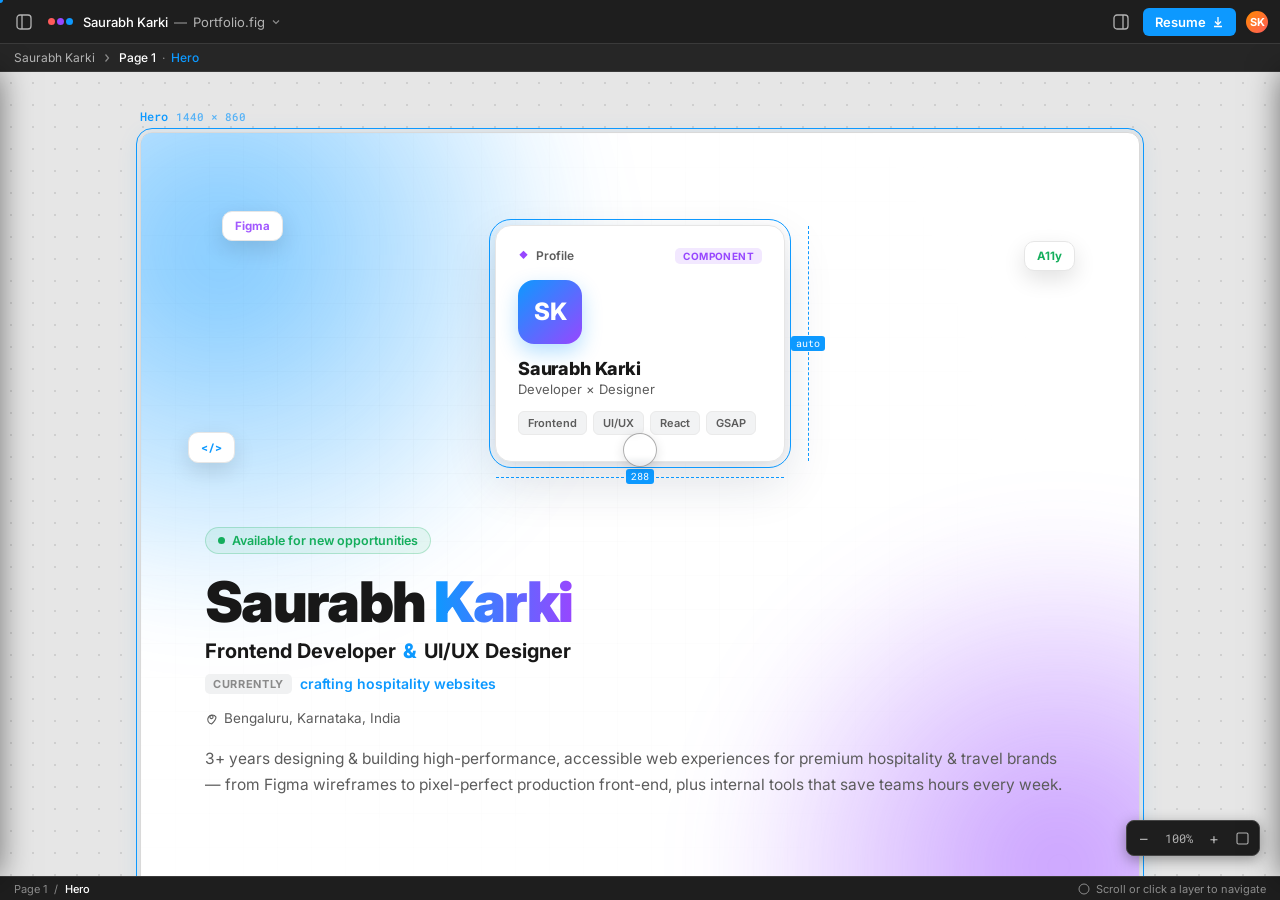
<file: index.html>
<!DOCTYPE html>
<html lang="en">
<head>
<meta charset="UTF-8">
<meta name="viewport" content="width=device-width, initial-scale=1.0">
<title>Saurabh Karki — Frontend Developer &amp; UI/UX Designer</title>
<meta name="description" content="Saurabh Karki — Frontend Developer & UI/UX Designer. Portfolio designed as an interactive Figma-style workspace.">
<link rel="icon" href="data:image/svg+xml,%3Csvg xmlns='http://www.w3.org/2000/svg' viewBox='0 0 24 24'%3E%3Crect width='24' height='24' rx='5' fill='%230d99ff'/%3E%3Ctext x='12' y='17' font-size='13' font-family='Arial' font-weight='700' text-anchor='middle' fill='white'%3ESK%3C/text%3E%3C/svg%3E">
<link rel="preconnect" href="https://fonts.googleapis.com">
<link rel="preconnect" href="https://fonts.gstatic.com" crossorigin>
<link href="https://fonts.googleapis.com/css2?family=Inter:wght@400;500;600;700;800;900&family=Roboto+Mono:wght@400;500&display=swap" rel="stylesheet">
<link rel="stylesheet" href="css/style.css">
<script>document.documentElement.className += ' js';</script>
</head>
<body data-page="home">
<a class="skip-link" href="#canvas">Skip to content</a>

<div class="app">

  <!-- ============ TOP BAR (Figma window chrome) ============ -->
  <header class="topbar">
    <div class="topbar-left">
      <button class="icon-btn" id="menuToggle" aria-label="Toggle layers panel">
        <svg width="16" height="16" viewBox="0 0 16 16" fill="none"><rect x="1" y="1" width="14" height="14" rx="3" stroke="currentColor" stroke-width="1.3"/><path d="M6 1v14" stroke="currentColor" stroke-width="1.3"/></svg>
      </button>
      <div class="logo-mark" aria-hidden="true">
        <span class="dot dot-red"></span><span class="dot dot-purple"></span><span class="dot dot-blue"></span>
      </div>
      <div class="file-tab">
        <span class="file-name">Saurabh Karki</span><span class="file-sep">—</span><span class="file-name-muted">Portfolio.fig</span>
        <svg class="chevron" width="10" height="10" viewBox="0 0 10 10"><path d="M2 3.5L5 6.5L8 3.5" stroke="currentColor" stroke-width="1.2" fill="none"/></svg>
      </div>
    </div>

    <div class="topbar-center">
      <div class="tool-group">
        <button class="tool-btn active" data-tool="move" title="Move (V)">
          <svg width="16" height="16" viewBox="0 0 16 16" fill="none"><path d="M4 1l5 12 1.5-4.7L15 7 4 1z" fill="currentColor"/></svg>
        </button>
        <button class="tool-btn" data-tool="frame" title="Frame (F)">
          <svg width="16" height="16" viewBox="0 0 16 16" fill="none"><path d="M5 1v14M11 1v14M1 5h14M1 11h14" stroke="currentColor" stroke-width="1.3"/></svg>
        </button>
        <button class="tool-btn" data-tool="pen" title="Pen (P)">
          <svg width="16" height="16" viewBox="0 0 16 16" fill="none"><path d="M2 14l1-4 8-8 3 3-8 8-4 1z" stroke="currentColor" stroke-width="1.2" fill="none"/></svg>
        </button>
        <button class="tool-btn" data-tool="text" title="Text (T)">
          <svg width="16" height="16" viewBox="0 0 16 16" fill="none"><path d="M3 3h10M8 3v10" stroke="currentColor" stroke-width="1.3"/></svg>
        </button>
        <button class="tool-btn" data-tool="comment" title="Comment (C)">
          <svg width="16" height="16" viewBox="0 0 16 16" fill="none"><path d="M2 3h12v7H6l-3 3V10H2V3z" stroke="currentColor" stroke-width="1.2" fill="none"/></svg>
        </button>
      </div>
    </div>

    <div class="topbar-right">
      <button class="icon-btn" id="rightToggle" aria-label="Toggle design panel">
        <svg width="16" height="16" viewBox="0 0 16 16" fill="none"><rect x="1" y="1" width="14" height="14" rx="3" stroke="currentColor" stroke-width="1.3"/><path d="M10 1v14" stroke="currentColor" stroke-width="1.3"/></svg>
      </button>
      <div class="zoom-chip" id="topZoom">100%</div>
      <a class="share-btn" href="assets/Saurabh_Karki_Resume.pdf" download>
        <span>Resume</span> <svg width="12" height="12" viewBox="0 0 12 12" fill="none"><path d="M6 1v7M3 5.5L6 8.5L9 5.5M2 10.5h8" stroke="currentColor" stroke-width="1.3" fill="none"/></svg>
      </a>
      <div class="avatar" title="Saurabh Karki">SK</div>
    </div>
  </header>

  <!-- ============ BREADCRUMB BAR ============ -->
  <div class="breadcrumb">
    <span>Saurabh Karki</span>
    <svg width="12" height="12" viewBox="0 0 12 12"><path d="M4.5 2.5L7.5 6L4.5 9.5" stroke="currentColor" stroke-width="1.2" fill="none"/></svg>
    <span class="active-crumb" id="activeCrumb">Page 1</span>
    <span class="crumb-dim">·</span>
    <span class="crumb-dim" id="activeCrumbSection">Hero</span>
  </div>

  <!-- ============ MAIN WORKSPACE ============ -->
  <div class="workspace">

    <!-- LEFT SIDEBAR — Layers panel doubles as site navigation -->
    <aside class="sidebar sidebar-left" id="leftPanel">
      <div class="panel-tabs">
        <button class="panel-tab active">Layers</button>
        <button class="panel-tab">Assets</button>
        <svg class="search-icon" width="14" height="14" viewBox="0 0 14 14" fill="none"><circle cx="6" cy="6" r="4.3" stroke="currentColor" stroke-width="1.2"/><path d="M9.3 9.3L13 13" stroke="currentColor" stroke-width="1.2"/></svg>
      </div>
      <div class="layers-tree" id="layersTree">
        <div class="layer-row page-row">
          <svg class="twist" width="10" height="10" viewBox="0 0 10 10"><path d="M3 2l4 3-4 3" fill="currentColor"/></svg>
          <svg class="layer-icon page-icon" width="14" height="14" viewBox="0 0 14 14" fill="none"><rect x="2" y="1" width="10" height="12" rx="1" stroke="currentColor" stroke-width="1.1"/></svg>
          <span class="layer-name">Page 1</span>
        </div>
        <nav class="layer-children" id="navLinks">
          <!-- populated by JS from the frames present on the page -->
        </nav>
      </div>
      <div class="panel-footer">
        <svg width="13" height="13" viewBox="0 0 13 13" fill="none"><circle cx="6.5" cy="6.5" r="5.5" stroke="currentColor" stroke-width="1.1"/><path d="M6.5 4v3l2 1" stroke="currentColor" stroke-width="1.1"/></svg>
        <span>Last edited Today</span>
      </div>
    </aside>

    <!-- CENTER CANVAS -->
    <main class="canvas-wrap">
      <div class="ruler ruler-top" id="rulerTop"></div>
      <div class="ruler ruler-left" id="rulerLeft"></div>

      <div class="canvas" id="canvas" tabindex="-1">
        <div class="canvas-inner" id="canvasInner">

          <!-- ===== HERO / Frame ===== -->
          <section class="frame" id="hero" data-layer="Hero" data-sub="2">
            <div class="frame-label">Hero <span class="frame-dim">1440 × 860</span></div>
            <div class="frame-body hero-body">
              <div class="hero-aurora" aria-hidden="true"></div>
              <div class="hero-grid-overlay" aria-hidden="true"></div>

              <div class="hero-content">
                <div class="eyebrow reveal">
                  <span class="pulse-dot"></span> Available for new opportunities
                </div>
                <h1 class="hero-title reveal">Saurabh <span class="grad">Karki</span></h1>
                <p class="hero-role reveal">Frontend Developer <span class="role-amp">&amp;</span> UI/UX Designer</p>
                <div class="hero-rotator reveal" aria-hidden="true">
                  <span class="rot-label">Currently</span>
                  <span class="rot-viewport"><span class="rot-words" id="rotWords">
                    <span class="rot-word">crafting hospitality websites</span>
                    <span class="rot-word">designing in Figma</span>
                    <span class="rot-word">building internal tools</span>
                    <span class="rot-word">shipping accessible UI</span>
                  </span></span>
                </div>
                <p class="hero-loc reveal">
                  <svg width="13" height="13" viewBox="0 0 13 13" fill="none"><path d="M6.5 12S11 8.2 11 5.1A4.5 4.5 0 106.5 12z" stroke="currentColor" stroke-width="1.1"/><circle cx="6.5" cy="5" r="1.6" stroke="currentColor" stroke-width="1.1"/></svg>
                  Bengaluru, Karnataka, India
                </p>
                <p class="hero-summary reveal">3+ years designing &amp; building high-performance, accessible web experiences for premium hospitality &amp; travel brands — from Figma wireframes to pixel-perfect production front-end, plus internal tools that save teams hours every week.</p>
                <div class="hero-cta reveal">
                  <a href="#projects" class="btn btn-primary" data-nav>View Work
                    <svg width="13" height="13" viewBox="0 0 13 13" fill="none"><path d="M2.5 6.5h8M7 3l3.5 3.5L7 10" stroke="currentColor" stroke-width="1.4" fill="none"/></svg>
                  </a>
                  <a href="#contact" class="btn btn-secondary" data-nav>Get in Touch</a>
                  <a href="assets/Saurabh_Karki_Resume.pdf" class="btn btn-ghost" download>
                    Download CV
                    <svg width="12" height="12" viewBox="0 0 12 12" fill="none"><path d="M6 1v7M3 5.5L6 8.5L9 5.5M2 10.5h8" stroke="currentColor" stroke-width="1.3" fill="none"/></svg>
                  </a>
                </div>
              </div>

              <!-- On-theme "component preview" with Figma-style measurement annotations -->
              <div class="hero-visual reveal" aria-hidden="true">
                <div class="spec-card float-anim">
                  <div class="spec-card-head">
                    <span class="spec-diamond"><svg width="11" height="11" viewBox="0 0 16 16"><path d="M8 1l6 6-6 6-6-6 6-6z" fill="currentColor"/></svg></span>
                    Profile
                    <span class="spec-badge">Component</span>
                  </div>
                  <div class="spec-avatar">SK</div>
                  <div class="spec-name">Saurabh Karki</div>
                  <div class="spec-sub">Developer × Designer</div>
                  <div class="spec-tags">
                    <span>Frontend</span><span>UI/UX</span><span>React</span><span>GSAP</span>
                  </div>
                  <span class="measure measure-w"><span class="m-line"></span><span class="m-val">288</span></span>
                  <span class="measure measure-h"><span class="m-line"></span><span class="m-val">auto</span></span>
                </div>
                <span class="float-chip chip-fig">Figma</span>
                <span class="float-chip chip-code">&lt;/&gt;</span>
                <span class="float-chip chip-a11y">A11y</span>
              </div>
            </div>
          </section>

          <!-- ===== ABOUT / Frame ===== -->
          <section class="frame" id="about" data-layer="About" data-sub="4">
            <div class="frame-label">About <span class="frame-dim">1440 × 380</span></div>
            <div class="frame-body">
              <span class="section-tag reveal">01 · Summary</span>
              <h2 class="section-title reveal">Professional Summary</h2>
              <p class="about-text reveal">Results-driven Frontend Developer &amp; UI/UX Designer with 3+ years of experience designing and building high-performance, responsive web applications and hospitality websites. Expertise across the full product surface — UI/UX design in Figma, HTML, CSS, JavaScript, React.js, GSAP, accessibility (ADA/WCAG), SEO, performance tuning, internal tooling, mentorship, prompt engineering, and AI skill development — building AI skills that automate website builds, CMS migrations, ADA testing, and PageSpeed optimization.</p>
              <div class="about-stats">
                <div class="stat-card reveal"><span class="stat-num" data-count="3" data-suffix="+">3+</span><span class="stat-label">Years Experience</span></div>
                <div class="stat-card reveal"><span class="stat-num" data-count="12" data-suffix="+">12+</span><span class="stat-label">Client Websites Shipped</span></div>
                <div class="stat-card reveal"><span class="stat-num" data-count="5" data-suffix="">5</span><span class="stat-label">Developers Mentored</span></div>
                <div class="stat-card reveal"><span class="stat-num" data-count="6" data-suffix="×">6×</span><span class="stat-label">Faster Popup Deployment</span></div>
              </div>
            </div>
          </section>

          <!-- ===== SKILLS / Frame ===== -->
          <section class="frame" id="skills" data-layer="Skills" data-sub="5">
            <div class="frame-label">Skills <span class="frame-dim">1440 × 520</span></div>
            <div class="frame-body">
              <span class="section-tag reveal">02 · Toolkit</span>
              <h2 class="section-title reveal">Skills &amp; Tools</h2>
              <div class="skills-grid" id="skillsGrid"></div>
            </div>
          </section>

          <!-- ===== EXPERIENCE / Frame ===== -->
          <section class="frame" id="experience" data-layer="Experience" data-sub="2">
            <div class="frame-label">Experience <span class="frame-dim">1440 × 640</span></div>
            <div class="frame-body">
              <span class="section-tag reveal">03 · Career</span>
              <h2 class="section-title reveal">Professional Experience</h2>
              <div class="exp-card reveal">
                <div class="exp-head">
                  <div>
                    <h3 class="exp-role">Web Developer <span class="exp-amp">&amp;</span> UI/UX Designer</h3>
                    <div class="exp-company">Simplotel</div>
                  </div>
                  <span class="exp-date">2023 — Present</span>
                </div>
                <ul class="exp-list">
                  <li><b>Designed &amp; developed</b> high-performance hospitality and travel websites for premium hotel, resort, and luxury residential brands — owning both the UI/UX design and the production front-end.</li>
                  <li>Led design end-to-end: wireframes, UI, design systems and prototypes in <b>Figma</b>, refined visuals in <b>Photoshop</b> — every showcased client project was <b>designed by me</b>, then built responsive and mobile-first with HTML, CSS, JavaScript, React.js &amp; GSAP.</li>
                  <li>Improved website performance through code optimization, lazy loading, and frontend architecture enhancements.</li>
                  <li>Collaborated with QA engineers, project managers, and stakeholders to ship high-quality, accessible web experiences.</li>
                  <li>Built AI <b>skills</b> with prompt engineering that automate Simplotel web delivery: a <b>website-build skill</b> that turns a hotel's MoM into a complete website in a single day, a <b>CMS-to-AI migration skill</b>, an <b>ADA accessibility skill</b>, and a <b>PageSpeed optimization skill</b> that works on any website.</li>
                  <li>Performed <b>ADA testing</b> and remediation for all of Simplotel's US websites.</li>
                  <li>Leveraged AI design &amp; dev tools — <b>Claude</b>, <b>Lovable</b>, ChatGPT, Cursor &amp; GitHub Copilot — for AI-assisted design, coding, debugging and documentation.</li>
                </ul>
                <div class="exp-tools">
                  <span class="exp-tools-label">Design toolkit</span>
                  <div class="chip-row">
                    <span class="chip chip-tool">Figma</span>
                    <span class="chip chip-tool">Adobe Photoshop</span>
                    <span class="chip chip-tool">Claude (AI Design)</span>
                    <span class="chip chip-tool">Lovable</span>
                    <span class="chip chip-tool">AI-Assisted Design</span>
                    <span class="chip chip-tool">Wireframing</span>
                    <span class="chip chip-tool">Prototyping</span>
                  </div>
                </div>
              </div>
            </div>
          </section>

          <!-- ===== HIGHLIGHTS / Frame ===== -->
          <section class="frame" id="highlights" data-layer="Highlights" data-sub="10">
            <div class="frame-label">Highlights <span class="frame-dim">1440 × 480</span></div>
            <div class="frame-body">
              <span class="section-tag reveal">04 · Impact</span>
              <h2 class="section-title reveal">Key Contributions &amp; Leadership</h2>
              <div class="highlight-grid" id="highlightGrid"></div>
            </div>
          </section>

          <!-- ===== PROJECTS / Frame ===== -->
          <section class="frame" id="projects" data-layer="Projects" data-sub="3">
            <div class="frame-label">Projects <span class="frame-dim">1440 × 520</span></div>
            <div class="frame-body">
              <span class="section-tag reveal">05 · Selected Work</span>
              <h2 class="section-title reveal">Featured Projects</h2>
              <p class="section-sub reveal">Hospitality &amp; luxury brands I designed and built at Simplotel. All UI/UX designed by me in Figma, then shipped to production.</p>
              <div class="project-grid featured-grid" id="featuredGrid"></div>
              <div class="projects-more reveal">
                <a class="btn btn-outline btn-lg" href="projects.html">
                  View all projects
                  <span class="more-count">12</span>
                  <svg width="14" height="14" viewBox="0 0 14 14" fill="none"><path d="M2.5 7h8.5M7 3l4 4-4 4" stroke="currentColor" stroke-width="1.5" fill="none"/></svg>
                </a>
              </div>
            </div>
          </section>

          <!-- ===== CASE STUDIES / Frame ===== -->
          <section class="frame" id="casestudies" data-layer="Case Studies" data-sub="3">
            <div class="frame-label">Case Studies <span class="frame-dim">1440 × 520</span></div>
            <div class="frame-body">
              <span class="section-tag reveal">06 · Deep Dives</span>
              <h2 class="section-title reveal">Case Studies</h2>
              <p class="section-sub reveal">Detailed write-ups of problems I solved end-to-end. Full case studies coming soon — here's a preview of what's on the way.</p>
              <div class="case-grid" id="caseGrid"></div>
            </div>
          </section>

          <!-- ===== CONTACT / Frame ===== -->
          <section class="frame frame-last" id="contact" data-layer="Contact" data-sub="4">
            <div class="frame-label">Contact <span class="frame-dim">1440 × 420</span></div>
            <div class="frame-body">
              <span class="section-tag reveal">07 · Let's Connect</span>
              <h2 class="section-title reveal">Get In Touch</h2>
              <p class="section-sub reveal">Open to frontend, web development &amp; UI/UX design roles. Reach out through any of the channels below.</p>
              <div class="contact-grid">
                <a class="contact-card reveal" href="mailto:sskmas2058@gmail.com">
                  <svg width="18" height="18" viewBox="0 0 18 18" fill="none"><rect x="1.5" y="3.5" width="15" height="11" rx="1.5" stroke="currentColor" stroke-width="1.2"/><path d="M2 4.5l7 5.5 7-5.5" stroke="currentColor" stroke-width="1.2"/></svg>
                  <div><span class="contact-label">Email</span><span class="contact-value">sskmas2058@gmail.com</span></div>
                </a>
                <a class="contact-card reveal" href="tel:+918006601623">
                  <svg width="18" height="18" viewBox="0 0 18 18" fill="none"><path d="M4 2h3l1.5 4-2 1.5a10 10 0 005 5l1.5-2 4 1.5v3c0 1-1 1.5-2 1.5C9.5 16.5 1.5 8.5 1.5 4c0-1 .5-2 1.5-2z" stroke="currentColor" stroke-width="1.1" fill="none"/></svg>
                  <div><span class="contact-label">Phone</span><span class="contact-value">+91 8006601623</span></div>
                </a>
                <a class="contact-card reveal" href="https://www.linkedin.com/in/saurabh-karki-271838140/" target="_blank" rel="noopener">
                  <svg width="18" height="18" viewBox="0 0 18 18" fill="none"><rect x="1.5" y="1.5" width="15" height="15" rx="2.5" stroke="currentColor" stroke-width="1.2"/><path d="M5.5 7.5v6M5.5 5.2v.1M9 13.5V9.8c0-1.3 1-2.3 2.2-2.3 1.2 0 1.8.9 1.8 2.3v3.7" stroke="currentColor" stroke-width="1.1"/></svg>
                  <div><span class="contact-label">LinkedIn</span><span class="contact-value">saurabh-karki-271838140</span></div>
                </a>
                <a class="contact-card reveal" href="https://www.google.com/maps/place/Bengaluru,+Karnataka" target="_blank" rel="noopener">
                  <svg width="18" height="18" viewBox="0 0 18 18" fill="none"><path d="M9 16.5S15 11 15 6.8A6 6 0 003 6.8C3 11 9 16.5 9 16.5z" stroke="currentColor" stroke-width="1.1"/><circle cx="9" cy="6.7" r="2.2" stroke="currentColor" stroke-width="1.1"/></svg>
                  <div><span class="contact-label">Location</span><span class="contact-value">Bengaluru, India</span></div>
                </a>
              </div>
              <div class="footer-strip">
                <span>© <span id="year"></span> Saurabh Karki</span>
                <span class="footer-dim">Designed as an interactive Figma workspace · Built with HTML, CSS &amp; JS</span>
              </div>
            </div>
          </section>

        </div>
      </div>

      <div class="zoom-controls">
        <button id="zoomOut" aria-label="Zoom out">–</button>
        <span id="zoomLevel">100%</span>
        <button id="zoomIn" aria-label="Zoom in">+</button>
        <button id="zoomReset" aria-label="Reset zoom">
          <svg width="13" height="13" viewBox="0 0 13 13" fill="none"><rect x="1" y="1" width="11" height="11" rx="1.5" stroke="currentColor" stroke-width="1.1"/></svg>
        </button>
      </div>
    </main>

    <!-- RIGHT SIDEBAR — Design / Properties panel -->
    <aside class="sidebar sidebar-right" id="rightPanel">
      <div class="panel-tabs">
        <button class="panel-tab active">Design</button>
        <button class="panel-tab">Prototype</button>
      </div>
      <div class="props-scroll" id="propsScroll">
        <!-- populated dynamically by JS per-section -->
      </div>
    </aside>

  </div>

  <!-- ============ BOTTOM STATUS BAR ============ -->
  <footer class="statusbar">
    <span class="status-left">Page 1 <span class="status-dim">/</span> <span id="statusLayer">Hero</span></span>
    <span class="status-right">
      <svg width="12" height="12" viewBox="0 0 12 12" fill="none"><circle cx="6" cy="6" r="5" stroke="currentColor" stroke-width="1"/></svg>
      Scroll or click a layer to navigate
    </span>
  </footer>

</div>

<script src="js/script.js"></script>
</body>
</html>
</file>
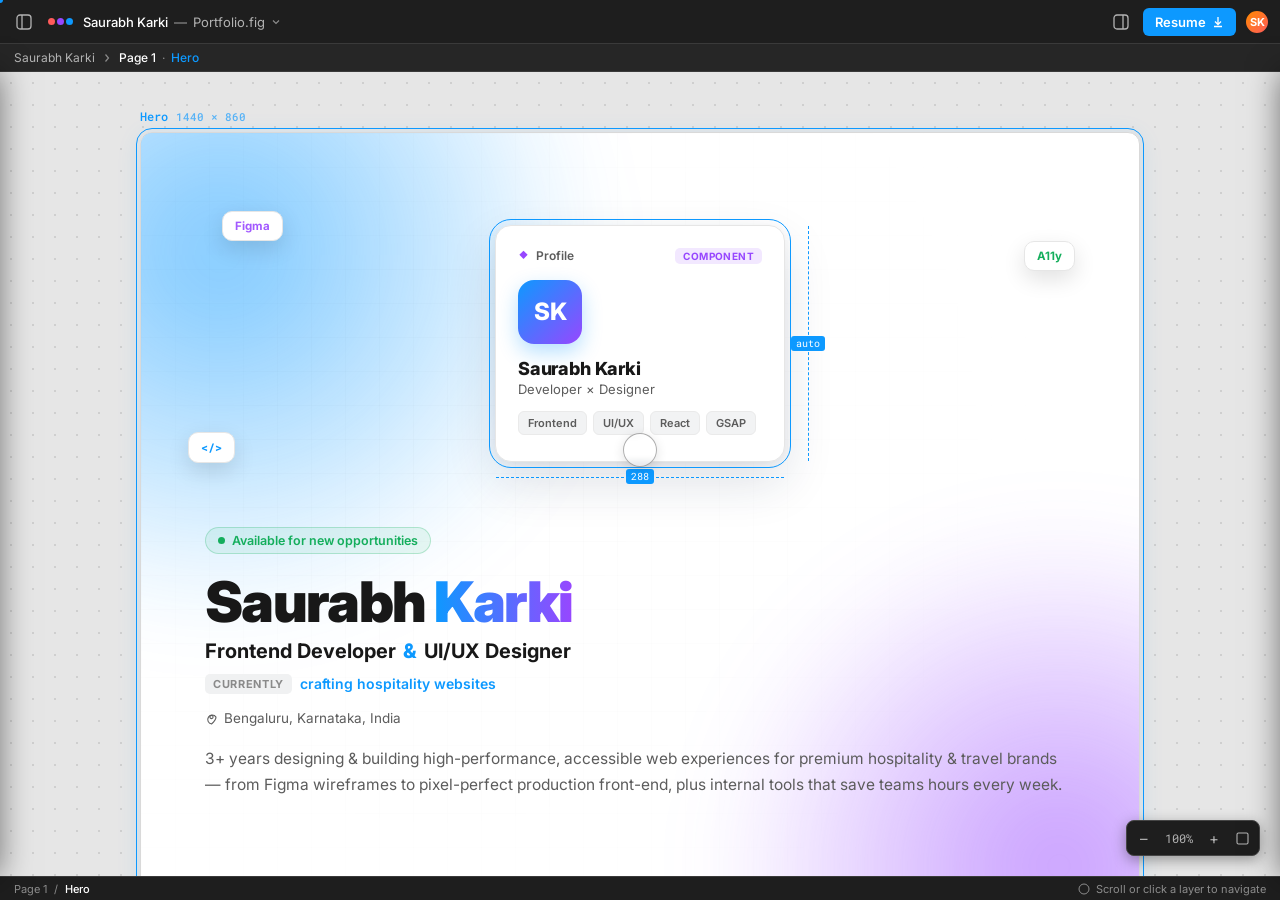
<file: portfolio/index.html>
<!DOCTYPE html>
<html lang="en">
<head>
<meta charset="UTF-8">
<meta name="viewport" content="width=device-width, initial-scale=1.0">
<title>Saurabh Karki — Frontend Developer &amp; UI/UX Designer</title>
<meta name="description" content="Saurabh Karki — Frontend Developer & UI/UX Designer. Portfolio designed as an interactive Figma-style workspace.">
<link rel="icon" href="data:image/svg+xml,%3Csvg xmlns='http://www.w3.org/2000/svg' viewBox='0 0 24 24'%3E%3Crect width='24' height='24' rx='5' fill='%230d99ff'/%3E%3Ctext x='12' y='17' font-size='13' font-family='Arial' font-weight='700' text-anchor='middle' fill='white'%3ESK%3C/text%3E%3C/svg%3E">
<link rel="preconnect" href="https://fonts.googleapis.com">
<link rel="preconnect" href="https://fonts.gstatic.com" crossorigin>
<link href="https://fonts.googleapis.com/css2?family=Inter:wght@400;500;600;700;800;900&family=Roboto+Mono:wght@400;500&display=swap" rel="stylesheet">
<link rel="stylesheet" href="css/style.css">
<script>document.documentElement.className += ' js';</script>
</head>
<body data-page="home">
<a class="skip-link" href="#canvas">Skip to content</a>

<div class="app">

  <!-- ============ TOP BAR (Figma window chrome) ============ -->
  <header class="topbar">
    <div class="topbar-left">
      <button class="icon-btn" id="menuToggle" aria-label="Toggle layers panel">
        <svg width="16" height="16" viewBox="0 0 16 16" fill="none"><rect x="1" y="1" width="14" height="14" rx="3" stroke="currentColor" stroke-width="1.3"/><path d="M6 1v14" stroke="currentColor" stroke-width="1.3"/></svg>
      </button>
      <div class="logo-mark" aria-hidden="true">
        <span class="dot dot-red"></span><span class="dot dot-purple"></span><span class="dot dot-blue"></span>
      </div>
      <div class="file-tab">
        <span class="file-name">Saurabh Karki</span><span class="file-sep">—</span><span class="file-name-muted">Portfolio.fig</span>
        <svg class="chevron" width="10" height="10" viewBox="0 0 10 10"><path d="M2 3.5L5 6.5L8 3.5" stroke="currentColor" stroke-width="1.2" fill="none"/></svg>
      </div>
    </div>

    <div class="topbar-center">
      <div class="tool-group">
        <button class="tool-btn active" data-tool="move" title="Move (V)">
          <svg width="16" height="16" viewBox="0 0 16 16" fill="none"><path d="M4 1l5 12 1.5-4.7L15 7 4 1z" fill="currentColor"/></svg>
        </button>
        <button class="tool-btn" data-tool="frame" title="Frame (F)">
          <svg width="16" height="16" viewBox="0 0 16 16" fill="none"><path d="M5 1v14M11 1v14M1 5h14M1 11h14" stroke="currentColor" stroke-width="1.3"/></svg>
        </button>
        <button class="tool-btn" data-tool="pen" title="Pen (P)">
          <svg width="16" height="16" viewBox="0 0 16 16" fill="none"><path d="M2 14l1-4 8-8 3 3-8 8-4 1z" stroke="currentColor" stroke-width="1.2" fill="none"/></svg>
        </button>
        <button class="tool-btn" data-tool="text" title="Text (T)">
          <svg width="16" height="16" viewBox="0 0 16 16" fill="none"><path d="M3 3h10M8 3v10" stroke="currentColor" stroke-width="1.3"/></svg>
        </button>
        <button class="tool-btn" data-tool="comment" title="Comment (C)">
          <svg width="16" height="16" viewBox="0 0 16 16" fill="none"><path d="M2 3h12v7H6l-3 3V10H2V3z" stroke="currentColor" stroke-width="1.2" fill="none"/></svg>
        </button>
      </div>
    </div>

    <div class="topbar-right">
      <button class="icon-btn" id="rightToggle" aria-label="Toggle design panel">
        <svg width="16" height="16" viewBox="0 0 16 16" fill="none"><rect x="1" y="1" width="14" height="14" rx="3" stroke="currentColor" stroke-width="1.3"/><path d="M10 1v14" stroke="currentColor" stroke-width="1.3"/></svg>
      </button>
      <div class="zoom-chip" id="topZoom">100%</div>
      <a class="share-btn" href="assets/Saurabh_Karki_Resume.pdf" download>
        <span>Resume</span> <svg width="12" height="12" viewBox="0 0 12 12" fill="none"><path d="M6 1v7M3 5.5L6 8.5L9 5.5M2 10.5h8" stroke="currentColor" stroke-width="1.3" fill="none"/></svg>
      </a>
      <div class="avatar" title="Saurabh Karki">SK</div>
    </div>
  </header>

  <!-- ============ BREADCRUMB BAR ============ -->
  <div class="breadcrumb">
    <span>Saurabh Karki</span>
    <svg width="12" height="12" viewBox="0 0 12 12"><path d="M4.5 2.5L7.5 6L4.5 9.5" stroke="currentColor" stroke-width="1.2" fill="none"/></svg>
    <span class="active-crumb" id="activeCrumb">Page 1</span>
    <span class="crumb-dim">·</span>
    <span class="crumb-dim" id="activeCrumbSection">Hero</span>
  </div>

  <!-- ============ MAIN WORKSPACE ============ -->
  <div class="workspace">

    <!-- LEFT SIDEBAR — Layers panel doubles as site navigation -->
    <aside class="sidebar sidebar-left" id="leftPanel">
      <div class="panel-tabs">
        <button class="panel-tab active">Layers</button>
        <button class="panel-tab">Assets</button>
        <svg class="search-icon" width="14" height="14" viewBox="0 0 14 14" fill="none"><circle cx="6" cy="6" r="4.3" stroke="currentColor" stroke-width="1.2"/><path d="M9.3 9.3L13 13" stroke="currentColor" stroke-width="1.2"/></svg>
      </div>
      <div class="layers-tree" id="layersTree">
        <div class="layer-row page-row">
          <svg class="twist" width="10" height="10" viewBox="0 0 10 10"><path d="M3 2l4 3-4 3" fill="currentColor"/></svg>
          <svg class="layer-icon page-icon" width="14" height="14" viewBox="0 0 14 14" fill="none"><rect x="2" y="1" width="10" height="12" rx="1" stroke="currentColor" stroke-width="1.1"/></svg>
          <span class="layer-name">Page 1</span>
        </div>
        <nav class="layer-children" id="navLinks">
          <!-- populated by JS from the frames present on the page -->
        </nav>
      </div>
      <div class="panel-footer">
        <svg width="13" height="13" viewBox="0 0 13 13" fill="none"><circle cx="6.5" cy="6.5" r="5.5" stroke="currentColor" stroke-width="1.1"/><path d="M6.5 4v3l2 1" stroke="currentColor" stroke-width="1.1"/></svg>
        <span>Last edited Today</span>
      </div>
    </aside>

    <!-- CENTER CANVAS -->
    <main class="canvas-wrap">
      <div class="ruler ruler-top" id="rulerTop"></div>
      <div class="ruler ruler-left" id="rulerLeft"></div>

      <div class="canvas" id="canvas" tabindex="-1">
        <div class="canvas-inner" id="canvasInner">

          <!-- ===== HERO / Frame ===== -->
          <section class="frame" id="hero" data-layer="Hero" data-sub="2">
            <div class="frame-label">Hero <span class="frame-dim">1440 × 860</span></div>
            <div class="frame-body hero-body">
              <div class="hero-aurora" aria-hidden="true"></div>
              <div class="hero-grid-overlay" aria-hidden="true"></div>

              <div class="hero-content">
                <div class="eyebrow reveal">
                  <span class="pulse-dot"></span> Available for new opportunities
                </div>
                <h1 class="hero-title reveal">Saurabh <span class="grad">Karki</span></h1>
                <p class="hero-role reveal">Frontend Developer <span class="role-amp">&amp;</span> UI/UX Designer</p>
                <div class="hero-rotator reveal" aria-hidden="true">
                  <span class="rot-label">Currently</span>
                  <span class="rot-viewport"><span class="rot-words" id="rotWords">
                    <span class="rot-word">crafting hospitality websites</span>
                    <span class="rot-word">designing in Figma</span>
                    <span class="rot-word">building internal tools</span>
                    <span class="rot-word">shipping accessible UI</span>
                  </span></span>
                </div>
                <p class="hero-loc reveal">
                  <svg width="13" height="13" viewBox="0 0 13 13" fill="none"><path d="M6.5 12S11 8.2 11 5.1A4.5 4.5 0 106.5 12z" stroke="currentColor" stroke-width="1.1"/><circle cx="6.5" cy="5" r="1.6" stroke="currentColor" stroke-width="1.1"/></svg>
                  Bengaluru, Karnataka, India
                </p>
                <p class="hero-summary reveal">3+ years designing &amp; building high-performance, accessible web experiences for premium hospitality &amp; travel brands — from Figma wireframes to pixel-perfect production front-end, plus internal tools that save teams hours every week.</p>
                <div class="hero-cta reveal">
                  <a href="#projects" class="btn btn-primary" data-nav>View Work
                    <svg width="13" height="13" viewBox="0 0 13 13" fill="none"><path d="M2.5 6.5h8M7 3l3.5 3.5L7 10" stroke="currentColor" stroke-width="1.4" fill="none"/></svg>
                  </a>
                  <a href="#contact" class="btn btn-secondary" data-nav>Get in Touch</a>
                  <a href="assets/Saurabh_Karki_Resume.pdf" class="btn btn-ghost" download>
                    Download CV
                    <svg width="12" height="12" viewBox="0 0 12 12" fill="none"><path d="M6 1v7M3 5.5L6 8.5L9 5.5M2 10.5h8" stroke="currentColor" stroke-width="1.3" fill="none"/></svg>
                  </a>
                </div>
              </div>

              <!-- On-theme "component preview" with Figma-style measurement annotations -->
              <div class="hero-visual reveal" aria-hidden="true">
                <div class="spec-card float-anim">
                  <div class="spec-card-head">
                    <span class="spec-diamond"><svg width="11" height="11" viewBox="0 0 16 16"><path d="M8 1l6 6-6 6-6-6 6-6z" fill="currentColor"/></svg></span>
                    Profile
                    <span class="spec-badge">Component</span>
                  </div>
                  <div class="spec-avatar">SK</div>
                  <div class="spec-name">Saurabh Karki</div>
                  <div class="spec-sub">Developer × Designer</div>
                  <div class="spec-tags">
                    <span>Frontend</span><span>UI/UX</span><span>React</span><span>GSAP</span>
                  </div>
                  <span class="measure measure-w"><span class="m-line"></span><span class="m-val">288</span></span>
                  <span class="measure measure-h"><span class="m-line"></span><span class="m-val">auto</span></span>
                </div>
                <span class="float-chip chip-fig">Figma</span>
                <span class="float-chip chip-code">&lt;/&gt;</span>
                <span class="float-chip chip-a11y">A11y</span>
              </div>
            </div>
          </section>

          <!-- ===== ABOUT / Frame ===== -->
          <section class="frame" id="about" data-layer="About" data-sub="4">
            <div class="frame-label">About <span class="frame-dim">1440 × 380</span></div>
            <div class="frame-body">
              <span class="section-tag reveal">01 · Summary</span>
              <h2 class="section-title reveal">Professional Summary</h2>
              <p class="about-text reveal">Results-driven Frontend Developer &amp; UI/UX Designer with 3+ years of experience designing and building high-performance, responsive web applications and hospitality websites. Expertise across the full product surface — UI/UX design in Figma, HTML, CSS, JavaScript, React.js, GSAP, accessibility (ADA/WCAG), SEO, performance tuning, internal tooling, mentorship, and AI-assisted workflows.</p>
              <div class="about-stats">
                <div class="stat-card reveal"><span class="stat-num" data-count="3" data-suffix="+">3+</span><span class="stat-label">Years Experience</span></div>
                <div class="stat-card reveal"><span class="stat-num" data-count="12" data-suffix="+">12+</span><span class="stat-label">Client Websites Shipped</span></div>
                <div class="stat-card reveal"><span class="stat-num" data-count="5" data-suffix="">5</span><span class="stat-label">Developers Mentored</span></div>
                <div class="stat-card reveal"><span class="stat-num" data-count="6" data-suffix="×">6×</span><span class="stat-label">Faster Popup Deployment</span></div>
              </div>
            </div>
          </section>

          <!-- ===== SKILLS / Frame ===== -->
          <section class="frame" id="skills" data-layer="Skills" data-sub="5">
            <div class="frame-label">Skills <span class="frame-dim">1440 × 520</span></div>
            <div class="frame-body">
              <span class="section-tag reveal">02 · Toolkit</span>
              <h2 class="section-title reveal">Skills &amp; Tools</h2>
              <div class="skills-grid" id="skillsGrid"></div>
            </div>
          </section>

          <!-- ===== EXPERIENCE / Frame ===== -->
          <section class="frame" id="experience" data-layer="Experience" data-sub="2">
            <div class="frame-label">Experience <span class="frame-dim">1440 × 640</span></div>
            <div class="frame-body">
              <span class="section-tag reveal">03 · Career</span>
              <h2 class="section-title reveal">Professional Experience</h2>
              <div class="exp-card reveal">
                <div class="exp-head">
                  <div>
                    <h3 class="exp-role">Web Developer <span class="exp-amp">&amp;</span> UI/UX Designer</h3>
                    <div class="exp-company">Simplotel</div>
                  </div>
                  <span class="exp-date">2023 — Present</span>
                </div>
                <ul class="exp-list">
                  <li><b>Designed &amp; developed</b> high-performance hospitality and travel websites for premium hotel, resort, and luxury residential brands — owning both the UI/UX design and the production front-end.</li>
                  <li>Led design end-to-end: wireframes, UI, design systems and prototypes in <b>Figma</b>, refined visuals in <b>Photoshop</b> — every showcased client project was <b>designed by me</b>, then built responsive and mobile-first with HTML, CSS, JavaScript, React.js &amp; GSAP.</li>
                  <li>Improved website performance through code optimization, lazy loading, and frontend architecture enhancements.</li>
                  <li>Collaborated with QA engineers, project managers, and stakeholders to ship high-quality, accessible web experiences.</li>
                  <li>Leveraged AI design &amp; dev tools — <b>Claude</b>, <b>Lovable</b>, ChatGPT, Cursor &amp; GitHub Copilot — for AI-assisted design, coding, debugging and documentation.</li>
                </ul>
                <div class="exp-tools">
                  <span class="exp-tools-label">Design toolkit</span>
                  <div class="chip-row">
                    <span class="chip chip-tool">Figma</span>
                    <span class="chip chip-tool">Adobe Photoshop</span>
                    <span class="chip chip-tool">Claude (AI Design)</span>
                    <span class="chip chip-tool">Lovable</span>
                    <span class="chip chip-tool">AI-Assisted Design</span>
                    <span class="chip chip-tool">Wireframing</span>
                    <span class="chip chip-tool">Prototyping</span>
                  </div>
                </div>
              </div>
            </div>
          </section>

          <!-- ===== HIGHLIGHTS / Frame ===== -->
          <section class="frame" id="highlights" data-layer="Highlights" data-sub="6">
            <div class="frame-label">Highlights <span class="frame-dim">1440 × 480</span></div>
            <div class="frame-body">
              <span class="section-tag reveal">04 · Impact</span>
              <h2 class="section-title reveal">Key Contributions &amp; Leadership</h2>
              <div class="highlight-grid" id="highlightGrid"></div>
            </div>
          </section>

          <!-- ===== PROJECTS / Frame ===== -->
          <section class="frame" id="projects" data-layer="Projects" data-sub="3">
            <div class="frame-label">Projects <span class="frame-dim">1440 × 520</span></div>
            <div class="frame-body">
              <span class="section-tag reveal">05 · Selected Work</span>
              <h2 class="section-title reveal">Featured Projects</h2>
              <p class="section-sub reveal">Hospitality &amp; luxury brands I designed and built at Simplotel. All UI/UX designed by me in Figma, then shipped to production.</p>
              <div class="project-grid featured-grid" id="featuredGrid"></div>
              <div class="projects-more reveal">
                <a class="btn btn-outline btn-lg" href="projects.html">
                  View all projects
                  <span class="more-count">12</span>
                  <svg width="14" height="14" viewBox="0 0 14 14" fill="none"><path d="M2.5 7h8.5M7 3l4 4-4 4" stroke="currentColor" stroke-width="1.5" fill="none"/></svg>
                </a>
              </div>
            </div>
          </section>

          <!-- ===== CASE STUDIES / Frame ===== -->
          <section class="frame" id="casestudies" data-layer="Case Studies" data-sub="3">
            <div class="frame-label">Case Studies <span class="frame-dim">1440 × 520</span></div>
            <div class="frame-body">
              <span class="section-tag reveal">06 · Deep Dives</span>
              <h2 class="section-title reveal">Case Studies</h2>
              <p class="section-sub reveal">Detailed write-ups of problems I solved end-to-end. Full case studies coming soon — here's a preview of what's on the way.</p>
              <div class="case-grid" id="caseGrid"></div>
            </div>
          </section>

          <!-- ===== CONTACT / Frame ===== -->
          <section class="frame frame-last" id="contact" data-layer="Contact" data-sub="4">
            <div class="frame-label">Contact <span class="frame-dim">1440 × 420</span></div>
            <div class="frame-body">
              <span class="section-tag reveal">07 · Let's Connect</span>
              <h2 class="section-title reveal">Get In Touch</h2>
              <p class="section-sub reveal">Open to frontend, web development &amp; UI/UX design roles. Reach out through any of the channels below.</p>
              <div class="contact-grid">
                <a class="contact-card reveal" href="mailto:sskmas2058@gmail.com">
                  <svg width="18" height="18" viewBox="0 0 18 18" fill="none"><rect x="1.5" y="3.5" width="15" height="11" rx="1.5" stroke="currentColor" stroke-width="1.2"/><path d="M2 4.5l7 5.5 7-5.5" stroke="currentColor" stroke-width="1.2"/></svg>
                  <div><span class="contact-label">Email</span><span class="contact-value">sskmas2058@gmail.com</span></div>
                </a>
                <a class="contact-card reveal" href="tel:+918006601623">
                  <svg width="18" height="18" viewBox="0 0 18 18" fill="none"><path d="M4 2h3l1.5 4-2 1.5a10 10 0 005 5l1.5-2 4 1.5v3c0 1-1 1.5-2 1.5C9.5 16.5 1.5 8.5 1.5 4c0-1 .5-2 1.5-2z" stroke="currentColor" stroke-width="1.1" fill="none"/></svg>
                  <div><span class="contact-label">Phone</span><span class="contact-value">+91 8006601623</span></div>
                </a>
                <a class="contact-card reveal" href="https://www.linkedin.com/in/saurabh-karki-271838140/" target="_blank" rel="noopener">
                  <svg width="18" height="18" viewBox="0 0 18 18" fill="none"><rect x="1.5" y="1.5" width="15" height="15" rx="2.5" stroke="currentColor" stroke-width="1.2"/><path d="M5.5 7.5v6M5.5 5.2v.1M9 13.5V9.8c0-1.3 1-2.3 2.2-2.3 1.2 0 1.8.9 1.8 2.3v3.7" stroke="currentColor" stroke-width="1.1"/></svg>
                  <div><span class="contact-label">LinkedIn</span><span class="contact-value">saurabh-karki-271838140</span></div>
                </a>
                <a class="contact-card reveal" href="https://www.google.com/maps/place/Bengaluru,+Karnataka" target="_blank" rel="noopener">
                  <svg width="18" height="18" viewBox="0 0 18 18" fill="none"><path d="M9 16.5S15 11 15 6.8A6 6 0 003 6.8C3 11 9 16.5 9 16.5z" stroke="currentColor" stroke-width="1.1"/><circle cx="9" cy="6.7" r="2.2" stroke="currentColor" stroke-width="1.1"/></svg>
                  <div><span class="contact-label">Location</span><span class="contact-value">Bengaluru, India</span></div>
                </a>
              </div>
              <div class="footer-strip">
                <span>© <span id="year"></span> Saurabh Karki</span>
                <span class="footer-dim">Designed as an interactive Figma workspace · Built with HTML, CSS &amp; JS</span>
              </div>
            </div>
          </section>

        </div>
      </div>

      <div class="zoom-controls">
        <button id="zoomOut" aria-label="Zoom out">–</button>
        <span id="zoomLevel">100%</span>
        <button id="zoomIn" aria-label="Zoom in">+</button>
        <button id="zoomReset" aria-label="Reset zoom">
          <svg width="13" height="13" viewBox="0 0 13 13" fill="none"><rect x="1" y="1" width="11" height="11" rx="1.5" stroke="currentColor" stroke-width="1.1"/></svg>
        </button>
      </div>
    </main>

    <!-- RIGHT SIDEBAR — Design / Properties panel -->
    <aside class="sidebar sidebar-right" id="rightPanel">
      <div class="panel-tabs">
        <button class="panel-tab active">Design</button>
        <button class="panel-tab">Prototype</button>
      </div>
      <div class="props-scroll" id="propsScroll">
        <!-- populated dynamically by JS per-section -->
      </div>
    </aside>

  </div>

  <!-- ============ BOTTOM STATUS BAR ============ -->
  <footer class="statusbar">
    <span class="status-left">Page 1 <span class="status-dim">/</span> <span id="statusLayer">Hero</span></span>
    <span class="status-right">
      <svg width="12" height="12" viewBox="0 0 12 12" fill="none"><circle cx="6" cy="6" r="5" stroke="currentColor" stroke-width="1"/></svg>
      Scroll or click a layer to navigate
    </span>
  </footer>

</div>

<script src="js/script.js"></script>
</body>
</html>
</file>
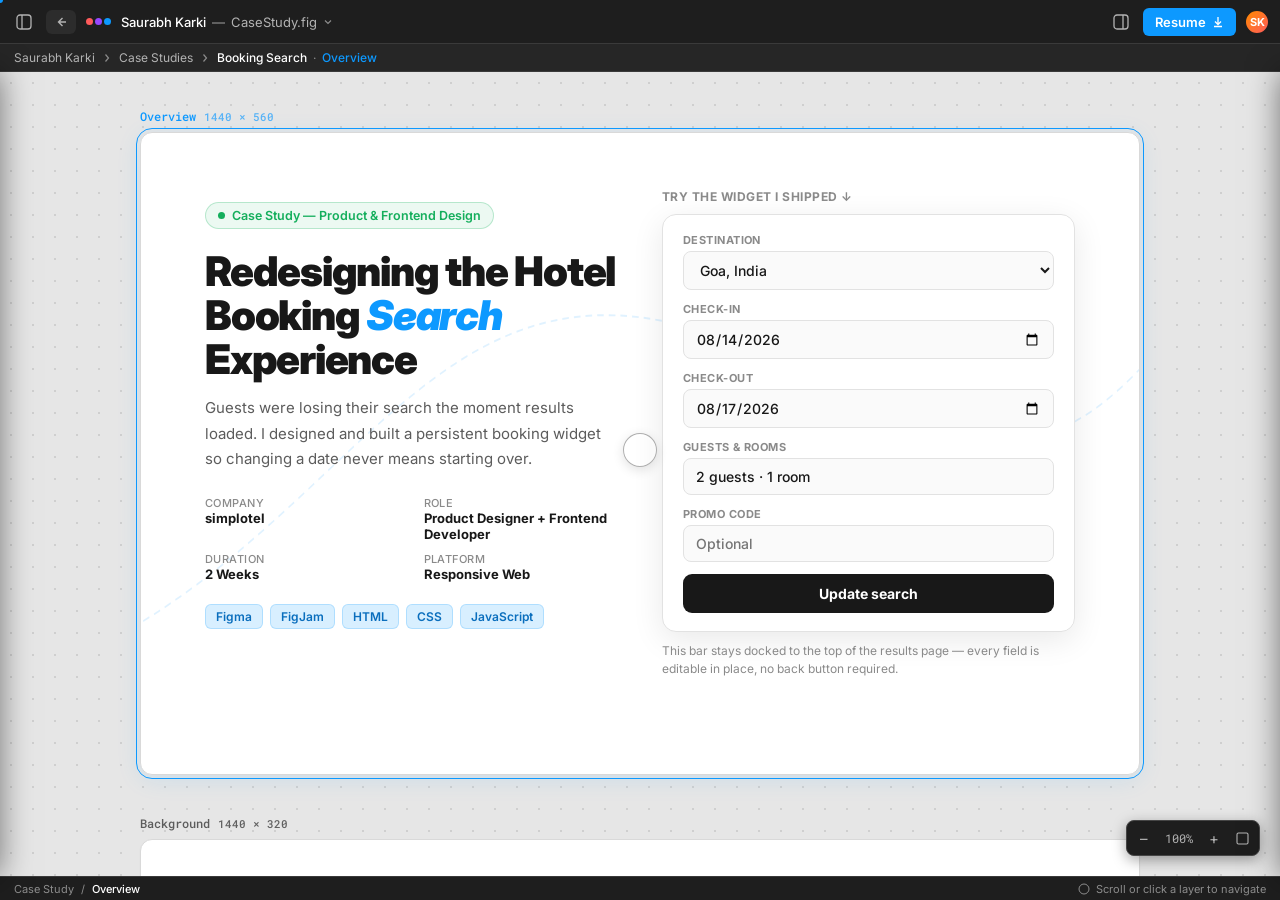
<file: caseStudyBookingForm.html>
<!DOCTYPE html>
<html lang="en">

<head>
    <meta charset="UTF-8">
    <meta name="viewport" content="width=device-width, initial-scale=1.0">
    <title>Case Study — Booking Search Experience · Saurabh Karki</title>
    <meta name="description"
        content="A case study on redesigning the hotel booking search experience for Polo Hotels & Resorts — replacing a disappearing search form with a persistent, editable booking widget. By Saurabh Karki.">
    <meta name="author" content="Saurabh Karki">
    <meta property="og:title" content="Redesigning the Hotel Booking Search Experience — Saurabh Karki">
    <meta property="og:description"
        content="How a persistent booking widget removed friction from the hotel search-to-book journey at Polo Hotels & Resorts.">
    <meta property="og:type" content="article">
    <link rel="icon"
        href="data:image/svg+xml,%3Csvg xmlns='http://www.w3.org/2000/svg' viewBox='0 0 24 24'%3E%3Crect width='24' height='24' rx='5' fill='%230d99ff'/%3E%3Ctext x='12' y='17' font-size='13' font-family='Arial' font-weight='700' text-anchor='middle' fill='white'%3ESK%3C/text%3E%3C/svg%3E">
    <link rel="preconnect" href="https://fonts.googleapis.com">
    <link rel="preconnect" href="https://fonts.gstatic.com" crossorigin>
    <link
        href="https://fonts.googleapis.com/css2?family=Inter:wght@400;500;600;700;800;900&family=Roboto+Mono:wght@400;500&display=swap"
        rel="stylesheet">
    <link rel="stylesheet" href="css/style.css">
    <script>document.documentElement.className += ' js';</script>
</head>

<body data-page="casestudy">
    <a class="skip-link" href="#canvas">Skip to content</a>

    <div class="app">

        <!-- ============ TOP BAR ============ -->
        <header class="topbar">
            <div class="topbar-left">
                <button class="icon-btn" id="menuToggle" aria-label="Toggle layers panel">
                    <svg width="16" height="16" viewBox="0 0 16 16" fill="none">
                        <rect x="1" y="1" width="14" height="14" rx="3" stroke="currentColor" stroke-width="1.3" />
                        <path d="M6 1v14" stroke="currentColor" stroke-width="1.3" />
                    </svg>
                </button>
                <a class="back-btn" href="index.html#casestudies" title="Back to portfolio">
                    <svg width="14" height="14" viewBox="0 0 14 14" fill="none">
                        <path d="M8.5 3L4.5 7l4 4M4.5 7H12" stroke="currentColor" stroke-width="1.4" fill="none" />
                    </svg>
                    <span>Back</span>
                </a>
                <div class="logo-mark" aria-hidden="true">
                    <span class="dot dot-red"></span><span class="dot dot-purple"></span><span
                        class="dot dot-blue"></span>
                </div>
                <div class="file-tab">
                    <span class="file-name">Saurabh Karki</span><span class="file-sep">—</span><span
                        class="file-name-muted">CaseStudy.fig</span>
                    <svg class="chevron" width="10" height="10" viewBox="0 0 10 10">
                        <path d="M2 3.5L5 6.5L8 3.5" stroke="currentColor" stroke-width="1.2" fill="none" />
                    </svg>
                </div>
            </div>

            <div class="topbar-center">
                <div class="tool-group">
                    <button class="tool-btn active" data-tool="move" title="Move (V)">
                        <svg width="16" height="16" viewBox="0 0 16 16" fill="none">
                            <path d="M4 1l5 12 1.5-4.7L15 7 4 1z" fill="currentColor" />
                        </svg>
                    </button>
                    <button class="tool-btn" data-tool="frame" title="Frame (F)">
                        <svg width="16" height="16" viewBox="0 0 16 16" fill="none">
                            <path d="M5 1v14M11 1v14M1 5h14M1 11h14" stroke="currentColor" stroke-width="1.3" />
                        </svg>
                    </button>
                    <button class="tool-btn" data-tool="pen" title="Pen (P)">
                        <svg width="16" height="16" viewBox="0 0 16 16" fill="none">
                            <path d="M2 14l1-4 8-8 3 3-8 8-4 1z" stroke="currentColor" stroke-width="1.2" fill="none" />
                        </svg>
                    </button>
                    <button class="tool-btn" data-tool="text" title="Text (T)">
                        <svg width="16" height="16" viewBox="0 0 16 16" fill="none">
                            <path d="M3 3h10M8 3v10" stroke="currentColor" stroke-width="1.3" />
                        </svg>
                    </button>
                    <button class="tool-btn" data-tool="comment" title="Comment (C)">
                        <svg width="16" height="16" viewBox="0 0 16 16" fill="none">
                            <path d="M2 3h12v7H6l-3 3V10H2V3z" stroke="currentColor" stroke-width="1.2" fill="none" />
                        </svg>
                    </button>
                </div>
            </div>

            <div class="topbar-right">
                <button class="icon-btn" id="rightToggle" aria-label="Toggle design panel">
                    <svg width="16" height="16" viewBox="0 0 16 16" fill="none">
                        <rect x="1" y="1" width="14" height="14" rx="3" stroke="currentColor" stroke-width="1.3" />
                        <path d="M10 1v14" stroke="currentColor" stroke-width="1.3" />
                    </svg>
                </button>
                <div class="zoom-chip" id="topZoom">100%</div>
                <a class="share-btn" href="assets/Saurabh_Karki_Resume.pdf" download>
                    <span>Resume</span> <svg width="12" height="12" viewBox="0 0 12 12" fill="none">
                        <path d="M6 1v7M3 5.5L6 8.5L9 5.5M2 10.5h8" stroke="currentColor" stroke-width="1.3"
                            fill="none" />
                    </svg>
                </a>
                <div class="avatar" title="Saurabh Karki">SK</div>
            </div>
        </header>

        <!-- ============ BREADCRUMB BAR ============ -->
        <div class="breadcrumb">
            <a href="index.html" class="crumb-link">Saurabh Karki</a>
            <svg width="12" height="12" viewBox="0 0 12 12">
                <path d="M4.5 2.5L7.5 6L4.5 9.5" stroke="currentColor" stroke-width="1.2" fill="none" />
            </svg>
            <a href="index.html#casestudies" class="crumb-link">Case Studies</a>
            <svg width="12" height="12" viewBox="0 0 12 12">
                <path d="M4.5 2.5L7.5 6L4.5 9.5" stroke="currentColor" stroke-width="1.2" fill="none" />
            </svg>
            <span class="active-crumb" id="activeCrumb">Booking Search</span>
            <span class="crumb-dim">·</span>
            <span class="crumb-dim" id="activeCrumbSection">Overview</span>
        </div>

        <!-- ============ MAIN WORKSPACE ============ -->
        <div class="workspace">

            <!-- LEFT SIDEBAR -->
            <aside class="sidebar sidebar-left" id="leftPanel">
                <div class="panel-tabs">
                    <button class="panel-tab active">Layers</button>
                    <button class="panel-tab">Assets</button>
                    <svg class="search-icon" width="14" height="14" viewBox="0 0 14 14" fill="none">
                        <circle cx="6" cy="6" r="4.3" stroke="currentColor" stroke-width="1.2" />
                        <path d="M9.3 9.3L13 13" stroke="currentColor" stroke-width="1.2" />
                    </svg>
                </div>
                <div class="layers-tree" id="layersTree">
                    <div class="layer-row page-row">
                        <svg class="twist" width="10" height="10" viewBox="0 0 10 10">
                            <path d="M3 2l4 3-4 3" fill="currentColor" />
                        </svg>
                        <svg class="layer-icon page-icon" width="14" height="14" viewBox="0 0 14 14" fill="none">
                            <rect x="2" y="1" width="10" height="12" rx="1" stroke="currentColor" stroke-width="1.1" />
                        </svg>
                        <span class="layer-name">Case Study</span>
                    </div>
                    <nav class="layer-children" id="navLinks">
                        <!-- populated by JS -->
                    </nav>
                </div>
                <div class="panel-footer">
                    <svg width="13" height="13" viewBox="0 0 13 13" fill="none">
                        <circle cx="6.5" cy="6.5" r="5.5" stroke="currentColor" stroke-width="1.1" />
                        <path d="M6.5 4v3l2 1" stroke="currentColor" stroke-width="1.1" />
                    </svg>
                    <span>Polo Hotels &amp; Resorts</span>
                </div>
            </aside>

            <!-- CENTER CANVAS -->
            <main class="canvas-wrap">
                <div class="ruler ruler-top" id="rulerTop"></div>
                <div class="ruler ruler-left" id="rulerLeft"></div>

                <div class="canvas" id="canvas" tabindex="-1">
                    <div class="canvas-inner" id="canvasInner">

                        <!-- ===== OVERVIEW / Hero ===== -->
                        <section class="frame" id="cs-overview" data-layer="Overview" data-sub="7">
                            <div class="frame-label">Overview <span class="frame-dim">1440 × 560</span></div>
                            <div class="frame-body cs-hero-body">
                                <div class="cs-hero-bg" aria-hidden="true">
                                    <svg class="cs-hero-route" viewBox="0 0 1200 500" preserveAspectRatio="none">
                                        <path d="M-50 400 C 250 300, 350 100, 650 150 S 1050 350, 1300 100" />
                                    </svg>
                                </div>
                                <div class="cs-hero-content reveal">
                                    <p class="eyebrow"><span class="pulse-dot"></span>Case Study — Product &amp;
                                        Frontend Design</p>
                                    <h1 class="cs-hero-title">Redesigning the Hotel<br>Booking <em>Search</em>
                                        Experience</h1>
                                    <p class="cs-hero-sub">Guests were losing their search the moment results loaded. I
                                        designed and built a persistent booking widget so changing a date never means
                                        starting over.</p>
                                    <dl class="cs-hero-meta">
                                        <div>
                                            <dt>Company</dt>
                                            <dd>simplotel</dd>
                                        </div>
                                        <div>
                                            <dt>Role</dt>
                                            <dd>Product Designer + Frontend Developer</dd>
                                        </div>
                                        <div>
                                            <dt>Duration</dt>
                                            <dd>2 Weeks</dd>
                                        </div>
                                        <div>
                                            <dt>Platform</dt>
                                            <dd>Responsive Web</dd>
                                        </div>
                                    </dl>
                                    <div class="cs-hero-tools">
                                        <span>Figma</span><span>FigJam</span><span>HTML</span><span>CSS</span><span>JavaScript</span>
                                    </div>
                                </div>
                                <div class="cs-hero-demo reveal"
                                    aria-label="Interactive prototype of the redesigned booking widget">
                                    <p class="cs-demo-label">Try the widget I shipped ↓</p>
                                    <div class="demo-widget" id="demoWidget">
                                        <div class="demo-field">
                                            <label for="demoDestination">Destination</label>
                                            <select id="demoDestination">
                                                <option>Goa, India</option>
                                                <option>Udaipur, India</option>
                                                <option>Bali, Indonesia</option>
                                                <option>Maldives</option>
                                            </select>
                                        </div>
                                        <div class="demo-field">
                                            <label for="demoCheckin">Check-in</label>
                                            <input type="date" id="demoCheckin" value="2026-08-14">
                                        </div>
                                        <div class="demo-field">
                                            <label for="demoCheckout">Check-out</label>
                                            <input type="date" id="demoCheckout" value="2026-08-17">
                                        </div>
                                        <div class="demo-field demo-stepper" id="guestField">
                                            <label id="guestLabel">Guests &amp; Rooms</label>
                                            <button type="button" class="stepper-summary" id="stepperToggle"
                                                aria-haspopup="true" aria-expanded="false">2 guests · 1 room</button>
                                            <div class="stepper-pop" id="stepperPop" hidden>
                                                <div class="stepper-row">
                                                    <span>Guests</span>
                                                    <div class="stepper-controls">
                                                        <button type="button" data-target="guests" data-dir="-1"
                                                            aria-label="Decrease guests">−</button>
                                                        <span id="guestCount">2</span>
                                                        <button type="button" data-target="guests" data-dir="1"
                                                            aria-label="Increase guests">+</button>
                                                    </div>
                                                </div>
                                                <div class="stepper-row">
                                                    <span>Rooms</span>
                                                    <div class="stepper-controls">
                                                        <button type="button" data-target="rooms" data-dir="-1"
                                                            aria-label="Decrease rooms">−</button>
                                                        <span id="roomCount">1</span>
                                                        <button type="button" data-target="rooms" data-dir="1"
                                                            aria-label="Increase rooms">+</button>
                                                    </div>
                                                </div>
                                            </div>
                                        </div>
                                        <div class="demo-field">
                                            <label for="demoPromo">Promo code</label>
                                            <input type="text" id="demoPromo" placeholder="Optional">
                                        </div>
                                        <button type="button" class="demo-search-btn" id="demoSearchBtn">Update
                                            search</button>
                                    </div>
                                    <p class="cs-demo-caption">This bar stays docked to the top of the results page —
                                        every field is editable in place, no back button required.</p>
                                    <div class="demo-toast" id="demoToast" role="status" aria-live="polite"></div>
                                </div>
                            </div>
                        </section>

                        <!-- ===== BACKGROUND ===== -->
                        <section class="frame" id="cs-background" data-layer="Background" data-sub="2">
                            <div class="frame-label">Background <span class="frame-dim">1440 × 320</span></div>
                            <div class="frame-body">
                                <span class="section-tag reveal">01 · Context</span>
                                <h2 class="section-title reveal">A booking form that vanished the moment it mattered
                                </h2>
                                <p class="cs-lede reveal">Polo Hotels' booking engine lets guests search by destination,
                                    check-in and check-out dates, guest count, room count and a promo code. Once they
                                    hit <strong>Search</strong>, they land on the Hotel Listing Page — and the form
                                    disappears entirely.</p>
                                <p class="cs-body reveal">If a guest wanted to shift their trip by a day, add a room, or
                                    try a promo code after seeing prices, the only path was back. Back to the homepage.
                                    Re-enter every field. Search again. What should have been a two-second edit became a
                                    five-step detour.</p>
                            </div>
                        </section>

                        <!-- ===== RESEARCH ===== -->
                        <section class="frame" id="cs-research" data-layer="Research" data-sub="3">
                            <div class="frame-label">Research <span class="frame-dim">1440 × 540</span></div>
                            <div class="frame-body">
                                <span class="section-tag reveal">02 · Research</span>
                                <h2 class="section-title reveal">What the booking-engine leaders already knew</h2>
                                <p class="cs-lede reveal">I audited five booking platforms guests already trust,
                                    watching specifically for what happens to the search form <em>after</em> results
                                    load.</p>

                                <div class="cs-table-wrap reveal">
                                    <table class="cs-comp-table">
                                        <caption class="sr-only">Competitive analysis of persistent search behaviour
                                            across five booking platforms</caption>
                                        <thead>
                                            <tr>
                                                <th scope="col">Platform</th>
                                                <th scope="col">Persistent search bar</th>
                                                <th scope="col">Inline date editing</th>
                                                <th scope="col">Visible guest/room control</th>
                                                <th scope="col">Promo mid-search</th>
                                                <th scope="col">Mobile behaviour</th>
                                            </tr>
                                        </thead>
                                        <tbody>
                                            <tr>
                                                <td class="cs-comp-name">Booking.com</td>
                                                <td><span class="cs-dot cs-dot-yes"></span>Docked on scroll</td>
                                                <td><span class="cs-dot cs-dot-yes"></span>Calendar pop-in</td>
                                                <td><span class="cs-dot cs-dot-yes"></span>Always visible</td>
                                                <td><span class="cs-dot cs-dot-partial"></span>Buried in filters</td>
                                                <td>Collapses to summary chip</td>
                                            </tr>
                                            <tr>
                                                <td class="cs-comp-name">Airbnb</td>
                                                <td><span class="cs-dot cs-dot-yes"></span>Pill bar, sticky</td>
                                                <td><span class="cs-dot cs-dot-yes"></span>Full calendar overlay</td>
                                                <td><span class="cs-dot cs-dot-yes"></span>Always visible</td>
                                                <td><span class="cs-dot cs-dot-no"></span>Not supported</td>
                                                <td>Full-screen edit sheet</td>
                                            </tr>
                                            <tr>
                                                <td class="cs-comp-name">Expedia</td>
                                                <td><span class="cs-dot cs-dot-yes"></span>Docked on scroll</td>
                                                <td><span class="cs-dot cs-dot-yes"></span>Calendar pop-in</td>
                                                <td><span class="cs-dot cs-dot-partial"></span>Needs a click</td>
                                                <td><span class="cs-dot cs-dot-yes"></span>Inline field</td>
                                                <td>Collapses to summary chip</td>
                                            </tr>
                                            <tr>
                                                <td class="cs-comp-name">Hilton</td>
                                                <td><span class="cs-dot cs-dot-partial"></span>Only on re-scroll up</td>
                                                <td><span class="cs-dot cs-dot-partial"></span>Reloads the page</td>
                                                <td><span class="cs-dot cs-dot-yes"></span>Always visible</td>
                                                <td><span class="cs-dot cs-dot-yes"></span>Inline field</td>
                                                <td>Static bar, no dock</td>
                                            </tr>
                                            <tr>
                                                <td class="cs-comp-name">Marriott</td>
                                                <td><span class="cs-dot cs-dot-partial"></span>Only on re-scroll up</td>
                                                <td><span class="cs-dot cs-dot-yes"></span>Calendar pop-in</td>
                                                <td><span class="cs-dot cs-dot-yes"></span>Always visible</td>
                                                <td><span class="cs-dot cs-dot-partial"></span>Buried in filters</td>
                                                <td>Static bar, no dock</td>
                                            </tr>
                                        </tbody>
                                    </table>
                                </div>

                                <div class="cs-research-notes">
                                    <div class="cs-research-note reveal">
                                        <h3>Persistent search is table stakes</h3>
                                        <p>Four of five platforms keep some form of the search bar reachable at all
                                            times. Polo's disappearing form was the outlier, not the norm.</p>
                                    </div>
                                    <div class="cs-research-note reveal">
                                        <h3>Editing dates shouldn't reload the world</h3>
                                        <p>The strongest experiences (Booking.com, Airbnb, Expedia) update results in
                                            place. Hilton's full reload was the closest analogue to Polo's
                                            break-and-restart pattern.</p>
                                    </div>
                                    <div class="cs-research-note reveal">
                                        <h3>Mobile needs its own shape</h3>
                                        <p>Nobody shrinks the desktop bar onto mobile untouched — it collapses into a
                                            single tappable summary, expanding into a focused editor only on demand.</p>
                                    </div>
                                </div>
                            </div>
                        </section>

                        <!-- ===== PERSONA ===== -->
                        <section class="frame" id="cs-persona" data-layer="Persona" data-sub="2">
                            <div class="frame-label">Persona <span class="frame-dim">1440 × 380</span></div>
                            <div class="frame-body">
                                <span class="section-tag reveal">03 · User Persona</span>
                                <h2 class="section-title reveal">Designing for the guest doing the comparing</h2>
                                <div class="cs-persona-card reveal">
                                    <div class="cs-persona-photo" aria-hidden="true">
                                        <svg viewBox="0 0 120 120" width="100%" height="100%">
                                            <circle cx="60" cy="60" r="60" fill="#f2f3f4" />
                                            <circle cx="60" cy="48" r="22" fill="#0d99ff" opacity="0.85" />
                                            <path d="M18 108c6-28 30-40 42-40s36 12 42 40" fill="#0d99ff"
                                                opacity="0.55" />
                                        </svg>
                                    </div>
                                    <div class="cs-persona-body">
                                        <div class="cs-persona-head">
                                            <h3>Meera Anand</h3>
                                            <span class="cs-persona-tag">34 · Marketing Director · Bengaluru</span>
                                        </div>
                                        <p class="cs-persona-quote">"I usually have four tabs open comparing the same
                                            weekend. If I have to restart a search because I moved a date by one day,
                                            I've probably already left for a competitor's tab."</p>
                                        <div class="cs-persona-details">
                                            <div>
                                                <h4>Behaviour</h4>
                                                <ul>
                                                    <li>Books 8–10 stays a year, mixing work trips and family holidays
                                                    </li>
                                                    <li>Compares 3–4 properties before committing</li>
                                                    <li>Books primarily on mobile during commute or lunch breaks</li>
                                                </ul>
                                            </div>
                                            <div>
                                                <h4>Goals</h4>
                                                <ul>
                                                    <li>Adjust dates and room count without losing her place</li>
                                                    <li>Apply a promo code after she's already seen prices</li>
                                                    <li>Get to payment in as few screens as possible</li>
                                                </ul>
                                            </div>
                                            <div>
                                                <h4>Frustrations</h4>
                                                <ul>
                                                    <li>Re-entering the same search twice in one session</li>
                                                    <li>Losing scroll position after navigating back</li>
                                                    <li>Forms that behave differently on mobile than desktop</li>
                                                </ul>
                                            </div>
                                        </div>
                                    </div>
                                </div>
                            </div>
                        </section>

                        <!-- ===== JOURNEY ===== -->
                        <section class="frame" id="cs-journey" data-layer="Journey" data-sub="7">
                            <div class="frame-label">Journey <span class="frame-dim">1440 × 340</span></div>
                            <div class="frame-body">
                                <span class="section-tag reveal">04 · User Journey</span>
                                <h2 class="section-title reveal">From discovery to payment</h2>
                                <p class="cs-lede reveal">Mapping the full journey showed exactly where the friction sat
                                    — not at the start, and not at the end, but in the middle, every time intent
                                    changed.</p>
                                <ol class="cs-journey-rail reveal">
                                    <li><span class="cs-journey-index">01</span>
                                        <h3>Discovery</h3>
                                        <p>Guest lands via search, social or a returning-visitor bookmark.</p>
                                    </li>
                                    <li><span class="cs-journey-index">02</span>
                                        <h3>Search</h3>
                                        <p>Enters destination, dates, guests, rooms and an optional promo.</p>
                                    </li>
                                    <li><span class="cs-journey-index">03</span>
                                        <h3>Hotel Listing</h3>
                                        <p>Scans results, filters by price and rating.</p>
                                    </li>
                                    <li><span class="cs-journey-index">04</span>
                                        <h3>Compare</h3>
                                        <p>Opens two or three properties across tabs to weigh options.</p>
                                    </li>
                                    <li class="cs-journey-highlight"><span class="cs-journey-index">05</span>
                                        <h3>Modify Dates</h3>
                                        <p>Realises the trip should shift — this is the moment that used to break.</p>
                                    </li>
                                    <li><span class="cs-journey-index">06</span>
                                        <h3>Booking</h3>
                                        <p>Selects a room and confirms guest details.</p>
                                    </li>
                                    <li><span class="cs-journey-index">07</span>
                                        <h3>Payment</h3>
                                        <p>Completes payment and receives confirmation.</p>
                                    </li>
                                </ol>
                            </div>
                        </section>

                        <!-- ===== SOLUTION ===== -->
                        <section class="frame" id="cs-solution" data-layer="Solution" data-sub="2">
                            <div class="frame-label">Solution <span class="frame-dim">1440 × 440</span></div>
                            <div class="frame-body">
                                <span class="section-tag reveal">05 · The Solution</span>
                                <h2 class="section-title reveal">A booking widget that never leaves the page</h2>
                                <p class="cs-lede reveal">I designed a sticky booking widget docked to the top of the
                                    Hotel Listing Page. Destination, check-in, check-out, guests, rooms and promo code
                                    are all editable in place — updating results instantly instead of sending the guest
                                    back to start over.</p>
                                <div class="cs-flow-compare reveal">
                                    <div class="cs-flow-card cs-flow-before">
                                        <h3>Before</h3>
                                        <ol class="cs-flow-steps">
                                            <li>Homepage</li>
                                            <li>Search</li>
                                            <li>Results</li>
                                            <li class="cs-flow-break">Need to change date</li>
                                            <li>Back</li>
                                            <li>Homepage</li>
                                            <li>Search again</li>
                                        </ol>
                                        <p class="cs-flow-tally">7 steps to change one field</p>
                                    </div>
                                    <div class="cs-flow-arrow" aria-hidden="true">→</div>
                                    <div class="cs-flow-card cs-flow-after">
                                        <h3>After</h3>
                                        <ol class="cs-flow-steps">
                                            <li>Homepage</li>
                                            <li>Search</li>
                                            <li>Results</li>
                                            <li class="cs-flow-highlight">Sticky booking widget</li>
                                            <li>Update dates</li>
                                            <li>Instant refresh</li>
                                        </ol>
                                        <p class="cs-flow-tally">2 steps to change one field</p>
                                    </div>
                                </div>
                                <div class="cs-solution-reasoning reveal">
                                    <h3>Why a docked widget, not a modal</h3>
                                    <p>A modal would still interrupt — it demands full attention and blocks the results
                                        underneath. Docking the widget to the top keeps the listing visible at all
                                        times, so a date change feels like a refinement of what's already on screen, not
                                        a departure from it.</p>
                                </div>
                            </div>
                        </section>

                        <!-- ===== DESIGN DECISIONS ===== -->
                        <section class="frame" id="cs-decisions" data-layer="Design Decisions" data-sub="7">
                            <div class="frame-label">Design Decisions <span class="frame-dim">1440 × 460</span></div>
                            <div class="frame-body">
                                <span class="section-tag reveal">06 · Design Decisions</span>
                                <h2 class="section-title reveal">Every choice, and the reasoning behind it</h2>
                                <div class="cs-decision-grid">
                                    <div class="cs-decision-card reveal"><span class="cs-decision-num">01</span>
                                        <h3>Persistent search</h3>
                                        <p>The widget is docked, not dismissible — search stays exactly as reachable as
                                            the results it's filtering.</p>
                                    </div>
                                    <div class="cs-decision-card reveal"><span class="cs-decision-num">02</span>
                                        <h3>Reduced cognitive load</h3>
                                        <p>Collapsed by default to a single readable summary line, so the guest reads
                                            results first, form second.</p>
                                    </div>
                                    <div class="cs-decision-card reveal"><span class="cs-decision-num">03</span>
                                        <h3>Maintain context</h3>
                                        <p>Editing never navigates away — the results grid updates beneath the widget,
                                            preserving scroll and selection.</p>
                                    </div>
                                    <div class="cs-decision-card reveal"><span class="cs-decision-num">04</span>
                                        <h3>Responsive layout</h3>
                                        <p>Desktop shows all fields in a row; mobile collapses to a tappable summary
                                            chip that opens a focused sheet.</p>
                                    </div>
                                    <div class="cs-decision-card reveal"><span class="cs-decision-num">05</span>
                                        <h3>Accessibility</h3>
                                        <p>Every field is a native, labelled control — reachable and operable with a
                                            keyboard alone, with visible focus.</p>
                                    </div>
                                    <div class="cs-decision-card reveal"><span class="cs-decision-num">06</span>
                                        <h3>Fast refinement</h3>
                                        <p>Changes apply the moment a field is confirmed — no separate "search again"
                                            step required.</p>
                                    </div>
                                    <div class="cs-decision-card reveal"><span class="cs-decision-num">07</span>
                                        <h3>Progressive disclosure</h3>
                                        <p>Guests &amp; rooms and promo code sit one tap deeper, so rarely-touched
                                            fields don't compete for attention.</p>
                                    </div>
                                </div>
                            </div>
                        </section>

                        <!-- ===== WIREFRAMES ===== -->
                        <section class="frame" id="cs-wireframes" data-layer="Wireframes" data-sub="3">
                            <div class="frame-label">Wireframes <span class="frame-dim">1440 × 420</span></div>
                            <div class="frame-body">
                                <span class="section-tag reveal">07 · Wireframes</span>
                                <h2 class="section-title reveal">From FigJam sketch to structured layout</h2>
                                <p class="cs-lede reveal">Early low-fidelity passes focused on where the widget could
                                    dock without competing with the results grid, and how far it should collapse on
                                    mobile.</p>
                                <div class="cs-wire-grid">
                                    <div class="cs-wire-card reveal">
                                        <div class="cs-wire-frame">
                                            <div class="cs-wire-row cs-wire-nav"><span>1</span></div>
                                            <div class="cs-wire-row cs-wire-widget"><span>2</span></div>
                                            <div class="cs-wire-cards"><span class="cs-wire-block"></span><span
                                                    class="cs-wire-block"></span><span
                                                    class="cs-wire-block"><span>3</span></span><span
                                                    class="cs-wire-block"></span></div>
                                        </div>
                                        <p class="cs-wire-caption"><strong>Desktop —</strong> widget docks beneath the
                                            nav; result cards reflow directly under it.</p>
                                    </div>
                                    <div class="cs-wire-card reveal">
                                        <div class="cs-wire-frame cs-wire-frame-tablet">
                                            <div class="cs-wire-row cs-wire-nav"><span>1</span></div>
                                            <div class="cs-wire-row cs-wire-widget cs-wire-widget-compact">
                                                <span>2</span>
                                            </div>
                                            <div class="cs-wire-cards cs-wire-2col"><span
                                                    class="cs-wire-block"></span><span
                                                    class="cs-wire-block"><span>3</span></span></div>
                                        </div>
                                        <p class="cs-wire-caption"><strong>Tablet —</strong> fields wrap to two rows;
                                            the promo field moves under progressive disclosure.</p>
                                    </div>
                                    <div class="cs-wire-card reveal">
                                        <div class="cs-wire-frame cs-wire-frame-mobile">
                                            <div class="cs-wire-row cs-wire-nav"><span>1</span></div>
                                            <div class="cs-wire-row cs-wire-chip"><span>4</span></div>
                                            <div class="cs-wire-cards cs-wire-1col"><span
                                                    class="cs-wire-block"><span>5</span></span><span
                                                    class="cs-wire-block"></span></div>
                                        </div>
                                        <p class="cs-wire-caption"><strong>Mobile —</strong> widget collapses to a
                                            single summary chip; tapping opens a full editor sheet.</p>
                                    </div>
                                </div>
                                <ul class="cs-wire-legend reveal">
                                    <li><strong>1</strong> Global navigation</li>
                                    <li><strong>2</strong> Expanded widget, all fields inline</li>
                                    <li><strong>3</strong> Card grid begins immediately below the fold line</li>
                                    <li><strong>4</strong> Collapsed summary chip</li>
                                    <li><strong>5</strong> Editor sheet, opened on tap</li>
                                </ul>
                            </div>
                        </section>

                        <!-- ===== BEFORE / AFTER ===== -->
                        <section class="frame" id="cs-comparison" data-layer="Before / After" data-sub="2">
                            <div class="frame-label">Before / After <span class="frame-dim">1440 × 320</span></div>
                            <div class="frame-body">
                                <span class="section-tag reveal">08 · Before / After</span>
                                <h2 class="section-title reveal">What changed, side by side</h2>
                                <div class="cs-compare-grid">
                                    <div class="cs-compare-card cs-compare-before reveal">
                                        <h3>Before</h3>
                                        <ul>
                                            <li><span>Navigation</span><strong>Full page reload to homepage</strong>
                                            </li>
                                            <li><span>Clicks to edit one field</span><strong>7+</strong></li>
                                            <li><span>Context</span><strong>Lost on every back navigation</strong></li>
                                            <li><span>Booking flow</span><strong>Linear, no re-entry point</strong></li>
                                            <li><span>Efficiency</span><strong>Slow, repetitive</strong></li>
                                        </ul>
                                    </div>
                                    <div class="cs-compare-card cs-compare-after reveal">
                                        <h3>After</h3>
                                        <ul>
                                            <li><span>Navigation</span><strong>Zero page reloads</strong></li>
                                            <li><span>Clicks to edit one field</span><strong>2</strong></li>
                                            <li><span>Context</span><strong>Preserved throughout</strong></li>
                                            <li><span>Booking flow</span><strong>Editable at any point</strong></li>
                                            <li><span>Efficiency</span><strong>Instant, in place</strong></li>
                                        </ul>
                                    </div>
                                </div>
                            </div>
                        </section>

                        <!-- ===== IMPACT ===== -->
                        <section class="frame" id="cs-metrics" data-layer="Impact" data-sub="4">
                            <div class="frame-label">Impact <span class="frame-dim">1440 × 360</span></div>
                            <div class="frame-body">
                                <span class="section-tag reveal">09 · Expected Impact</span>
                                <h2 class="section-title reveal">What we set out to move</h2>
                                <p class="cs-lede reveal">Live analytics weren't available at the time of writing —
                                    these are the KPIs the redesign was built to influence, based on the friction
                                    removed from the flow.</p>
                                <div class="cs-metrics-grid">
                                    <div class="cs-metric-card reveal">
                                        <span class="cs-metric-num" data-count="70">0</span><span
                                            class="cs-metric-suffix">%</span>
                                        <p>fewer clicks to change one search field</p>
                                    </div>
                                    <div class="cs-metric-card reveal">
                                        <span class="cs-metric-num" data-count="100">0</span><span
                                            class="cs-metric-suffix">%</span>
                                        <p>reduction in back-navigation to the homepage</p>
                                    </div>
                                    <div class="cs-metric-card reveal">
                                        <span class="cs-metric-num" data-count="2">0</span><span
                                            class="cs-metric-suffix">×</span>
                                        <p>faster refinement from first search to updated results</p>
                                    </div>
                                    <div class="cs-metric-card reveal">
                                        <span class="cs-metric-num">↑</span><span class="cs-metric-suffix"></span>
                                        <p>expected uplift in booking completion rate</p>
                                    </div>
                                </div>
                            </div>
                        </section>

                        <!-- ===== LEARNINGS ===== -->
                        <section class="frame frame-last" id="cs-learnings" data-layer="Learnings" data-sub="3">
                            <div class="frame-label">Learnings <span class="frame-dim">1440 × 360</span></div>
                            <div class="frame-body">
                                <span class="section-tag reveal">10 · Key Learnings</span>
                                <h2 class="section-title reveal">What this project reinforced</h2>
                                <div class="cs-learnings-body reveal">
                                    <p>This project was a reminder that product thinking often means removing a step,
                                        not adding a feature. Nothing about the sticky widget was novel — every
                                        competitor in the research already had some version of it. The work was in
                                        fitting it to Polo's existing information architecture without disrupting the
                                        booking team's roadmap for the quarter.</p>
                                    <p>Designing for a high-intent user like Meera meant optimising for speed over
                                        guidance — she already knows what she wants; the interface's job is to stay out
                                        of her way. Balancing that against the business goal of surfacing promo codes
                                        and upsells meant keeping those fields present but never blocking the primary
                                        task of finding a room.</p>
                                    <p>Building the front end myself changed how I designed the widget's states. Knowing
                                        exactly how an <code>input[type="date"]</code> behaves across browsers, or how a
                                        stepper control needs to announce its value to a screen reader, shaped decisions
                                        earlier than a handoff-only process would have allowed.</p>
                                    <div class="cs-footer-strip">
                                        <span>© <span id="year"></span> Saurabh Karki</span>
                                        <a href="index.html#casestudies" class="btn btn-ghost">← Back to Case
                                            Studies</a>
                                    </div>
                                </div>
                            </div>
                        </section>

                    </div>
                </div>

                <div class="zoom-controls">
                    <button id="zoomOut" aria-label="Zoom out">–</button>
                    <span id="zoomLevel">100%</span>
                    <button id="zoomIn" aria-label="Zoom in">+</button>
                    <button id="zoomReset" aria-label="Reset zoom">
                        <svg width="13" height="13" viewBox="0 0 13 13" fill="none">
                            <rect x="1" y="1" width="11" height="11" rx="1.5" stroke="currentColor"
                                stroke-width="1.1" />
                        </svg>
                    </button>
                </div>
            </main>

            <!-- RIGHT SIDEBAR -->
            <aside class="sidebar sidebar-right" id="rightPanel">
                <div class="panel-tabs">
                    <button class="panel-tab active">Design</button>
                    <button class="panel-tab">Prototype</button>
                </div>
                <div class="props-scroll" id="propsScroll">
                    <!-- populated dynamically by JS -->
                </div>
            </aside>

        </div>

        <!-- ============ BOTTOM STATUS BAR ============ -->
        <footer class="statusbar">
            <span class="status-left">Case Study <span class="status-dim">/</span> <span
                    id="statusLayer">Overview</span></span>
            <span class="status-right">
                <svg width="12" height="12" viewBox="0 0 12 12" fill="none">
                    <circle cx="6" cy="6" r="5" stroke="currentColor" stroke-width="1" />
                </svg>
                Scroll or click a layer to navigate
            </span>
        </footer>

    </div>

    <script src="js/script.js"></script>
</body>

</html>
</file>
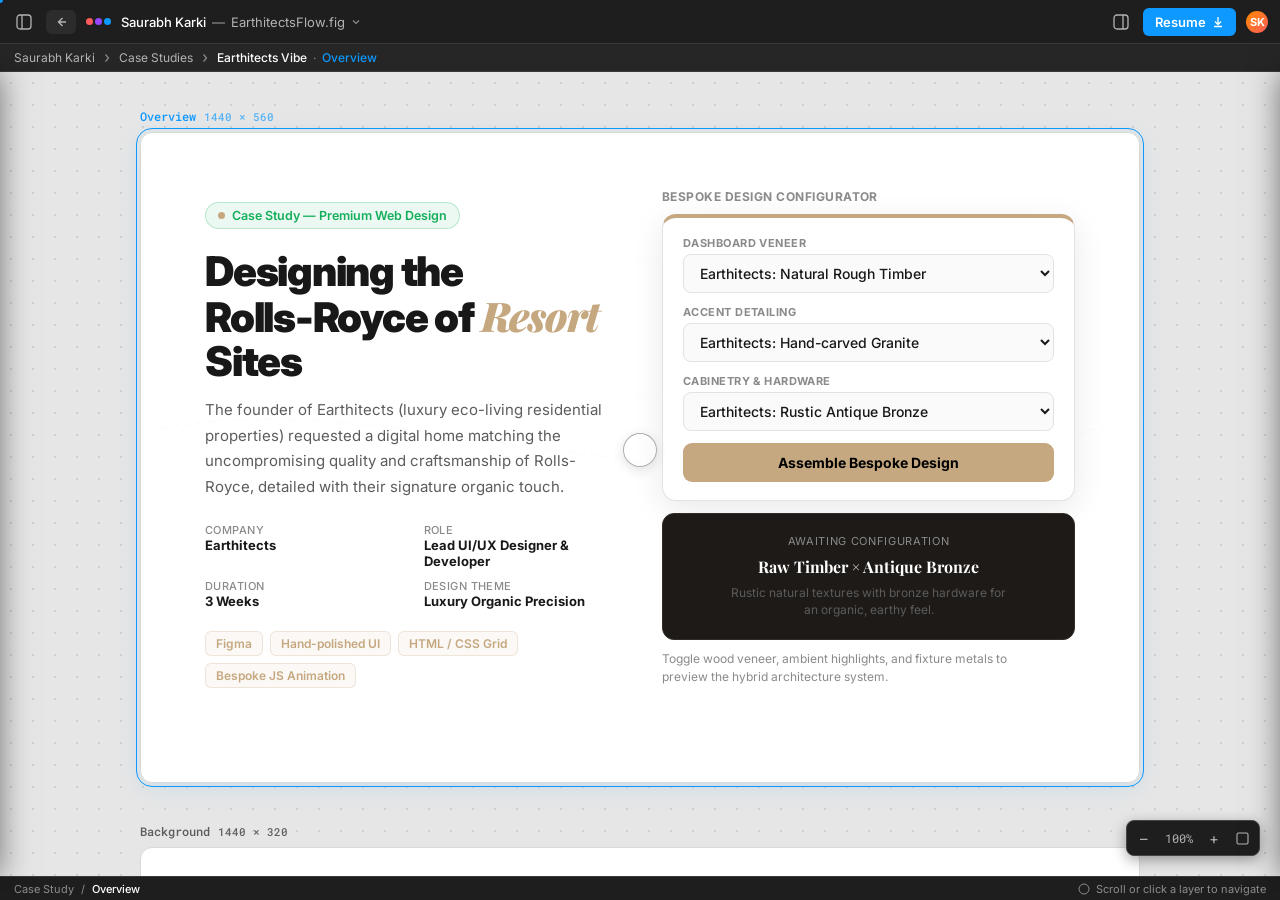
<file: caseStudyEarthitects.html>
<!DOCTYPE html>
<html lang="en">

<head>
    <meta charset="UTF-8">
    <meta name="viewport" content="width=device-width, initial-scale=1.0">
    <title>Case Study — Earthitects &amp; Rolls-Royce Vibe · Saurabh Karki</title>
    <meta name="description"
        content="A case study on designing and developing a website for Earthitects, merging the ultra-luxury, high-precision aesthetic of Rolls-Royce with Earthitects' organic, eco-friendly signature. By Saurabh Karki.">
    <meta name="author" content="Saurabh Karki">
    <meta property="og:title" content="Earthitects: Rolls-Royce Vibe Web Design — Saurabh Karki">
    <meta property="og:description"
        content="Fusing the craftsmanship of Rolls-Royce with organic architecture for an ultra-luxury eco-estate web experience.">
    <meta property="og:type" content="article">
    <link rel="icon"
        href="data:image/svg+xml,%3Csvg xmlns='http://www.w3.org/2000/svg' viewBox='0 0 24 24'%3E%3Crect width='24' height='24' rx='5' fill='%230d99ff'/%3E%3Ctext x='12' y='17' font-size='13' font-family='Arial' font-weight='700' text-anchor='middle' fill='white'%3ESK%3C/text%3E%3C/svg%3E">
    <link rel="preconnect" href="https://fonts.googleapis.com">
    <link rel="preconnect" href="https://fonts.gstatic.com" crossorigin>
    <link
        href="https://fonts.googleapis.com/css2?family=Inter:wght@400;500;600;700;800;900&family=Playfair+Display:ital,wght@0,400..900;1,400..900&family=Roboto+Mono:wght@400;500&display=swap"
        rel="stylesheet">
    <link rel="stylesheet" href="css/style.css">
    <script>document.documentElement.className += ' js';</script>
    <style>
        /* Custom stylings for Earthitects page elements inline to keep main css untouched */
        .page-theme-gold {
            --gold: #c5a880;
            --dark-gold: #8e734e;
            --light-gold: #dfccb3;
            --earth-dark: #1c1b18;
            --earth-light: #2c2824;
        }

        .cs-hero-title em.rr-text {
            color: var(--gold, #c5a880);
            font-family: 'Playfair Display', serif;
        }

        .earth-tool-span {
            color: #c5a880 !important;
            background: rgba(197, 168, 128, 0.08) !important;
            border: 1px solid rgba(197, 168, 128, 0.25) !important;
        }

        .rr-customizer-box {
            border-top: 4px solid var(--gold, #c5a880) !important;
        }

        .earth-grid-3 {
            display: grid;
            grid-template-columns: repeat(3, 1fr);
            gap: 20px;
            margin-top: 16px;
        }

        @media (max-width: 760px) {
            .earth-grid-3 {
                grid-template-columns: 1fr;
            }
        }

        .audit-card {
            background: #fafafa;
            border: 1px solid #ececec;
            border-radius: 12px;
            padding: 24px;
        }

        .audit-card h3 {
            font-size: 15px;
            font-weight: 700;
            margin: 0 0 12px;
            color: var(--ink);
            border-bottom: 2px solid var(--gold, #c5a880);
            padding-bottom: 8px;
            display: flex;
            align-items: center;
            gap: 8px;
        }

        .audit-list {
            margin: 0;
            padding: 0;
            list-style: none;
            display: flex;
            flex-direction: column;
            gap: 8px;
            font-size: 13.5px;
            color: var(--ink-dim);
        }

        .audit-list li strong {
            color: var(--ink);
        }

        .vibe-visual-grid {
            display: grid;
            grid-template-columns: 1fr 1fr;
            gap: 24px;
            margin: 24px 0;
        }

        @media (max-width: 768px) {
            .vibe-visual-grid {
                grid-template-columns: 1fr;
            }
        }

        .vibe-visual-card {
            border: 1px solid #ececec;
            border-radius: 14px;
            padding: 24px;
            display: flex;
            flex-direction: column;
            gap: 12px;
            background: #fff;
        }

        .vibe-visual-head {
            font-size: 11px;
            font-weight: 700;
            text-transform: uppercase;
            letter-spacing: 0.05em;
            color: var(--gold, #c5a880);
        }

        .vibe-visual-title {
            font-size: 20px;
            font-family: 'Playfair Display', serif;
            font-weight: 800;
            margin: 0;
            color: var(--ink);
        }

        .vibe-visual-desc {
            font-size: 13.5px;
            line-height: 1.6;
            color: var(--ink-dim);
            margin: 0;
        }
    </style>
</head>

<body data-page="casestudy" data-cs="earthitects" class="page-theme-gold">
    <a class="skip-link" href="#canvas">Skip to content</a>

    <div class="app">

        <!-- ============ TOP BAR ============ -->
        <header class="topbar">
            <div class="topbar-left">
                <button class="icon-btn" id="menuToggle" aria-label="Toggle layers panel">
                    <svg width="16" height="16" viewBox="0 0 16 16" fill="none">
                        <rect x="1" y="1" width="14" height="14" rx="3" stroke="currentColor" stroke-width="1.3" />
                        <path d="M6 1v14" stroke="currentColor" stroke-width="1.3" />
                    </svg>
                </button>
                <a class="back-btn" href="index.html#casestudies" title="Back to portfolio">
                    <svg width="14" height="14" viewBox="0 0 14 14" fill="none">
                        <path d="M8.5 3L4.5 7l4 4M4.5 7H12" stroke="currentColor" stroke-width="1.4" fill="none" />
                    </svg>
                    <span>Back</span>
                </a>
                <div class="logo-mark" aria-hidden="true">
                    <span class="dot dot-red"></span><span class="dot dot-purple"></span><span
                        class="dot dot-blue"></span>
                </div>
                <div class="file-tab">
                    <span class="file-name">Saurabh Karki</span><span class="file-sep">—</span><span
                        class="file-name-muted">EarthitectsFlow.fig</span>
                    <svg class="chevron" width="10" height="10" viewBox="0 0 10 10">
                        <path d="M2 3.5L5 6.5L8 3.5" stroke="currentColor" stroke-width="1.2" fill="none" />
                    </svg>
                </div>
            </div>

            <div class="topbar-center">
                <div class="tool-group">
                    <button class="tool-btn active" data-tool="move" title="Move (V)">
                        <svg width="16" height="16" viewBox="0 0 16 16" fill="none">
                            <path d="M4 1l5 12 1.5-4.7L15 7 4 1z" fill="currentColor" />
                        </svg>
                    </button>
                    <button class="tool-btn" data-tool="frame" title="Frame (F)">
                        <svg width="16" height="16" viewBox="0 0 16 16" fill="none">
                            <path d="M5 1v14M11 1v14M1 5h14M1 11h14" stroke="currentColor" stroke-width="1.3" />
                        </svg>
                    </button>
                    <button class="tool-btn" data-tool="pen" title="Pen (P)">
                        <svg width="16" height="16" viewBox="0 0 16 16" fill="none">
                            <path d="M2 14l1-4 8-8 3 3-8 8-4 1z" stroke="currentColor" stroke-width="1.2" fill="none" />
                        </svg>
                    </button>
                    <button class="tool-btn" data-tool="text" title="Text (T)">
                        <svg width="16" height="16" viewBox="0 0 16 16" fill="none">
                            <path d="M3 3h10M8 3v10" stroke="currentColor" stroke-width="1.3" />
                        </svg>
                    </button>
                    <button class="tool-btn" data-tool="comment" title="Comment (C)">
                        <svg width="16" height="16" viewBox="0 0 16 16" fill="none">
                            <path d="M2 3h12v7H6l-3 3V10H2V3z" stroke="currentColor" stroke-width="1.2" fill="none" />
                        </svg>
                    </button>
                </div>
            </div>

            <div class="topbar-right">
                <button class="icon-btn" id="rightToggle" aria-label="Toggle design panel">
                    <svg width="16" height="16" viewBox="0 0 16 16" fill="none">
                        <rect x="1" y="1" width="14" height="14" rx="3" stroke="currentColor" stroke-width="1.3" />
                        <path d="M10 1v14" stroke="currentColor" stroke-width="1.3" />
                    </svg>
                </button>
                <div class="zoom-chip" id="topZoom">100%</div>
                <a class="share-btn" href="assets/Saurabh_Karki_Resume.pdf" download>
                    <span>Resume</span> <svg width="12" height="12" viewBox="0 0 12 12" fill="none">
                        <path d="M6 1v7M3 5.5L6 8.5L9 5.5M2 10.5h8" stroke="currentColor" stroke-width="1.3"
                            fill="none" />
                    </svg>
                </a>
                <div class="avatar" title="Saurabh Karki">SK</div>
            </div>
        </header>

        <!-- ============ BREADCRUMB BAR ============ -->
        <div class="breadcrumb">
            <a href="index.html" class="crumb-link">Saurabh Karki</a>
            <svg width="12" height="12" viewBox="0 0 12 12">
                <path d="M4.5 2.5L7.5 6L4.5 9.5" stroke="currentColor" stroke-width="1.2" fill="none" />
            </svg>
            <a href="index.html#casestudies" class="crumb-link">Case Studies</a>
            <svg width="12" height="12" viewBox="0 0 12 12">
                <path d="M4.5 2.5L7.5 6L4.5 9.5" stroke="currentColor" stroke-width="1.2" fill="none" />
            </svg>
            <span class="active-crumb" id="activeCrumb">Earthitects Vibe</span>
            <span class="crumb-dim">·</span>
            <span class="crumb-dim" id="activeCrumbSection">Overview</span>
        </div>

        <!-- ============ MAIN WORKSPACE ============ -->
        <div class="workspace">

            <!-- LEFT SIDEBAR -->
            <aside class="sidebar sidebar-left" id="leftPanel">
                <div class="panel-tabs">
                    <button class="panel-tab active">Layers</button>
                    <button class="panel-tab">Assets</button>
                    <svg class="search-icon" width="14" height="14" viewBox="0 0 14 14" fill="none">
                        <circle cx="6" cy="6" r="4.3" stroke="currentColor" stroke-width="1.2" />
                        <path d="M9.3 9.3L13 13" stroke="currentColor" stroke-width="1.2" />
                    </svg>
                </div>
                <div class="layers-tree" id="layersTree">
                    <div class="layer-row page-row">
                        <svg class="twist" width="10" height="10" viewBox="0 0 10 10">
                            <path d="M3 2l4 3-4 3" fill="currentColor" />
                        </svg>
                        <svg class="layer-icon page-icon" width="14" height="14" viewBox="0 0 14 14" fill="none">
                            <rect x="2" y="1" width="10" height="12" rx="1" stroke="currentColor" stroke-width="1.1" />
                        </svg>
                        <span class="layer-name">Case Study</span>
                    </div>
                    <nav class="layer-children" id="navLinks">
                        <!-- populated by JS -->
                    </nav>
                </div>
                <div class="panel-footer">
                    <svg width="13" height="13" viewBox="0 0 13 13" fill="none">
                        <circle cx="6.5" cy="6.5" r="5.5" stroke="currentColor" stroke-width="1.1" />
                        <path d="M6.5 4v3l2 1" stroke="currentColor" stroke-width="1.1" />
                    </svg>
                    <span>Earthitects × Rolls-Royce</span>
                </div>
            </aside>

            <!-- CENTER CANVAS -->
            <main class="canvas-wrap">
                <div class="ruler ruler-top" id="rulerTop"></div>
                <div class="ruler ruler-left" id="rulerLeft"></div>

                <div class="canvas" id="canvas" tabindex="-1">
                    <div class="canvas-inner" id="canvasInner">

                        <!-- ===== OVERVIEW / Hero ===== -->
                        <section class="frame" id="cs-overview" data-layer="Overview" data-sub="RR">
                            <div class="frame-label">Overview <span class="frame-dim">1440 × 560</span></div>
                            <div class="frame-body cs-hero-body">
                                <div class="cs-hero-bg" aria-hidden="true">
                                    <svg class="cs-hero-route" viewBox="0 0 1200 500" preserveAspectRatio="none">
                                        <g stroke="rgba(197, 168, 128, 0.04)" stroke-width="1">
                                            <line x1="0" y1="100" x2="1200" y2="100" />
                                            <line x1="0" y1="200" x2="1200" y2="200" />
                                            <line x1="0" y1="300" x2="1200" y2="300" />
                                            <line x1="0" y1="400" x2="1200" y2="400" />
                                            <line x1="200" y1="0" x2="200" y2="500" />
                                            <line x1="400" y1="0" x2="400" y2="500" />
                                            <line x1="600" y1="0" x2="600" y2="500" />
                                            <line x1="800" y1="0" x2="800" y2="500" />
                                            <line x1="1000" y1="0" x2="1000" y2="500" />
                                        </g>
                                        <path d="M-100 250 C 300 150, 600 350, 1300 200" stroke="var(--gold, #c5a880)"
                                            stroke-width="1.5" opacity="0.25" fill="none" />
                                    </svg>
                                </div>
                                <div class="cs-hero-content reveal">
                                    <p class="eyebrow"><span class="pulse-dot"
                                            style="background:var(--gold)"></span>Case Study — Premium Web Design</p>
                                    <h1 class="cs-hero-title">Designing the <br>Rolls-Royce of <em
                                            class="rr-text">Resort</em> Sites</h1>
                                    <p class="cs-hero-sub">The founder of Earthitects (luxury eco-living residential
                                        properties) requested a digital home matching the uncompromising quality and
                                        craftsmanship of Rolls-Royce, detailed with their signature organic touch.</p>
                                    <dl class="cs-hero-meta">
                                        <div>
                                            <dt>Company</dt>
                                            <dd>Earthitects</dd>
                                        </div>
                                        <div>
                                            <dt>Role</dt>
                                            <dd>Lead UI/UX Designer &amp; Developer</dd>
                                        </div>
                                        <div>
                                            <dt>Duration</dt>
                                            <dd>3 Weeks</dd>
                                        </div>
                                        <div>
                                            <dt>Design Theme</dt>
                                            <dd>Luxury Organic Precision</dd>
                                        </div>
                                    </dl>
                                    <div class="cs-hero-tools">
                                        <span class="earth-tool-span">Figma</span>
                                        <span class="earth-tool-span">Hand-polished UI</span>
                                        <span class="earth-tool-span">HTML / CSS Grid</span>
                                        <span class="earth-tool-span">Bespoke JS Animation</span>
                                    </div>
                                </div>
                                <div class="cs-hero-demo reveal">
                                    <p class="cs-demo-label">Bespoke Design Configurator</p>
                                    <div class="demo-widget rr-customizer-box" id="earthWidget">
                                        <div class="demo-field">
                                            <label for="veneerSelect">Dashboard Veneer</label>
                                            <select id="veneerSelect">
                                                <option value="raw">Earthitects: Natural Rough Timber</option>
                                                <option value="polished">Rolls-Royce: Hand-polished Royal Walnut
                                                </option>
                                            </select>
                                        </div>
                                        <div class="demo-field">
                                            <label for="accentSelect">Accent Detailing</label>
                                            <select id="accentSelect">
                                                <option value="organic">Earthitects: Hand-carved Granite</option>
                                                <option value="spirit">Rolls-Royce: Starlight Headliner (Fiber Optic)
                                                </option>
                                            </select>
                                        </div>
                                        <div class="demo-field">
                                            <label for="hardwareSelect">Cabinetry &amp; Hardware</label>
                                            <select id="hardwareSelect">
                                                <option value="bronze">Earthitects: Rustic Antique Bronze</option>
                                                <option value="chrome">Rolls-Royce: Mirror-finished Chrome Controls
                                                </option>
                                            </select>
                                        </div>
                                        <button type="button" class="demo-search-btn" id="veneerApplyBtn"
                                            style="background:var(--gold); color:#000;">Assemble Bespoke Design</button>
                                    </div>
                                    <div class="earth-preview-box" id="earthPreview"
                                        style="background:#1e1a17; border:1px solid #332d27; border-radius:12px; padding:20px; font-family:var(--font); color:#dcdad6; text-align:center; min-height:120px; display:flex; flex-direction:column; align-items:center; justify-content:center; gap:8px; margin-top:12px; transition:all 0.3s ease;">
                                        <div id="previewStatus"
                                            style="font-size:11px; text-transform:uppercase; letter-spacing:0.06em; color:var(--ink-dimmer);">
                                            Awaiting Configuration</div>
                                        <div id="previewVisual"
                                            style="font-size:16px; font-weight:700; color:#fff; font-family:'Playfair Display', serif;">
                                            Raw Timber × Antique Bronze</div>
                                        <div id="previewBlurb"
                                            style="font-size:12px; color:var(--ink-dim); max-width:280px; line-height:1.4;">
                                            Rustic natural textures with bronze hardware for an organic, earthy feel.
                                        </div>
                                    </div>
                                    <p class="cs-demo-caption">Toggle wood veneer, ambient highlights, and fixture
                                        metals to preview the hybrid architecture system.</p>
                                    <div class="demo-toast" id="demoToast" role="status" aria-live="polite"></div>
                                </div>
                            </div>
                        </section>

                        <!-- ===== BACKGROUND ===== -->
                        <section class="frame" id="cs-background" data-layer="Background" data-sub="01">
                            <div class="frame-label">Background <span class="frame-dim">1440 × 320</span></div>
                            <div class="frame-body">
                                <span class="section-tag reveal"
                                    style="color:var(--gold); border-color:rgba(197,168,128,.2); background:rgba(197,168,128,.04)">01
                                    · Context</span>
                                <h2 class="section-title reveal">Fusing polar-opposite design languages</h2>
                                <p class="cs-lede reveal">Earthitects is established in Wayanad, India, crafting luxury
                                    residences that root deeply in the earth—stone load-bearing columns, green roofs,
                                    and hand-carved wood trunks. The client wished to elevate the brand's digital
                                    presence to equal the masterfully refined luxury of <strong>Rolls-Royce Motor
                                        Cars</strong>.</p>
                                <p class="cs-body reveal">Fusing these presented an extreme design challenge:
                                    Rolls-Royce is represented by machine precision, chrome mirror finishes,
                                    mathematical alignment, and stark contrasts. Earthitects is raw, textures are
                                    coarse, shapes are asymmetrical, and margins are fluid. The mission was to combine
                                    RR precision with organic nature without feeling synthetic or generic.</p>
                            </div>
                        </section>

                        <!-- ===== THE RR VIBE ===== -->
                        <section class="frame" id="cs-vibe" data-layer="The Vibe" data-sub="02">
                            <div class="frame-label">The Vibe <span class="frame-dim">1440 × 520</span></div>
                            <div class="frame-body">
                                <span class="section-tag reveal"
                                    style="color:var(--gold); border-color:rgba(197,168,128,.2); background:rgba(197,168,128,.04)">02
                                    · RR Vibe</span>
                                <h2 class="section-title reveal">Fusing the machine with the mountain</h2>
                                <p class="cs-body reveal">Fusing two disparate elements required analyzing the details
                                    of each aesthetic first. Instead of replacing Earthitects' core identity, we chose
                                    to project Rolls-Royce's manufacturing values into the grid layout, spacing, and
                                    micro-interactions of the page.</p>

                                <div class="vibe-visual-grid">
                                    <div class="vibe-visual-card reveal">
                                        <span class="vibe-visual-head">Rolls-Royce Blueprint</span>
                                        <h3 class="vibe-visual-title">Automotive Precision</h3>
                                        <p class="vibe-visual-desc">Sleek dark layout backgrounds, razor-thin grid
                                            borders, gold accent pinstripes, and high-fashion editorial serif
                                            typography. It feels manufactured and engineered to a fraction of a
                                            millimeter.</p>
                                    </div>
                                    <div class="vibe-visual-card reveal">
                                        <span class="vibe-visual-head">Earthitects Signature</span>
                                        <h3 class="vibe-visual-title">Organic Materiality</h3>
                                        <p class=" vibe-visual-desc">Rustic rough-cut stone textures, live foliage
                                            overlays, hand-crafted wooden details, and tactile bronze controls. It feels
                                            grown from the soil rather than built in a laboratory.</p>
                                    </div>
                                </div>
                            </div>
                        </section>

                        <!-- ===== RR SPIRIT ===== -->
                        <section class="frame" id="cs-audit" data-layer="RR Spirit" data-sub="03">
                            <div class="frame-label">RR Spirit <span class="frame-dim">1440 × 480</span></div>
                            <div class="frame-body">
                                <span class="section-tag reveal"
                                    style="color:var(--gold); border-color:rgba(197,168,128,.2); background:rgba(197,168,128,.04)">03
                                    · Spirit Audit</span>
                                <h2 class="section-title reveal">Translating details into digital craft</h2>
                                <p class="cs-lede reveal">Every detail of a Rolls-Royce is built with zero compromise.
                                    We mapped this spirit directly onto the web interface components to preserve both
                                    characters.</p>

                                <div class="earth-grid-3">
                                    <div class="audit-card reveal">
                                        <h3><span>✦</span> Space &amp; Grids</h3>
                                        <ul class="audit-list">
                                            <li><strong>Mathematical Symmetry:</strong> The alignment is rigid and
                                                precise like automotive chassis lines.</li>
                                            <li><strong>Extreme Negative Space:</strong> Gives a sense of spaciousness,
                                                reflecting the lavish interior cabin.</li>
                                        </ul>
                                    </div>
                                    <div class="audit-card reveal">
                                        <h3><span>✦</span> Micro-motions</h3>
                                        <ul class="audit-list">
                                            <li><strong>Weighted Transitions:</strong> Smooth, slow, and linear motions
                                                that feel heavy, mimicking the drive of the vehicle.</li>
                                            <li><strong>Starlight Glows:</strong> Hover animations are quiet and subtle,
                                                like optic fiber highlights.</li>
                                        </ul>
                                    </div>
                                    <div class="audit-card reveal">
                                        <h3><span>✦</span> Contrasts</h3>
                                        <ul class="audit-list">
                                            <li><strong>Material Textures:</strong> Plain background blocks are swapped
                                                for fine slate and wooden textures.</li>
                                            <li><strong>Metal Accents:</strong> Interactive elements utilize thin gold
                                                and rustic bronze borders.</li>
                                        </ul>
                                    </div>
                                </div>
                            </div>
                        </section>

                        <!-- ===== DESIGN DECISIONS ===== -->
                        <section class="frame" id="cs-decisions" data-layer="Design Decisions" data-sub="04">
                            <div class="frame-label">Design Decisions <span class="frame-dim">1440 × 440</span></div>
                            <div class="frame-body">
                                <span class="section-tag reveal"
                                    style="color:var(--gold); border-color:rgba(197,168,128,.2); background:rgba(197,168,128,.04)">04
                                    · Decisions</span>
                                <h2 class="section-title reveal">Setting the tokens for the brand touch</h2>
                                <p class="cs-body reveal">A design system was required to make the hybrid aesthetic
                                    reproducible. We customized typography, colors, and line values to frame the
                                    architecture photography.</p>

                                <div class="cs-table-wrap reveal">
                                    <table class="cs-comp-table">
                                        <caption class="sr-only">Digital tokens comparing raw templates vs Rolls Royce
                                            bespoke setup</caption>
                                        <thead>
                                            <tr>
                                                <th scope="col">Design Token</th>
                                                <th scope="col">Rolls-Royce Vibe</th>
                                                <th scope="col">Earthitects Touch</th>
                                                <th scope="col">Implementation details</th>
                                            </tr>
                                        </thead>
                                        <tbody>
                                            <tr>
                                                <td class="cs-comp-name">Background</td>
                                                <td>Sleek Phantom Black</td>
                                                <td>Warm Earthy Charcoal</td>
                                                <td>Subtle wood grain filter on deep base palette `#151412`</td>
                                            </tr>
                                            <tr>
                                                <td class="cs-comp-name">Typography</td>
                                                <td>Elegant Serif Branding</td>
                                                <td>Clean Organic Sans</td>
                                                <td>`Playfair Display` serif headers + `Inter` body text</td>
                                            </tr>
                                            <tr>
                                                <td class="cs-comp-name">Borders</td>
                                                <td>Razor-thin Gold Lines</td>
                                                <td>Natural Stone Outlines</td>
                                                <td>`1px solid #c5a880` dividers resembling metal coachlines</td>
                                            </tr>
                                            <tr>
                                                <td class="cs-comp-name">Icons</td>
                                                <td>Classic Analog / Herald</td>
                                                <td>Minimalist Line Icons</td>
                                                <td>Geometric linear icons with custom antique bronze values</td>
                                            </tr>
                                        </tbody>
                                    </table>
                                </div>
                            </div>
                        </section>

                        <!-- ===== BEFORE / AFTER ===== -->
                        <section class="frame" id="cs-comparison" data-layer="Before / After" data-sub="05">
                            <div class="frame-label">Before / After <span class="frame-dim">1440 × 320</span></div>
                            <div class="frame-body">
                                <span class="section-tag reveal"
                                    style="color:var(--gold); border-color:rgba(197,168,128,.2); background:rgba(197,168,128,.04)">05
                                    · Comparison</span>
                                <h2 class="section-title reveal">Side by side comparison</h2>
                                <div class="cs-compare-grid">
                                    <div class="cs-compare-card cs-compare-before reveal"
                                        style="border-top:3px solid #ff4444;">
                                        <h3>Traditional Resort Site</h3>
                                        <ul>
                                            <li><span>Color</span><strong>Flat white, generic green leaf logos</strong>
                                            </li>
                                            <li><span>Grid</span><strong>Standard 3-column masonry with heavy gap
                                                    spacing</strong></li>
                                            <li><span>Typography</span><strong>Generic geometric sans-serif</strong>
                                            </li>
                                            <li><span>Vibe</span><strong>Mass-market agency template, standard booking
                                                    engine</strong></li>
                                            <li><span>Interactions</span><strong>Abrupt snap zooms, basic hover
                                                    states</strong></li>
                                        </ul>
                                    </div>
                                    <div class="cs-compare-card cs-compare-after reveal"
                                        style="border-top:3px solid var(--gold);">
                                        <h3>Bespoke Rolls-Royce Vibe</h3>
                                        <ul>
                                            <li><span>Color</span><strong>Rich dark forest black, metal
                                                    pinstripes</strong></li>
                                            <li><span>Grid</span><strong>Symmetrical editorial spreads, wide
                                                    canvases</strong></li>
                                            <li><span>Typography</span><strong>Bespoke luxury serif with hand-adjusted
                                                    letter spacing</strong></li>
                                            <li><span>Vibe</span><strong>Tailored, bespoke craftsmanship feel, analog
                                                    markers</strong></li>
                                            <li><span>Interactions</span><strong>Viscous smooth-scrolling, starlight
                                                    fades</strong></li>
                                        </ul>
                                    </div>
                                </div>
                            </div>
                        </section>

                        <!-- ===== LEARNINGS ===== -->
                        <section class="frame frame-last" id="cs-learnings" data-layer="Learnings" data-sub="06">
                            <div class="frame-label">Learnings <span class="frame-dim">1440 × 360</span></div>
                            <div class="frame-body">
                                <span class="section-tag reveal"
                                    style="color:var(--gold); border-color:rgba(197,168,128,.2); background:rgba(197,168,128,.04)">06
                                    · Key Learnings</span>
                                <h2 class="section-title reveal">What this project reinforced</h2>
                                <div class="cs-learnings-body reveal">
                                    <p>Merging two highly distinct and mature visual identities isn't about
                                        compromise—it is about finding the shared values underneath. While Rolls-Royce
                                        represents precision manufacturing and Earthitects represents handcrafted raw
                                        architecture, both brands stand on <strong>unparalleled attention to
                                            detail</strong>. Once we unified them under this core value, the styling
                                        decisions aligned naturally.</p>
                                    <p>Using a dark-editorial system proved that hospitality design doesn't always have
                                        to rely on standard travel templates. By adopting elements like analog borders,
                                        custom typography, and weighted animations, we created a digital showroom that
                                        mirrors the tactile feeling of custom villas in Wayanad and high-end automotive
                                        design.</p>
                                    <p>Having developers and designers working as a unified entity enabled us to craft
                                        clean assets without bloated layouts. Developing page grids in clean CSS and
                                        managing animations via performance-friendly transitions ensured we didn't
                                        sacrifice speed for luxury aesthetics.</p>
                                    <div class="cs-footer-strip">
                                        <span>© <span id="year"></span> Saurabh Karki</span>
                                        <a href="index.html#casestudies" class="btn btn-ghost"
                                            style="color:var(--gold);">← Back to Case Studies</a>
                                    </div>
                                </div>
                            </div>
                        </section>

                    </div>
                </div>

                <div class="zoom-controls">
                    <button id="zoomOut" aria-label="Zoom out">–</button>
                    <span id="zoomLevel">100%</span>
                    <button id="zoomIn" aria-label="Zoom in">+</button>
                    <button id="zoomReset" aria-label="Reset zoom">
                        <svg width="13" height="13" viewBox="0 0 13 13" fill="none">
                            <rect x="1" y="1" width="11" height="11" rx="1.5" stroke="currentColor"
                                stroke-width="1.1" />
                        </svg>
                    </button>
                </div>
            </main>

            <!-- RIGHT SIDEBAR -->
            <aside class="sidebar sidebar-right" id="rightPanel">
                <div class="panel-tabs">
                    <button class="panel-tab active">Design</button>
                    <button class="panel-tab">Prototype</button>
                </div>
                <div class="props-scroll" id="propsScroll">
                    <!-- populated dynamically by JS -->
                </div>
            </aside>

        </div>

        <!-- ============ BOTTOM STATUS BAR ============ -->
        <footer class="statusbar">
            <span class="status-left">Case Study <span class="status-dim">/</span> <span
                    id="statusLayer">Overview</span></span>
            <span class="status-right">
                <svg width="12" height="12" viewBox="0 0 12 12" fill="none">
                    <circle cx="6" cy="6" r="5" stroke="currentColor" stroke-width="1" />
                </svg>
                Scroll or click a layer to navigate
            </span>
        </footer>

    </div>

    <script src="js/script.js"></script>
</body>

</html>
</file>
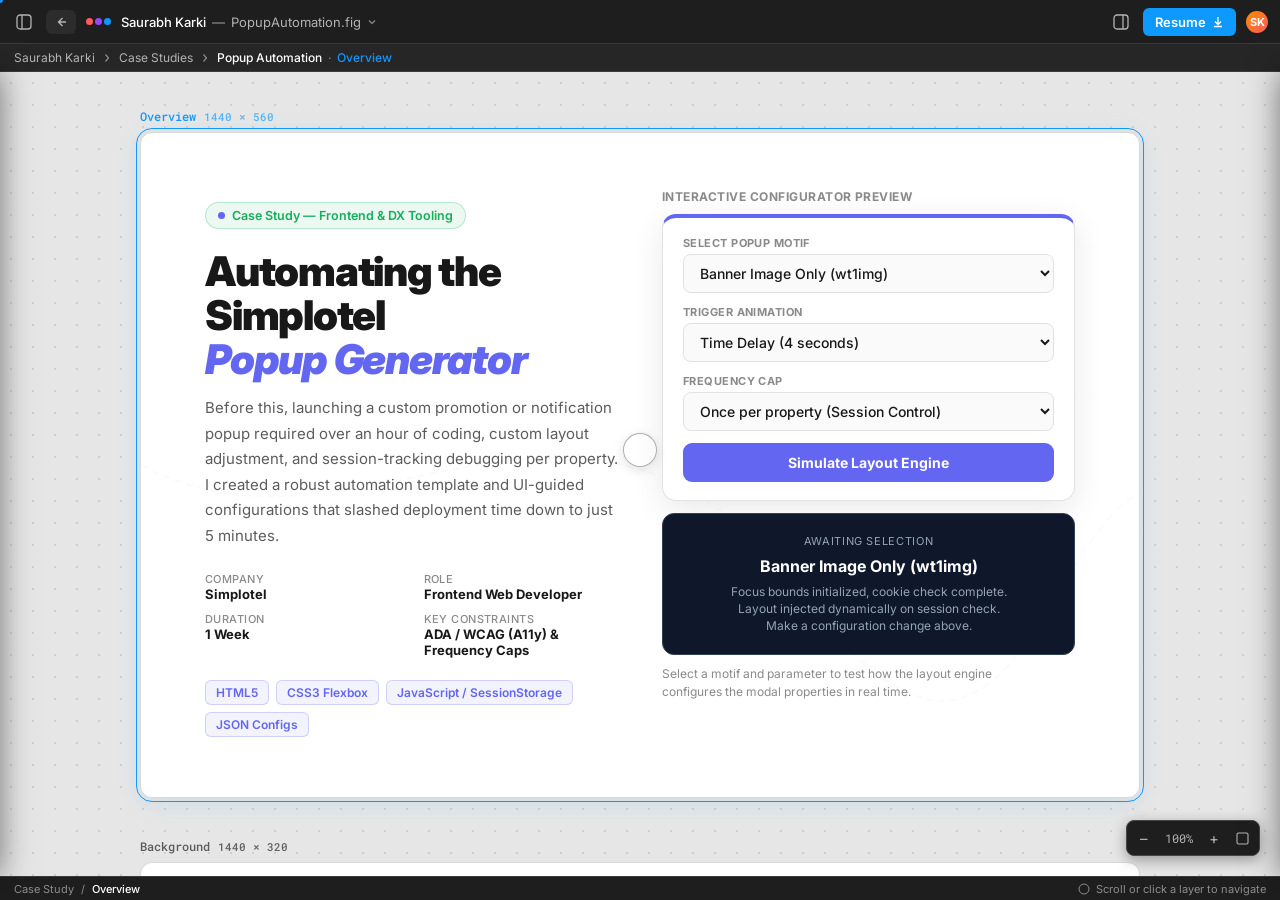
<file: caseStudyPopups.html>
<!DOCTYPE html>
<html lang="en">

<head>
    <meta charset="UTF-8">
    <meta name="viewport" content="width=device-width, initial-scale=1.0">
    <title>Case Study — Popup Automation &amp; Generator · Saurabh Karki</title>
    <meta name="description"
        content="A case study on designing and developing a premium Popup Automation Generator — reducing popup configuration and deployment time from 1+ hour to 5 minutes with full ADA / WCAG compliance and property-level session controls. By Saurabh Karki.">
    <meta name="author" content="Saurabh Karki">
    <meta property="og:title" content="Popup Automation Generator Case Study — Saurabh Karki">
    <meta property="og:description"
        content="Reducing popup configuration and deployment time from 1+ hour to 5 minutes with full ADA / WCAG compliance and property frequency controls.">
    <meta property="og:type" content="article">
    <link rel="icon"
        href="data:image/svg+xml,%3Csvg xmlns='http://www.w3.org/2000/svg' viewBox='0 0 24 24'%3E%3Crect width='24' height='24' rx='5' fill='%230d99ff'/%3E%3Ctext x='12' y='17' font-size='13' font-family='Arial' font-weight='700' text-anchor='middle' fill='white'%3ESK%3C/text%3E%3C/svg%3E">
    <link rel="preconnect" href="https://fonts.googleapis.com">
    <link rel="preconnect" href="https://fonts.gstatic.com" crossorigin>
    <link
        href="https://fonts.googleapis.com/css2?family=Inter:wght@400;500;600;700;800;900&family=Playfair+Display:ital,wght@0,400..900;1,400..900&family=Roboto+Mono:wght@400;500&display=swap"
        rel="stylesheet">
    <link rel="stylesheet" href="css/style.css">
    <script>document.documentElement.className += ' js';</script>
    <style>
        /* Custom stylings for Popup page elements inline to keep main css untouched */
        .page-theme-indigo {
            --indigo: #6366f1;
            --dark-indigo: #4945db;
            --light-indigo: #c7d2fe;
            --popup-dark: #0f172a;
            --popup-light: #1e293b;
        }

        .cs-hero-title em.indigo-text {
            color: var(--indigo, #6366f1);
            font-style: italic;
        }

        .popup-tool-span {
            color: #6366f1 !important;
            background: rgba(99, 102, 241, 0.08) !important;
            border: 1px solid rgba(99, 102, 241, 0.25) !important;
        }

        .popup-customizer-box {
            border-top: 4px solid var(--indigo, #6366f1) !important;
        }

        .popup-grid-3 {
            display: grid;
            grid-template-columns: repeat(3, 1fr);
            gap: 20px;
            margin-top: 16px;
        }

        @media (max-width: 760px) {
            .popup-grid-3 {
                grid-template-columns: 1fr;
            }
        }

        .comb-card {
            background: #fafafa;
            border: 1px solid #ececec;
            border-radius: 12px;
            padding: 24px;
        }

        .comb-card h3 {
            font-size: 15px;
            font-weight: 700;
            margin: 0 0 12px;
            color: var(--ink);
            border-bottom: 2px solid var(--indigo, #6366f1);
            padding-bottom: 8px;
            display: flex;
            align-items: center;
            gap: 8px;
        }

        .comb-list {
            margin: 0;
            padding: 0;
            list-style: none;
            display: flex;
            flex-direction: column;
            gap: 8px;
            font-size: 13.5px;
            color: var(--ink-dim);
        }

        .comb-list li strong {
            color: var(--ink);
        }

        .code-snippet-box {
            background: #0f172a;
            border: 1px solid #334155;
            border-radius: 10px;
            padding: 18px 24px;
            color: #e2e8f0;
            overflow-x: auto;
            font-family: 'Roboto Mono', monospace;
            font-size: 13px;
            line-height: 1.5;
            margin: 16px 0;
        }

        .comment-text {
            color: #64748b;
        }

        .keyword-text {
            color: #ff79c6;
        }

        .string-text {
            color: #f1fa8c;
        }

        .var-text {
            color: #8be9fd;
        }
    </style>
</head>

<body data-page="casestudy" data-cs="popups" class="page-theme-indigo">
    <a class="skip-link" href="#canvas">Skip to content</a>

    <div class="app">

        <!-- ============ TOP BAR ============ -->
        <header class="topbar">
            <div class="topbar-left">
                <button class="icon-btn" id="menuToggle" aria-label="Toggle layers panel">
                    <svg width="16" height="16" viewBox="0 0 16 16" fill="none">
                        <rect x="1" y="1" width="14" height="14" rx="3" stroke="currentColor" stroke-width="1.3" />
                        <path d="M6 1v14" stroke="currentColor" stroke-width="1.3" />
                    </svg>
                </button>
                <a class="back-btn" href="index.html#casestudies" title="Back to portfolio">
                    <svg width="14" height="14" viewBox="0 0 14 14" fill="none">
                        <path d="M8.5 3L4.5 7l4 4M4.5 7H12" stroke="currentColor" stroke-width="1.4" fill="none" />
                    </svg>
                    <span>Back</span>
                </a>
                <div class="logo-mark" aria-hidden="true">
                    <span class="dot dot-red"></span><span class="dot dot-purple"></span><span
                        class="dot dot-blue"></span>
                </div>
                <div class="file-tab">
                    <span class="file-name">Saurabh Karki</span><span class="file-sep">—</span><span
                        class="file-name-muted">PopupAutomation.fig</span>
                    <svg class="chevron" width="10" height="10" viewBox="0 0 10 10">
                        <path d="M2 3.5L5 6.5L8 3.5" stroke="currentColor" stroke-width="1.2" fill="none" />
                    </svg>
                </div>
            </div>

            <div class="topbar-center">
                <div class="tool-group">
                    <button class="tool-btn active" data-tool="move" title="Move (V)">
                        <svg width="16" height="16" viewBox="0 0 16 16" fill="none">
                            <path d="M4 1l5 12 1.5-4.7L15 7 4 1z" fill="currentColor" />
                        </svg>
                    </button>
                    <button class="tool-btn" data-tool="frame" title="Frame (F)">
                        <svg width="16" height="16" viewBox="0 0 16 16" fill="none">
                            <path d="M5 1v14M11 1v14M1 5h14M1 11h14" stroke="currentColor" stroke-width="1.3" />
                        </svg>
                    </button>
                    <button class="tool-btn" data-tool="pen" title="Pen (P)">
                        <svg width="16" height="16" viewBox="0 0 16 16" fill="none">
                            <path d="M2 14l1-4 8-8 3 3-8 8-4 1z" stroke="currentColor" stroke-width="1.2" fill="none" />
                        </svg>
                    </button>
                    <button class="tool-btn" data-tool="text" title="Text (T)">
                        <svg width="16" height="16" viewBox="0 0 16 16" fill="none">
                            <path d="M3 3h10M8 3v10" stroke="currentColor" stroke-width="1.3" />
                        </svg>
                    </button>
                    <button class="tool-btn" data-tool="comment" title="Comment (C)">
                        <svg width="16" height="16" viewBox="0 0 16 16" fill="none">
                            <path d="M2 3h12v7H6l-3 3V10H2V3z" stroke="currentColor" stroke-width="1.2" fill="none" />
                        </svg>
                    </button>
                </div>
            </div>

            <div class="topbar-right">
                <button class="icon-btn" id="rightToggle" aria-label="Toggle design panel">
                    <svg width="16" height="16" viewBox="0 0 16 16" fill="none">
                        <rect x="1" y="1" width="14" height="14" rx="3" stroke="currentColor" stroke-width="1.3" />
                        <path d="M10 1v14" stroke="currentColor" stroke-width="1.3" />
                    </svg>
                </button>
                <div class="zoom-chip" id="topZoom">100%</div>
                <a class="share-btn" href="assets/Saurabh_Karki_Resume.pdf" download>
                    <span>Resume</span> <svg width="12" height="12" viewBox="0 0 12 12" fill="none">
                        <path d="M6 1v7M3 5.5L6 8.5L9 5.5M2 10.5h8" stroke="currentColor" stroke-width="1.3"
                            fill="none" />
                    </svg>
                </a>
                <div class="avatar" title="Saurabh Karki">SK</div>
            </div>
        </header>

        <!-- ============ BREADCRUMB BAR ============ -->
        <div class="breadcrumb">
            <a href="index.html" class="crumb-link">Saurabh Karki</a>
            <svg width="12" height="12" viewBox="0 0 12 12">
                <path d="M4.5 2.5L7.5 6L4.5 9.5" stroke="currentColor" stroke-width="1.2" fill="none" />
            </svg>
            <a href="index.html#casestudies" class="crumb-link">Case Studies</a>
            <svg width="12" height="12" viewBox="0 0 12 12">
                <path d="M4.5 2.5L7.5 6L4.5 9.5" stroke="currentColor" stroke-width="1.2" fill="none" />
            </svg>
            <span class="active-crumb" id="activeCrumb">Popup Automation</span>
            <span class="crumb-dim">·</span>
            <span class="crumb-dim" id="activeCrumbSection">Overview</span>
        </div>

        <!-- ============ MAIN WORKSPACE ============ -->
        <div class="workspace">

            <!-- LEFT SIDEBAR -->
            <aside class="sidebar sidebar-left" id="leftPanel">
                <div class="panel-tabs">
                    <button class="panel-tab active">Layers</button>
                    <button class="panel-tab">Assets</button>
                    <svg class="search-icon" width="14" height="14" viewBox="0 0 14 14" fill="none">
                        <circle cx="6" cy="6" r="4.3" stroke="currentColor" stroke-width="1.2" />
                        <path d="M9.3 9.3L13 13" stroke="currentColor" stroke-width="1.2" />
                    </svg>
                </div>
                <div class="layers-tree" id="layersTree">
                    <div class="layer-row page-row">
                        <svg class="twist" width="10" height="10" viewBox="0 0 10 10">
                            <path d="M3 2l4 3-4 3" fill="currentColor" />
                        </svg>
                        <svg class="layer-icon page-icon" width="14" height="14" viewBox="0 0 14 14" fill="none">
                            <rect x="2" y="1" width="10" height="12" rx="1" stroke="currentColor" stroke-width="1.1" />
                        </svg>
                        <span class="layer-name">Case Study</span>
                    </div>
                    <nav class="layer-children" id="navLinks">
                        <!-- populated by JS -->
                    </nav>
                </div>
                <div class="panel-footer">
                    <svg width="13" height="13" viewBox="0 0 13 13" fill="none">
                        <circle cx="6.5" cy="6.5" r="5.5" stroke="currentColor" stroke-width="1.1" />
                        <path d="M6.5 4v3l2 1" stroke="currentColor" stroke-width="1.1" />
                    </svg>
                    <span>Simplotel Workspace</span>
                </div>
            </aside>

            <!-- CENTER CANVAS -->
            <main class="canvas-wrap">
                <div class="ruler ruler-top" id="rulerTop"></div>
                <div class="ruler ruler-left" id="rulerLeft"></div>

                <div class="canvas" id="canvas" tabindex="-1">
                    <div class="canvas-inner" id="canvasInner">

                        <!-- ===== OVERVIEW / Hero ===== -->
                        <section class="frame" id="cs-overview" data-layer="Overview" data-sub="Live">
                            <div class="frame-label">Overview <span class="frame-dim">1440 × 560</span></div>
                            <div class="frame-body cs-hero-body">
                                <div class="cs-hero-bg" aria-hidden="true">
                                    <svg class="cs-hero-route" viewBox="0 0 1200 500" preserveAspectRatio="none">
                                        <g stroke="rgba(99, 102, 241, 0.04)" stroke-width="1">
                                            <line x1="0" y1="100" x2="1200" y2="100" />
                                            <line x1="0" y1="200" x2="1200" y2="200" />
                                            <line x1="0" y1="300" x2="1200" y2="300" />
                                            <line x1="0" y1="400" x2="1200" y2="400" />
                                            <line x1="200" y1="0" x2="200" y2="500" />
                                            <line x1="400" y1="0" x2="400" y2="500" />
                                            <line x1="600" y1="0" x2="600" y2="500" />
                                            <line x1="800" y1="0" x2="800" y2="500" />
                                            <line x1="1000" y1="0" x2="1000" y2="500" />
                                        </g>
                                        <path d="M-100 200 C 200 400, 500 100, 800 350 S 1100 150, 1300 300"
                                            stroke="var(--indigo, #6366f1)" stroke-width="1.5" opacity="0.25"
                                            fill="none" />
                                    </svg>
                                </div>
                                <div class="cs-hero-content reveal">
                                    <p class="eyebrow"><span class="pulse-dot"
                                            style="background:var(--indigo)"></span>Case Study — Frontend &amp; DX
                                        Tooling</p>
                                    <h1 class="cs-hero-title">Automating the Simplotel <br><em class="indigo-text">Popup
                                            Generator</em></h1>
                                    <p class="cs-hero-sub">Before this, launching a custom promotion or notification
                                        popup required over an hour of coding, custom layout adjustment, and
                                        session-tracking debugging per property. I created a robust automation template
                                        and UI-guided configurations that slashed deployment time down to just 5
                                        minutes.</p>
                                    <dl class="cs-hero-meta">
                                        <div>
                                            <dt>Company</dt>
                                            <dd>Simplotel</dd>
                                        </div>
                                        <div>
                                            <dt>Role</dt>
                                            <dd>Frontend Web Developer</dd>
                                        </div>
                                        <div>
                                            <dt>Duration</dt>
                                            <dd>1 Week</dd>
                                        </div>
                                        <div>
                                            <dt>Key Constraints</dt>
                                            <dd>ADA / WCAG (A11y) &amp; Frequency Caps</dd>
                                        </div>
                                    </dl>
                                    <div class="cs-hero-tools">
                                        <span class="popup-tool-span">HTML5</span>
                                        <span class="popup-tool-span">CSS3 Flexbox</span>
                                        <span class="popup-tool-span">JavaScript / SessionStorage</span>
                                        <span class="popup-tool-span">JSON Configs</span>
                                    </div>
                                </div>
                                <div class="cs-hero-demo reveal">
                                    <p class="cs-demo-label">Interactive Configurator Preview</p>
                                    <div class="demo-widget popup-customizer-box" id="popupWidget">
                                        <div class="demo-field">
                                            <label for="layoutSelect">Select Popup Motif</label>
                                            <select id="layoutSelect">
                                                <option value="image">Banner Image Only (wt1img)</option>
                                                <option value="text">Editorial Header &amp; Link (custom-text)</option>
                                                <option value="video">Promotional Video Player (wt1video)</option>
                                            </select>
                                        </div>
                                        <div class="demo-field">
                                            <label for="triggerSelect">Trigger Animation</label>
                                            <select id="triggerSelect">
                                                <option value="delay">Time Delay (4 seconds)</option>
                                                <option value="exit">Exit Intent (Mouse Leave)</option>
                                            </select>
                                        </div>
                                        <div class="demo-field">
                                            <label for="capSelect">Frequency Cap</label>
                                            <select id="capSelect">
                                                <option value="once">Once per property (Session Control)</option>
                                                <option value="always">Always show on load (Debug)</option>
                                            </select>
                                        </div>
                                        <button type="button" class="demo-search-btn" id="simulateBtn"
                                            style="background:var(--indigo); color:#fff;">Simulate Layout
                                            Engine</button>
                                    </div>
                                    <div class="earth-preview-box" id="automationPreview"
                                        style="background:#0f172a; border:1px solid #334155; border-radius:12px; padding:20px; font-family:var(--font); color:#dcdad6; text-align:center; min-height:120px; display:flex; flex-direction:column; align-items:center; justify-content:center; gap:8px; margin-top:12px; transition:all 0.3s ease;">
                                        <div id="simStatus"
                                            style="font-size:11px; text-transform:uppercase; letter-spacing:0.06em; color:#94a3b8;">
                                            Awaiting Selection</div>
                                        <div id="simVisual" style="font-size:16px; font-weight:700; color:#fff;">
                                            Banner Image Only (wt1img)
                                        </div>
                                        <div id="simBlurb"
                                            style="font-size:12px; color:#94a3b8; max-width:280px; line-height:1.4;">
                                            Focus bounds initialized, cookie check complete. Layout injected dynamically
                                            on session check. Make a configuration change above.
                                        </div>
                                    </div>
                                    <p class="cs-demo-caption">Select a motif and parameter to test how the layout
                                        engine configures the modal properties in real time.</p>
                                    <div class="demo-toast" id="demoToast" role="status" aria-live="polite"></div>
                                </div>
                            </div>
                        </section>

                        <!-- ===== BACKGROUND ===== -->
                        <section class="frame" id="cs-background" data-layer="Background" data-sub="01">
                            <div class="frame-label">Background <span class="frame-dim">1440 × 320</span></div>
                            <div class="frame-body">
                                <span class="section-tag reveal"
                                    style="color:var(--indigo); border-color:rgba(99,102,241,.2); background:rgba(99,102,241,.04)">01
                                    · Context</span>
                                <h2 class="section-title reveal">The pain of manual code deployments under pressure</h2>
                                <p class="cs-lede reveal">Simplotel powers thousands of hotel websites where hoteliers
                                    regularly request short-term banner changes, flash vouchers, alert notices, or
                                    regulatory messages. Previously, launching a popup for a website required a
                                    developer to manually construct HTML containers, write custom CSS alignments, code
                                    event listeners for exit-trigger animations, and build session storage constraints.
                                </p>
                                <p class="cs-body reveal">This laborious process had several major drawbacks: it
                                    consumed 1 to 2 hours of developer time per request, had a high rate of copy-paste
                                    formatting errors that broke responsive layout views, and often failed basic
                                    accessibility parameters (like allowing keyboard users to exit or trapping focus
                                    inside modal boundaries). We needed a unified automation script that could build
                                    popups from a clean metadata config in minutes.</p>
                            </div>
                        </section>

                        <!-- ===== TYPES & COMBINATIONS ===== -->
                        <section class="frame" id="cs-combinations" data-layer="Combinations" data-sub="02">
                            <div class="frame-label">Combinations <span class="frame-dim">1440 × 520</span></div>
                            <div class="frame-body">
                                <span class="section-tag reveal"
                                    style="color:var(--indigo); border-color:rgba(99,102,241,.2); background:rgba(99,102,241,.04)">02
                                    · Layout Matrix</span>
                                <h2 class="section-title reveal">Flesh out the combination matrix</h2>
                                <p class="cs-body reveal">By examining over fifty historical popup requests, we
                                    discovered that they all fell into a clean matrix of logical combinations.
                                    Standardizing these motifs allowed us to build specific configurations for every
                                    scenario:</p>

                                <div class="popup-grid-3">
                                    <div class="comb-card reveal">
                                        <h3><span>✦</span> Display Layouts</h3>
                                        <ul class="comb-list">
                                            <li><strong>Image Banner (wt1img):</strong> Clean picture link matching
                                                custom resolutions.</li>
                                            <li><strong>Editorial Content (custom-text):</strong> Title heading,
                                                paragraph blurb, call-to-action button.</li>
                                            <li><strong>Video Promos (wt1video):</strong> Inline playing video files
                                                with mute/loop overlays.</li>
                                        </ul>
                                    </div>
                                    <div class="comb-card reveal">
                                        <h3><span>✦</span> Targets &amp; Scopes</h3>
                                        <ul class="comb-list">
                                            <li><strong>Single Property:</strong> Target one hotel ID within a group.
                                            </li>
                                            <li><strong>Multi-Property (Shared):</strong> Generic banner applied across
                                                all group properties.</li>
                                            <li><strong>Multi-Property (Distinct):</strong> Diverse banners/links parsed
                                                specifically per hotel ID dynamically.</li>
                                        </ul>
                                    </div>
                                    <div class="comb-card reveal">
                                        <h3><span>✦</span> Triggers &amp; Timing</h3>
                                        <ul class="comb-list">
                                            <li><strong>Exit Intent:</strong> Mouseout listener targeting top screen
                                                bounds.</li>
                                            <li><strong>Timed Delay:</strong> Delayed window event execution (e.g.,
                                                4000ms).</li>
                                            <li><strong>Page Scroll:</strong> Appears when consumer reaches intermediate
                                                depth.</li>
                                        </ul>
                                    </div>
                                </div>
                            </div>
                        </section>

                        <!-- ===== AUTOMATION ENGINE ===== -->
                        <section class="frame" id="cs-automation" data-layer="Automation" data-sub="03">
                            <div class="frame-label">Automation <span class="frame-dim">1440 × 560</span></div>
                            <div class="frame-body">
                                <span class="section-tag reveal"
                                    style="color:var(--indigo); border-color:rgba(99, 102, 241, 0.2); background:rgba(99, 102, 241, 0.04)">03
                                    · Coding The Engine</span>
                                <h2 class="section-title reveal">Standardizing the injection logic</h2>
                                <p class="cs-lede reveal">The engine operates by parsing a JSON configuration object on
                                    layout load. In the background, it generates frequency-capping tags and injects the
                                    modal directly into the pages.</p>

                                <div class="code-snippet-box reveal">
                                    <span class="comment-text">// Dynamically track and constrain display to once per
                                        property session</span><br>
                                    <span class="keyword-text">const</span> <span class="var-text">sessionKey</span> =
                                    <span class="string-text">"popup_shown_"</span> + (<span
                                        class="var-text">hotelId</span> || <span
                                        class="string-text">"default"</span>);<br>
                                    <span class="keyword-text">if</span> (sessionStorage.getItem(<span
                                        class="var-text">sessionKey</span>)) <span
                                        class="keyword-text">return</span>;<br>
                                    <br>
                                    <span class="comment-text">// Set session cap on first popup view</span><br>
                                    <span class="keyword-text">const</span> <span class="var-text">showPopup</span> = ()
                                    => {<br>
                                    &nbsp;&nbsp;sessionStorage.setItem(<span class="var-text">sessionKey</span>, <span
                                        class="string-text">"true"</span>);<br>
                                    &nbsp;&nbsp;popUpBody.style.display = <span class="string-text">"flex"</span>;<br>
                                    &nbsp;&nbsp;popUpBody.setAttribute(<span class="string-text">"aria-hidden"</span>,
                                    <span class="string-text">"false"</span>);<br>
                                    &nbsp;&nbsp;popUpBody.focus();<br>
                                    };
                                </div>
                                <p class="cs-body reveal">By prefixing storage sessions with <code>hotelId</code>, the
                                    cookie constraint operates perfectly even inside dynamic corporate portals that
                                    manage multiple hotel properties on the same domain name. This prevents annoying
                                    over-prompting and preserves customer browsing trust.</p>
                            </div>
                        </section>

                        <!-- ===== DESIGN & accessibility ===== -->
                        <section class="frame" id="cs-decisions" data-layer="A11y Decisions" data-sub="04">
                            <div class="frame-label">A11y Decisions <span class="frame-dim">1440 × 440</span></div>
                            <div class="frame-body">
                                <span class="section-tag reveal"
                                    style="color:var(--indigo); border-color:rgba(99, 102, 241, 0.2); background:rgba(99, 102, 241, 0.04)">04
                                    · A11y Compliance</span>
                                <h2 class="section-title reveal">Making popups ADA/WCAG compatible</h2>
                                <p class="cs-body reveal">A critical piece of the engine was building accessible hooks
                                    directly into the core code generator, ensuring that hoteliers don't have to concern
                                    themselves with ADA complaints. Every popup produced automatically complies with
                                    WCAG guidelines:</p>

                                <div class="cs-table-wrap reveal">
                                    <table class="cs-comp-table">
                                        <caption class="sr-only">Interactive accessibility tokens built into generated
                                            popups</caption>
                                        <thead>
                                            <tr>
                                                <th scope="col">Accessibility Token</th>
                                                <th scope="col">Standard Fail Pattern</th>
                                                <th scope="col">Automated Engine Pattern</th>
                                                <th scope="col">Functional Outcome</th>
                                            </tr>
                                        </thead>
                                        <tbody>
                                            <tr>
                                                <td class="cs-comp-name">Focus Trapping</td>
                                                <td>Keyboard tab exits the modal back into hidden page fields</td>
                                                <td>Intercepts `Tab` keystrokes to circle within focusable controls</td>
                                                <td>Keyboard users cannot accidentally get stuck in background pages
                                                </td>
                                            </tr>
                                            <tr>
                                                <td class="cs-comp-name">Restoration</td>
                                                <td>Dismissing popup leaves focus lost or placed at top of document</td>
                                                <td>Saves document active focus prior to showing and returns it on close
                                                </td>
                                                <td>Maintains reading stream position of assistive readers</td>
                                            </tr>
                                            <tr>
                                                <td class="cs-comp-name">Escape Hook</td>
                                                <td>Modal blocks views and requires close button clicks to shut</td>
                                                <td>Standard key listener listening for `Escape` key close instructions
                                                </td>
                                                <td>Fluid, immediate keyboard-driven dismissal</td>
                                            </tr>
                                            <tr>
                                                <td class="cs-comp-name">Semantic Tags</td>
                                                <td>Generic `div` nodes without aria descriptors or text alt parameters
                                                </td>
                                                <td>Sets `role="dialog"`, `aria-modal="true"`, and alt text parameters
                                                </td>
                                                <td>Screen readers explain contextual dialogue bounds clearly</td>
                                            </tr>
                                        </tbody>
                                    </table>
                                </div>
                            </div>
                        </section>

                        <!-- ===== BEFORE / AFTER ===== -->
                        <section class="frame" id="cs-comparison" data-layer="Before / After" data-sub="05">
                            <div class="frame-label">Before / After <span class="frame-dim">1440 × 320</span></div>
                            <div class="frame-body">
                                <span class="section-tag reveal"
                                    style="color:var(--indigo); border-color:rgba(99, 102, 241, 0.2); background:rgba(99, 102, 241, 0.04)">05
                                    · Comparison</span>
                                <h2 class="section-title reveal">The workflow revolution</h2>
                                <div class="cs-compare-grid">
                                    <div class="cs-compare-card cs-compare-before reveal"
                                        style="border-top:3px solid #ff4444;">
                                        <h3>Manual Core Deployment</h3>
                                        <ul>
                                            <li><span>Deployment Time</span><strong>1 to 2 hours of custom coding and
                                                    deployment</strong>
                                            </li>
                                            <li><span>Syntax Risk</span><strong>Inconsistent, easily miss closing
                                                    brackets/tags</strong></li>
                                            <li><span>Session capping</span><strong>Built from scratch per client,
                                                    cookies clash</strong>
                                            </li>
                                            <li><span>A11y Status</span><strong>Standard keyboard trap ignored, bad
                                                    screen reader support</strong></li>
                                            <li><span>Motif limits</span><strong>Ad-hoc custom styling created without
                                                    layout constraints</strong></li>
                                        </ul>
                                    </div>
                                    <div class="cs-compare-card cs-compare-after reveal"
                                        style="border-top:3px solid var(--indigo);">
                                        <h3>Automated Generator Tool</h3>
                                        <ul>
                                            <li><span>Deployment Time</span><strong>Under 5 minutes via UI selector
                                                    configurations</strong></li>
                                            <li><span>Syntax Risk</span><strong>0 code errors; configurations output as
                                                    parsed JSON metadata</strong></li>
                                            <li><span>Session capping</span><strong>Dynamic tracking locked to property
                                                    hotel ID automatically</strong></li>
                                            <li><span>A11y Status</span><strong>Tab focus trapping and Escape keys
                                                    standard out-of-the-box</strong></li>
                                            <li><span>Motif limits</span><strong>Supports four highly responsive
                                                    verified UI motifs</strong></li>
                                        </ul>
                                    </div>
                                </div>
                            </div>
                        </section>

                        <!-- ===== IMPACT ===== -->
                        <section class="frame" id="cs-metrics" data-layer="Impact" data-sub="06">
                            <div class="frame-label">Impact <span class="frame-dim">1440 × 360</span></div>
                            <div class="frame-body">
                                <span class="section-tag reveal"
                                    style="color:var(--indigo); border-color:rgba(99, 102, 241, 0.2); background:rgba(99, 102, 241, 0.04)">06
                                    · Impact</span>
                                <h2 class="section-title reveal">Quantifiable process improvements</h2>
                                <div class="cs-metrics-grid">
                                    <div class="cs-metric-card reveal">
                                        <span class="cs-metric-num" data-count="90">0</span><span
                                            class="cs-metric-suffix">%+</span>
                                        <p>reduction in implementation time (60m to 5m)</p>
                                    </div>
                                    <div class="cs-metric-card reveal">
                                        <span class="cs-metric-num" data-count="100">0</span><span
                                            class="cs-metric-suffix">%</span>
                                        <p>compliance in keyboard focus trapping</p>
                                    </div>
                                    <div class="cs-metric-card reveal">
                                        <span class="cs-metric-num" data-count="0">0</span><span
                                            class="cs-metric-suffix"></span>
                                        <p>syntax bugs or responsive layout breaks reported</p>
                                    </div>
                                    <div class="cs-metric-card reveal">
                                        <span class="cs-metric-num" data-count="6">0</span><span
                                            class="cs-metric-suffix">×</span>
                                        <p>faster cycle turnaround for marketing teams</p>
                                    </div>
                                </div>
                            </div>
                        </section>

                        <!-- ===== LEARNINGS ===== -->
                        <section class="frame frame-last" id="cs-learnings" data-layer="Learnings" data-sub="07">
                            <div class="frame-label">Learnings <span class="frame-dim">1440 × 360</span></div>
                            <div class="frame-body">
                                <span class="section-tag reveal"
                                    style="color:var(--indigo); border-color:rgba(99,102,241,.2); background:rgba(99,102,241,.04)">07
                                    · Reflections</span>
                                <h2 class="section-title reveal">Key takeaways from standardizing UI patterns</h2>
                                <div class="cs-learnings-body reveal">
                                    <p>Standardizing common visual elements in a product catalog isn't just about saving
                                        time - it alters the way a software engineering department functions. By taking
                                        the time to outline combinations and construct a metadata-driven generator, we
                                        transformed a slow, manual task into a simple configuration form that anyone on
                                        the team can fill out.</p>
                                    <p>Integrating accessibility rules (A11y rules) directly into the code templates
                                        highlighted the benefits of shifting standards left. Instead of educating every
                                        single designer and junior engineer on coding keyboard trap loops and focus
                                        states for each custom request, encoding it into the generator means every new
                                        popup created inherits ADA compliance automatically.</p>
                                    <p>Ultimately, automation shifts focus to where it brings the most value. Slicing
                                        deployment time by over 90% eliminated developer fatigue from redundant coding
                                        tasks, allowing the engineering team to focus on building features for the core
                                        Simplotel booking platforms.</p>
                                    <div class="cs-footer-strip">
                                        <span>© <span id="year"></span> Saurabh Karki</span>
                                        <a href="index.html#casestudies" class="btn btn-ghost"
                                            style="color:var(--indigo);">← Back to Case Studies</a>
                                    </div>
                                </div>
                            </div>
                        </section>

                    </div>
                </div>

                <div class="zoom-controls">
                    <button id="zoomOut" aria-label="Zoom out">–</button>
                    <span id="zoomLevel">100%</span>
                    <button id="zoomIn" aria-label="Zoom in">+</button>
                    <button id="zoomReset" aria-label="Reset zoom">
                        <svg width="13" height="13" viewBox="0 0 13 13" fill="none">
                            <rect x="1" y="1" width="11" height="11" rx="1.5" stroke="currentColor"
                                stroke-width="1.1" />
                        </svg>
                    </button>
                </div>
            </main>

            <!-- RIGHT SIDEBAR -->
            <aside class="sidebar sidebar-right" id="rightPanel">
                <div class="panel-tabs">
                    <button class="panel-tab active">Design</button>
                    <button class="panel-tab">Prototype</button>
                </div>
                <div class="props-scroll" id="propsScroll">
                    <!-- populated dynamically by JS -->
                </div>
            </aside>

        </div>

        <!-- ============ BOTTOM STATUS BAR ============ -->
        <footer class="statusbar">
            <span class="status-left">Case Study <span class="status-dim">/</span> <span
                    id="statusLayer">Overview</span></span>
            <span class="status-right">
                <svg width="12" height="12" viewBox="0 0 12 12" fill="none">
                    <circle cx="6" cy="6" r="5" stroke="currentColor" stroke-width="1" />
                </svg>
                Scroll or click a layer to navigate
            </span>
        </footer>

    </div>

    <script src="js/script.js"></script>
</body>

</html>
</file>
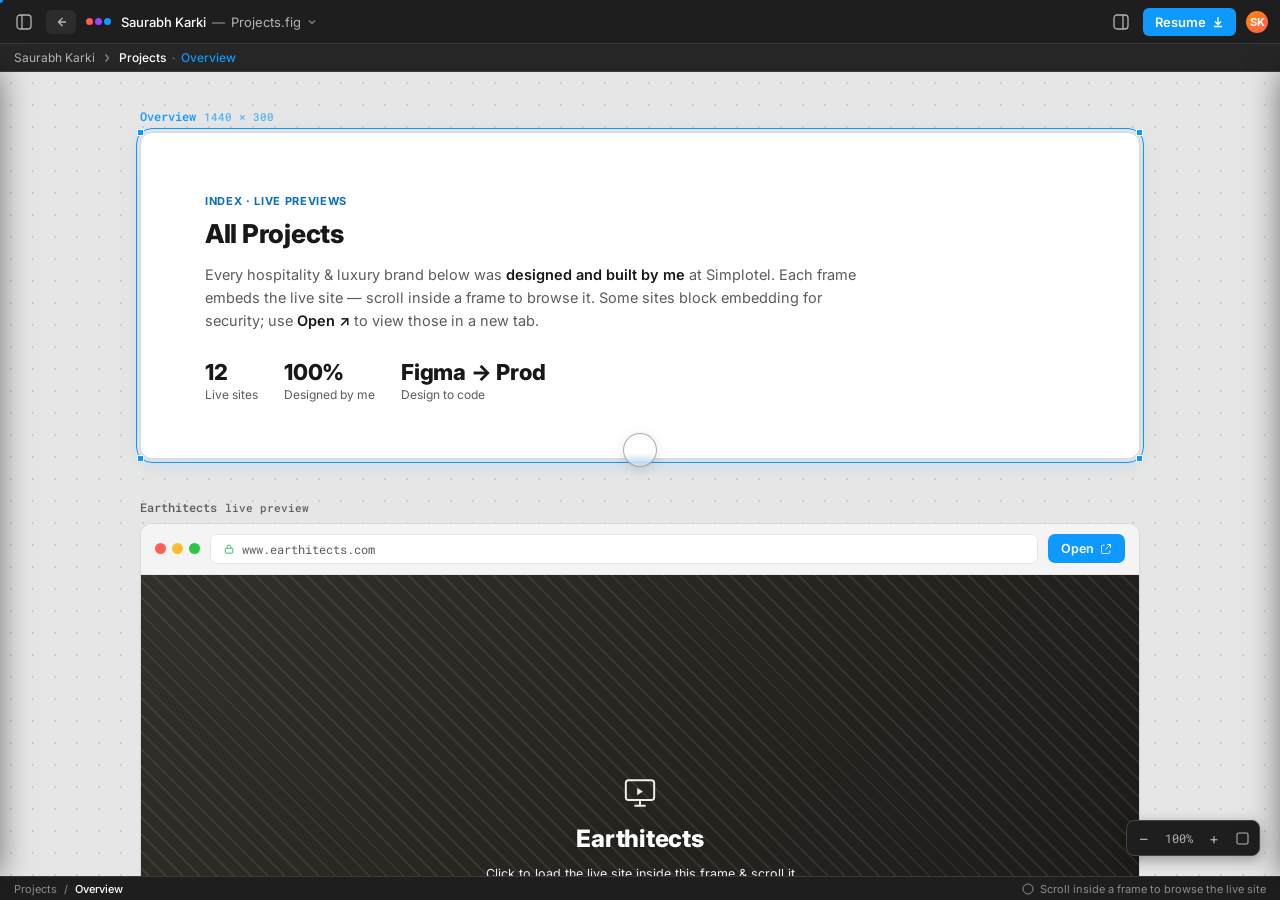
<file: projects.html>
<!DOCTYPE html>
<html lang="en">
<head>
<meta charset="UTF-8">
<meta name="viewport" content="width=device-width, initial-scale=1.0">
<title>All Projects — Saurabh Karki</title>
<meta name="description" content="All client projects designed & built by Saurabh Karki — live previews inside an interactive Figma-style workspace.">
<link rel="icon" href="data:image/svg+xml,%3Csvg xmlns='http://www.w3.org/2000/svg' viewBox='0 0 24 24'%3E%3Crect width='24' height='24' rx='5' fill='%230d99ff'/%3E%3Ctext x='12' y='17' font-size='13' font-family='Arial' font-weight='700' text-anchor='middle' fill='white'%3ESK%3C/text%3E%3C/svg%3E">
<link rel="preconnect" href="https://fonts.googleapis.com">
<link rel="preconnect" href="https://fonts.gstatic.com" crossorigin>
<link href="https://fonts.googleapis.com/css2?family=Inter:wght@400;500;600;700;800;900&family=Roboto+Mono:wght@400;500&display=swap" rel="stylesheet">
<link rel="stylesheet" href="css/style.css">
<script>document.documentElement.className += ' js';</script>
</head>
<body data-page="projects">
<a class="skip-link" href="#canvas">Skip to content</a>

<div class="app">

  <!-- ============ TOP BAR ============ -->
  <header class="topbar">
    <div class="topbar-left">
      <button class="icon-btn" id="menuToggle" aria-label="Toggle layers panel">
        <svg width="16" height="16" viewBox="0 0 16 16" fill="none"><rect x="1" y="1" width="14" height="14" rx="3" stroke="currentColor" stroke-width="1.3"/><path d="M6 1v14" stroke="currentColor" stroke-width="1.3"/></svg>
      </button>
      <a class="back-btn" href="index.html" title="Back to portfolio">
        <svg width="14" height="14" viewBox="0 0 14 14" fill="none"><path d="M8.5 3L4.5 7l4 4M4.5 7H12" stroke="currentColor" stroke-width="1.4" fill="none"/></svg>
        <span>Back</span>
      </a>
      <div class="logo-mark" aria-hidden="true">
        <span class="dot dot-red"></span><span class="dot dot-purple"></span><span class="dot dot-blue"></span>
      </div>
      <div class="file-tab">
        <span class="file-name">Saurabh Karki</span><span class="file-sep">—</span><span class="file-name-muted">Projects.fig</span>
        <svg class="chevron" width="10" height="10" viewBox="0 0 10 10"><path d="M2 3.5L5 6.5L8 3.5" stroke="currentColor" stroke-width="1.2" fill="none"/></svg>
      </div>
    </div>

    <div class="topbar-center">
      <div class="tool-group">
        <button class="tool-btn active" data-tool="move" title="Move (V)">
          <svg width="16" height="16" viewBox="0 0 16 16" fill="none"><path d="M4 1l5 12 1.5-4.7L15 7 4 1z" fill="currentColor"/></svg>
        </button>
        <button class="tool-btn" data-tool="frame" title="Frame (F)">
          <svg width="16" height="16" viewBox="0 0 16 16" fill="none"><path d="M5 1v14M11 1v14M1 5h14M1 11h14" stroke="currentColor" stroke-width="1.3"/></svg>
        </button>
        <button class="tool-btn" data-tool="pen" title="Pen (P)">
          <svg width="16" height="16" viewBox="0 0 16 16" fill="none"><path d="M2 14l1-4 8-8 3 3-8 8-4 1z" stroke="currentColor" stroke-width="1.2" fill="none"/></svg>
        </button>
        <button class="tool-btn" data-tool="comment" title="Comment (C)">
          <svg width="16" height="16" viewBox="0 0 16 16" fill="none"><path d="M2 3h12v7H6l-3 3V10H2V3z" stroke="currentColor" stroke-width="1.2" fill="none"/></svg>
        </button>
      </div>
    </div>

    <div class="topbar-right">
      <button class="icon-btn" id="rightToggle" aria-label="Toggle design panel">
        <svg width="16" height="16" viewBox="0 0 16 16" fill="none"><rect x="1" y="1" width="14" height="14" rx="3" stroke="currentColor" stroke-width="1.3"/><path d="M10 1v14" stroke="currentColor" stroke-width="1.3"/></svg>
      </button>
      <div class="zoom-chip" id="topZoom">100%</div>
      <a class="share-btn" href="assets/Saurabh_Karki_Resume.pdf" download>
        <span>Resume</span> <svg width="12" height="12" viewBox="0 0 12 12" fill="none"><path d="M6 1v7M3 5.5L6 8.5L9 5.5M2 10.5h8" stroke="currentColor" stroke-width="1.3" fill="none"/></svg>
      </a>
      <div class="avatar" title="Saurabh Karki">SK</div>
    </div>
  </header>

  <!-- ============ BREADCRUMB ============ -->
  <div class="breadcrumb">
    <a href="index.html" class="crumb-link">Saurabh Karki</a>
    <svg width="12" height="12" viewBox="0 0 12 12"><path d="M4.5 2.5L7.5 6L4.5 9.5" stroke="currentColor" stroke-width="1.2" fill="none"/></svg>
    <span class="active-crumb" id="activeCrumb">Projects</span>
    <span class="crumb-dim">·</span>
    <span class="crumb-dim" id="activeCrumbSection">Overview</span>
  </div>

  <!-- ============ WORKSPACE ============ -->
  <div class="workspace">

    <aside class="sidebar sidebar-left" id="leftPanel">
      <div class="panel-tabs">
        <button class="panel-tab active">Layers</button>
        <button class="panel-tab">Assets</button>
        <svg class="search-icon" width="14" height="14" viewBox="0 0 14 14" fill="none"><circle cx="6" cy="6" r="4.3" stroke="currentColor" stroke-width="1.2"/><path d="M9.3 9.3L13 13" stroke="currentColor" stroke-width="1.2"/></svg>
      </div>
      <div class="layers-tree" id="layersTree">
        <div class="layer-row page-row">
          <svg class="twist" width="10" height="10" viewBox="0 0 10 10"><path d="M3 2l4 3-4 3" fill="currentColor"/></svg>
          <svg class="layer-icon page-icon" width="14" height="14" viewBox="0 0 14 14" fill="none"><rect x="2" y="1" width="10" height="12" rx="1" stroke="currentColor" stroke-width="1.1"/></svg>
          <span class="layer-name">Projects</span>
        </div>
        <nav class="layer-children" id="navLinks"></nav>
      </div>
      <div class="panel-footer">
        <svg width="13" height="13" viewBox="0 0 13 13" fill="none"><circle cx="6.5" cy="6.5" r="5.5" stroke="currentColor" stroke-width="1.1"/><path d="M6.5 4v3l2 1" stroke="currentColor" stroke-width="1.1"/></svg>
        <span>12 live previews</span>
      </div>
    </aside>

    <main class="canvas-wrap">
      <div class="ruler ruler-top" id="rulerTop"></div>
      <div class="ruler ruler-left" id="rulerLeft"></div>

      <div class="canvas" id="canvas" tabindex="-1">
        <div class="canvas-inner canvas-inner-wide" id="canvasInner">

          <!-- ===== OVERVIEW / Frame ===== -->
          <section class="frame" id="overview" data-layer="Overview" data-sub="12">
            <div class="frame-label">Overview <span class="frame-dim">1440 × 300</span></div>
            <div class="frame-body">
              <span class="section-tag reveal">Index · Live Previews</span>
              <h1 class="section-title reveal">All Projects</h1>
              <p class="section-sub reveal">Every hospitality &amp; luxury brand below was <b>designed and built by me</b> at Simplotel. Each frame embeds the live site — scroll inside a frame to browse it. Some sites block embedding for security; use <b>Open&nbsp;↗</b> to view those in a new tab.</p>
              <div class="overview-stats reveal">
                <div class="ov-stat"><span class="ov-num">12</span><span class="ov-lab">Live sites</span></div>
                <div class="ov-stat"><span class="ov-num">100%</span><span class="ov-lab">Designed by me</span></div>
                <div class="ov-stat"><span class="ov-num">Figma → Prod</span><span class="ov-lab">Design to code</span></div>
              </div>
            </div>
          </section>

          <!-- project preview frames injected here by JS -->
          <div id="projectFrames" class="project-frames"></div>

        </div>
      </div>

      <div class="zoom-controls">
        <button id="zoomOut" aria-label="Zoom out">–</button>
        <span id="zoomLevel">100%</span>
        <button id="zoomIn" aria-label="Zoom in">+</button>
        <button id="zoomReset" aria-label="Reset zoom">
          <svg width="13" height="13" viewBox="0 0 13 13" fill="none"><rect x="1" y="1" width="11" height="11" rx="1.5" stroke="currentColor" stroke-width="1.1"/></svg>
        </button>
      </div>
    </main>

    <aside class="sidebar sidebar-right" id="rightPanel">
      <div class="panel-tabs">
        <button class="panel-tab active">Design</button>
        <button class="panel-tab">Prototype</button>
      </div>
      <div class="props-scroll" id="propsScroll"></div>
    </aside>

  </div>

  <footer class="statusbar">
    <span class="status-left">Projects <span class="status-dim">/</span> <span id="statusLayer">Overview</span></span>
    <span class="status-right">
      <svg width="12" height="12" viewBox="0 0 12 12" fill="none"><circle cx="6" cy="6" r="5" stroke="currentColor" stroke-width="1"/></svg>
      Scroll inside a frame to browse the live site
    </span>
  </footer>

</div>

<script src="js/script.js"></script>
</body>
</html>
</file>
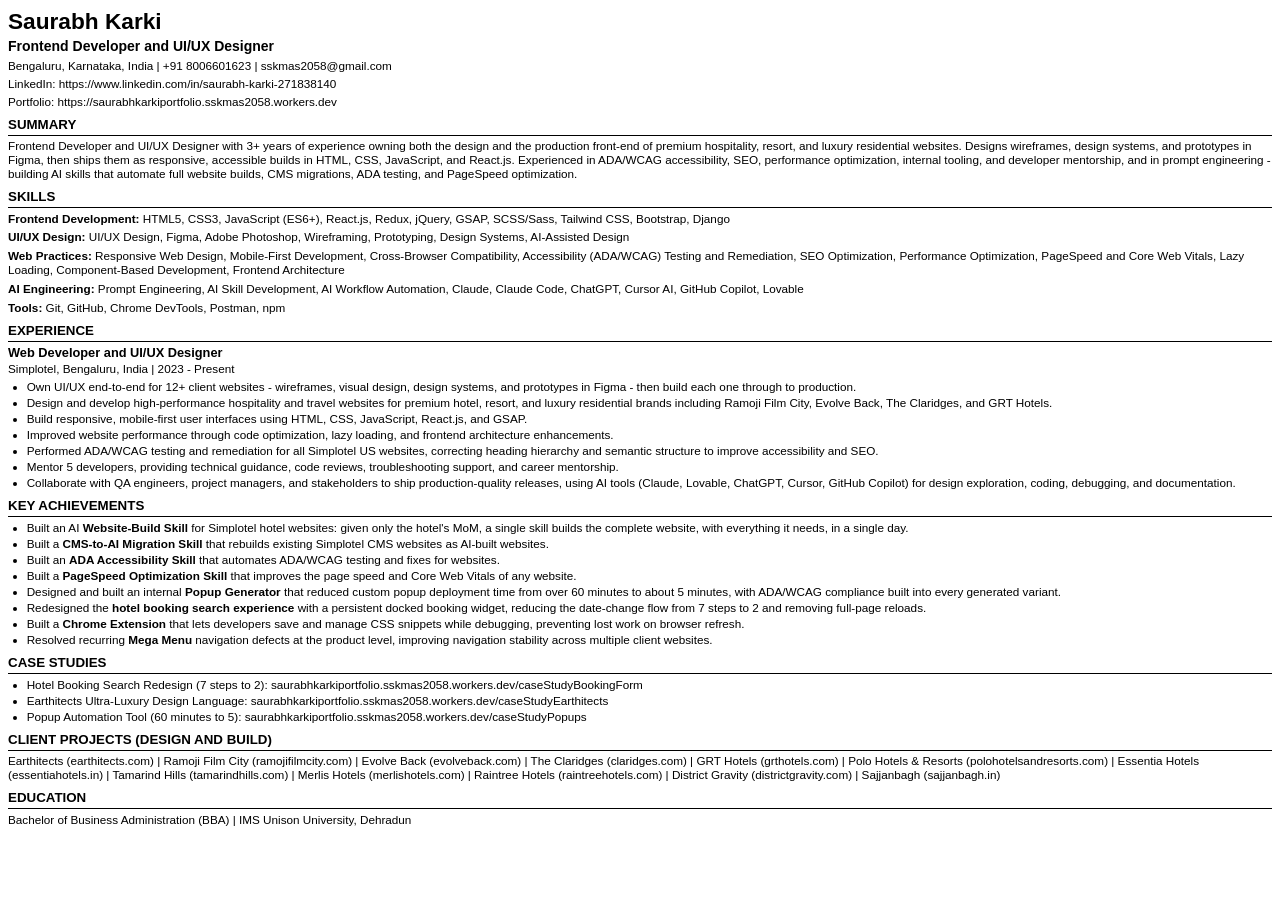
<file: assets/resume-source.html>
<!doctype html><html lang="en"><head><meta charset="utf-8"><title>Saurabh Karki - Frontend Developer and UI/UX Designer Resume</title><meta name="author" content="Saurabh Karki"><style>
@page { size: A4; margin: 9mm 12mm; }
body { font-family: Arial, Helvetica, sans-serif; font-size: 8.8pt; line-height: 1.2; color: #000; }
p { margin: 0 0 3.5pt 0; }
h1 { font-size: 17pt; margin: 0 0 2pt 0; }
h2 { font-size: 10pt; text-transform: uppercase; border-bottom: 1px solid #000; margin: 6pt 0 2.5pt 0; padding-bottom: 1.5pt; }
h3 { font-size: 9.6pt; margin: 0 0 1pt 0; }
.role { font-size: 10.5pt; font-weight: bold; margin: 0 0 3pt 0; }
.meta { margin: 0 0 3pt 0; }
ul { margin: 0 0 0 14pt; padding: 0; }
li { margin: 0 0 1.5pt 0; }
a { color: #000; text-decoration: none; }
</style></head><body>
<h1>Saurabh Karki</h1>
<p class="role">Frontend Developer and UI/UX Designer</p>
<p class="meta">Bengaluru, Karnataka, India | +91 8006601623 | <a href="mailto:sskmas2058@gmail.com">sskmas2058@gmail.com</a></p>
<p class="meta">LinkedIn: <a href="https://www.linkedin.com/in/saurabh-karki-271838140/">https://www.linkedin.com/in/saurabh-karki-271838140</a></p>
<p class="meta">Portfolio: <a href="https://saurabhkarkiportfolio.sskmas2058.workers.dev/">https://saurabhkarkiportfolio.sskmas2058.workers.dev</a></p>
<h2>Summary</h2>
<p>Frontend Developer and UI/UX Designer with 3+ years of experience owning both the design and the production front-end of premium hospitality, resort, and luxury residential websites. Designs wireframes, design systems, and prototypes in Figma, then ships them as responsive, accessible builds in HTML, CSS, JavaScript, and React.js. Experienced in ADA/WCAG accessibility, SEO, performance optimization, internal tooling, and developer mentorship, and in prompt engineering - building AI skills that automate full website builds, CMS migrations, ADA testing, and PageSpeed optimization.</p>

<h2>Skills</h2>
<p><b>Frontend Development:</b> HTML5, CSS3, JavaScript (ES6+), React.js, Redux, jQuery, GSAP, SCSS/Sass, Tailwind CSS, Bootstrap, Django</p>
<p><b>UI/UX Design:</b> UI/UX Design, Figma, Adobe Photoshop, Wireframing, Prototyping, Design Systems, AI-Assisted Design</p>
<p><b>Web Practices:</b> Responsive Web Design, Mobile-First Development, Cross-Browser Compatibility, Accessibility (ADA/WCAG) Testing and Remediation, SEO Optimization, Performance Optimization, PageSpeed and Core Web Vitals, Lazy Loading, Component-Based Development, Frontend Architecture</p>
<p><b>AI Engineering:</b> Prompt Engineering, AI Skill Development, AI Workflow Automation, Claude, Claude Code, ChatGPT, Cursor AI, GitHub Copilot, Lovable</p>
<p><b>Tools:</b> Git, GitHub, Chrome DevTools, Postman, npm</p>

<h2>Experience</h2>
<h3>Web Developer and UI/UX Designer</h3>
<p class="meta">Simplotel, Bengaluru, India | 2023 - Present</p>
<ul>
<li>Own UI/UX end-to-end for 12+ client websites - wireframes, visual design, design systems, and prototypes in Figma - then build each one through to production.</li>
<li>Design and develop high-performance hospitality and travel websites for premium hotel, resort, and luxury residential brands including Ramoji Film City, Evolve Back, The Claridges, and GRT Hotels.</li>
<li>Build responsive, mobile-first user interfaces using HTML, CSS, JavaScript, React.js, and GSAP.</li>
<li>Improved website performance through code optimization, lazy loading, and frontend architecture enhancements.</li>
<li>Performed ADA/WCAG testing and remediation for all Simplotel US websites, correcting heading hierarchy and semantic structure to improve accessibility and SEO.</li>
<li>Mentor 5 developers, providing technical guidance, code reviews, troubleshooting support, and career mentorship.</li>
<li>Collaborate with QA engineers, project managers, and stakeholders to ship production-quality releases, using AI tools (Claude, Lovable, ChatGPT, Cursor, GitHub Copilot) for design exploration, coding, debugging, and documentation.</li>
</ul>

<h2>Key Achievements</h2>
<ul>
<li>Built an AI <b>Website-Build Skill</b> for Simplotel hotel websites: given only the hotel's MoM, a single skill builds the complete website, with everything it needs, in a single day.</li>
<li>Built a <b>CMS-to-AI Migration Skill</b> that rebuilds existing Simplotel CMS websites as AI-built websites.</li>
<li>Built an <b>ADA Accessibility Skill</b> that automates ADA/WCAG testing and fixes for websites.</li>
<li>Built a <b>PageSpeed Optimization Skill</b> that improves the page speed and Core Web Vitals of any website.</li>
<li>Designed and built an internal <b>Popup Generator</b> that reduced custom popup deployment time from over 60 minutes to about 5 minutes, with ADA/WCAG compliance built into every generated variant.</li>
<li>Redesigned the <b>hotel booking search experience</b> with a persistent docked booking widget, reducing the date-change flow from 7 steps to 2 and removing full-page reloads.</li>
<li>Built a <b>Chrome Extension</b> that lets developers save and manage CSS snippets while debugging, preventing lost work on browser refresh.</li>
<li>Resolved recurring <b>Mega Menu</b> navigation defects at the product level, improving navigation stability across multiple client websites.</li>
</ul>

<h2>Case Studies</h2>
<ul>
<li>Hotel Booking Search Redesign (7 steps to 2): <a href="https://saurabhkarkiportfolio.sskmas2058.workers.dev/caseStudyBookingForm">saurabhkarkiportfolio.sskmas2058.workers.dev/caseStudyBookingForm</a></li>
<li>Earthitects Ultra-Luxury Design Language: <a href="https://saurabhkarkiportfolio.sskmas2058.workers.dev/caseStudyEarthitects">saurabhkarkiportfolio.sskmas2058.workers.dev/caseStudyEarthitects</a></li>
<li>Popup Automation Tool (60 minutes to 5): <a href="https://saurabhkarkiportfolio.sskmas2058.workers.dev/caseStudyPopups">saurabhkarkiportfolio.sskmas2058.workers.dev/caseStudyPopups</a></li>
</ul>

<h2>Client Projects (Design and Build)</h2>
<p>Earthitects (<a href="https://www.earthitects.com/our-brands/private-residences">earthitects.com</a>) | Ramoji Film City (<a href="https://www.ramojifilmcity.com/">ramojifilmcity.com</a>) | Evolve Back (<a href="https://www.evolveback.com/">evolveback.com</a>) | The Claridges (<a href="https://www.claridges.com/">claridges.com</a>) | GRT Hotels (<a href="https://grthotels.com/">grthotels.com</a>) | Polo Hotels &amp; Resorts (<a href="https://www.polohotelsandresorts.com/">polohotelsandresorts.com</a>) | Essentia Hotels (<a href="https://www.essentiahotels.in/">essentiahotels.in</a>) | Tamarind Hills (<a href="https://www.tamarindhills.com/">tamarindhills.com</a>) | Merlis Hotels (<a href="https://www.merlishotels.com/">merlishotels.com</a>) | Raintree Hotels (<a href="https://www.raintreehotels.com/">raintreehotels.com</a>) | District Gravity (<a href="https://www.districtgravity.com/">districtgravity.com</a>) | Sajjanbagh (<a href="https://www.sajjanbagh.in/">sajjanbagh.in</a>)</p>

<h2>Education</h2>
<p>Bachelor of Business Administration (BBA) | IMS Unison University, Dehradun</p>

</body></html>
</file>
<file: css/style.css>
/* ============================================================
   Saurabh Karki — Portfolio
   Design concept: the whole site is skinned as a Figma desktop
   window. Left "Layers" panel = navigation. Right "Design" panel
   = live properties of whichever section/frame is in view.
   ============================================================ */

:root {
  --bg-darkest: #1e1e1e;
  --bg-panel: #2c2c2c;
  --bg-panel-alt: #262626;
  --bg-row-hover: #383838;
  --border-dim: #3a3a3a;
  --border-dim2: #464646;
  --text: #ffffff;
  --text-dim: #b3b3b3;
  --text-dimmer: #8c8c8c;
  --blue: #0d99ff;
  --blue-dim: rgba(13, 153, 255, .16);
  --blue-text: #0a6ebd;
  --purple: #9747ff;
  --green: #14ae5c;
  --orange: #ff8a00;
  --pink: #ff5b8a;
  --canvas-bg: #e6e6e6;
  --frame-bg: #ffffff;
  --ink: #181818;
  --ink-dim: #5c5c5c;
  --ink-dimmer: #8a8a8a;
  --cream: #f3ede6;
  --radius-sm: 6px;
  --radius: 12px;
  --font: 'Inter', -apple-system, BlinkMacSystemFont, 'Segoe UI', Roboto, Helvetica, Arial, sans-serif;
  --mono: 'Roboto Mono', 'SFMono-Regular', Consolas, monospace;
  --topbar-h: 44px;
  --breadcrumb-h: 28px;
  --statusbar-h: 24px;
  --left-w: 248px;
  --right-w: 288px;
  --ease: cubic-bezier(.22, .61, .36, 1);
}

*,
*::before,
*::after {
  box-sizing: border-box;
}

html,
body {
  height: 100%;
  overscroll-behavior: none;
}

body {
  margin: 0;
  font-family: var(--font);
  color: var(--ink);
  background: var(--bg-darkest);
  -webkit-font-smoothing: antialiased;
  overflow: hidden;
}

a {
  color: inherit;
  text-decoration: none;
}

ul {
  margin: 0;
  padding: 0;
  list-style: none;
}

button {
  font-family: inherit;
  cursor: pointer;
}

svg {
  display: block;
  flex-shrink: 0;
}

.app {
  /* iOS Safari treats 100vh as the *large* viewport (toolbar hidden), so .app ends up
     taller than the visible area. Combined with body{overflow:hidden} a programmatic
     scroll can shift the topbar off-screen with no way to scroll back. 100dvh tracks
     the actually-visible viewport, so the chrome can never leave the screen. */
  height: 100vh;
  height: 100dvh;
  display: flex;
  flex-direction: column;
}

.skip-link {
  position: fixed;
  top: -100%;
  left: 12px;
  z-index: 999999;
  background: var(--blue);
  color: #fff;
  font-size: 13px;
  font-weight: 600;
  padding: 10px 16px;
  border-radius: 0 0 8px 8px;
  transition: top .15s var(--ease);
}

.skip-link:focus {
  top: 0;
}

.canvas:focus {
  outline: none;
}

.canvas:focus-visible {
  outline: 2px solid var(--blue);
  outline-offset: -2px;
}

/* ============ CUSTOM CURSOR ============ */
.cursor-ring,
.cursor-dot {
  position: fixed;
  top: 0;
  left: 0;
  z-index: 99999;
  pointer-events: none;
  border-radius: 50%;
  transform: translate(-50%, -50%);
  will-change: transform;
  opacity: 0;
}

.cursor-ring {
  width: 34px;
  height: 34px;
  border: 1.4px solid rgba(120, 120, 120, .6);
  background: rgba(255, 255, 255, .05);
  -webkit-backdrop-filter: blur(3px) saturate(1.35);
  backdrop-filter: blur(3px) saturate(1.35);
  box-shadow: inset 0 0 10px rgba(255, 255, 255, .35), inset 0 1px 1px rgba(255, 255, 255, .6), 0 3px 12px rgba(0, 0, 0, .12);
  transition: width .22s var(--ease), height .22s var(--ease),
    background .22s, border-color .22s, opacity .25s;
}

.cursor-dot {
  width: 6px;
  height: 6px;
  background: var(--blue);
  transition: opacity .2s, width .2s, height .2s;
}

.has-cursor .cursor-ring,
.has-cursor .cursor-dot {
  opacity: 1;
}

body.cursor--hover .cursor-ring {
  width: 66px;
  height: 66px;
  border-color: rgba(13, 153, 255, .8);
  background: rgba(13, 153, 255, .10);
  box-shadow: inset 0 0 16px rgba(13, 153, 255, .25), 0 4px 18px rgba(13, 153, 255, .22);
}

body.cursor--hover .cursor-dot {
  opacity: 0;
}

body.cursor--down .cursor-ring {
  width: 26px;
  height: 26px;
}

body.iframe-hover .cursor-ring,
body.iframe-hover .cursor-dot {
  opacity: 0 !important;
}

/* hide native cursor only when custom cursor is active */
.has-cursor,
.has-cursor * {
  cursor: none !important;
}

.has-cursor .browser-viewport.loaded,
.has-cursor .browser-viewport.loaded * {
  cursor: auto !important;
}

/* ============ TOP BAR ============ */
.topbar {
  height: var(--topbar-h);
  flex: 0 0 auto;
  /* Above .scrim (z-index 20) — otherwise the scrim covers the panel toggles and
     the open panel cannot be dismissed from the button that opened it. */
  position: relative;
  z-index: 30;
  background: var(--bg-darkest);
  border-bottom: 1px solid var(--border-dim);
  display: flex;
  align-items: center;
  justify-content: space-between;
  padding: 0 10px;
  gap: 12px;
  color: var(--text-dim);
}

.topbar-left,
.topbar-right {
  display: flex;
  align-items: center;
  gap: 8px;
  min-width: 0;
}

.topbar-center {
  display: flex;
  align-items: center;
  justify-content: center;
  flex: 1;
  min-width: 0;
}

.icon-btn {
  width: 28px;
  height: 28px;
  display: flex;
  align-items: center;
  justify-content: center;
  background: none;
  border: none;
  border-radius: 5px;
  color: var(--text-dim);
}

.icon-btn:hover {
  background: var(--bg-row-hover);
  color: var(--text);
}

.back-btn {
  display: flex;
  align-items: center;
  gap: 6px;
  color: var(--text-dim);
  font-size: 12.5px;
  font-weight: 600;
  padding: 5px 10px 5px 8px;
  border-radius: 6px;
  background: var(--bg-panel);
  transition: background .15s, color .15s;
}

.back-btn:hover {
  background: var(--blue);
  color: #fff;
}

.logo-mark {
  display: flex;
  align-items: center;
  gap: 2px;
  margin: 0 2px;
}

.logo-mark .dot {
  width: 7px;
  height: 7px;
  border-radius: 50%;
  display: block;
}

.dot-red {
  background: #ff5b5b;
}

.dot-purple {
  background: var(--purple);
}

.dot-blue {
  background: var(--blue);
}

.file-tab {
  display: flex;
  align-items: center;
  gap: 6px;
  font-size: 13px;
  font-weight: 500;
  color: var(--text);
  white-space: nowrap;
  overflow: hidden;
  text-overflow: ellipsis;
}

.file-name-muted {
  color: var(--text-dim);
  font-weight: 400;
}

.file-sep {
  color: var(--text-dimmer);
}

.chevron {
  color: var(--text-dimmer);
}

.tool-group {
  display: flex;
  align-items: center;
  gap: 2px;
  background: var(--bg-panel);
  border-radius: 8px;
  padding: 3px;
}

.tool-btn {
  width: 28px;
  height: 26px;
  display: flex;
  align-items: center;
  justify-content: center;
  background: none;
  border: none;
  border-radius: 5px;
  color: var(--text-dim);
  transition: background .12s, color .12s, transform .12s;
}

.tool-btn:hover {
  color: var(--text);
  background: var(--bg-row-hover);
  transform: translateY(-1px);
}

.tool-btn.active {
  color: #fff;
  background: var(--blue);
}

.zoom-chip {
  font-size: 12px;
  color: var(--text-dim);
  font-family: var(--mono);
  padding: 4px 8px;
  border-radius: 5px;
  background: var(--bg-panel);
  min-width: 46px;
  text-align: center;
}

.share-btn {
  display: flex;
  align-items: center;
  gap: 6px;
  background: var(--blue);
  color: #fff;
  font-size: 13px;
  font-weight: 600;
  padding: 6px 12px;
  border-radius: 6px;
  white-space: nowrap;
  transition: background .15s, transform .15s;
}

.share-btn:hover {
  background: #2ba5ff;
  transform: translateY(-1px);
}

.avatar {
  width: 26px;
  height: 26px;
  border-radius: 50%;
  background: linear-gradient(135deg, #ff8a00, #ff5b5b);
  color: #fff;
  font-size: 11px;
  font-weight: 700;
  display: flex;
  align-items: center;
  justify-content: center;
  border: 2px solid var(--bg-darkest);
}

/* ============ BREADCRUMB ============ */
.breadcrumb {
  height: var(--breadcrumb-h);
  flex: 0 0 auto;
  background: var(--bg-panel-alt);
  border-bottom: 1px solid var(--border-dim);
  display: flex;
  align-items: center;
  gap: 6px;
  padding: 0 14px;
  font-size: 12px;
  color: var(--text-dim);
}

.breadcrumb svg {
  color: var(--text-dimmer);
}

.active-crumb {
  color: var(--text);
  font-weight: 500;
}

.crumb-dim {
  color: var(--text-dimmer);
}

.crumb-link:hover {
  color: var(--blue);
}

#activeCrumbSection {
  color: var(--blue);
  font-weight: 500;
}

/* ============ WORKSPACE ============ */
.workspace {
  flex: 1;
  display: flex;
  min-height: 0;
  position: relative;
}

.sidebar {
  flex: 0 0 auto;
  background: var(--bg-darkest);
  display: flex;
  flex-direction: column;
  min-height: 0;
  transition: margin .2s ease;
}

.sidebar-left {
  width: var(--left-w);
  border-right: 1px solid var(--border-dim);
}

.sidebar-right {
  width: var(--right-w);
  border-left: 1px solid var(--border-dim);
}

.panel-tabs {
  flex: 0 0 auto;
  display: flex;
  align-items: center;
  gap: 4px;
  height: 38px;
  padding: 0 10px;
  border-bottom: 1px solid var(--border-dim);
}

.panel-tab {
  background: none;
  border: none;
  color: var(--text-dimmer);
  font-size: 12px;
  font-weight: 600;
  padding: 6px 4px;
  border-bottom: 2px solid transparent;
}

.panel-tab.active {
  color: var(--text);
  border-bottom-color: var(--blue);
}

.search-icon {
  margin-left: auto;
  color: var(--text-dimmer);
}

/* ---- Layers tree (nav) ---- */
.layers-tree {
  flex: 1;
  overflow-y: auto;
  padding: 6px 0;
}

.layer-row {
  display: flex;
  align-items: center;
  gap: 6px;
  padding: 6px 10px 6px 12px;
  font-size: 12px;
  color: var(--text-dim);
  white-space: nowrap;
}

.page-row {
  color: var(--text);
  font-weight: 500;
}

.twist {
  color: var(--text-dimmer);
  transform: rotate(90deg);
  flex-shrink: 0;
}

.layer-icon {
  color: var(--text-dimmer);
  flex-shrink: 0;
}

.page-icon {
  color: var(--orange);
}

.layer-children {
  display: flex;
  flex-direction: column;
}

.nav-link {
  display: flex;
  align-items: center;
  gap: 7px;
  padding: 7px 10px 7px 30px;
  font-size: 12.5px;
  color: var(--text-dim);
  border-left: 2px solid transparent;
  position: relative;
  transition: background .12s, color .12s;
}

.nav-link:hover {
  background: var(--bg-row-hover);
  color: var(--text);
}

.nav-link .frame-icon {
  color: var(--text-dimmer);
  flex-shrink: 0;
}

.nav-link .nav-label {
  overflow: hidden;
  text-overflow: ellipsis;
  white-space: nowrap;
}

.nav-link .sub-count {
  margin-left: auto;
  font-size: 10px;
  color: var(--text-dimmer);
  background: var(--bg-panel);
  border-radius: 8px;
  padding: 1px 6px;
  flex: 0 0 auto;
}

.nav-link.active {
  background: var(--blue-dim);
  color: #fff;
  border-left-color: var(--blue);
}

.nav-link.active .frame-icon {
  color: var(--blue);
}

.panel-footer {
  flex: 0 0 auto;
  display: flex;
  align-items: center;
  gap: 6px;
  padding: 9px 12px;
  border-top: 1px solid var(--border-dim);
  font-size: 11px;
  color: var(--text-dimmer);
}

/* ---- Right panel ---- */
.props-scroll {
  flex: 1;
  overflow-y: auto;
  padding: 14px 14px 24px;
}

.prop-block {
  margin-bottom: 20px;
}

.prop-block-title {
  font-size: 11px;
  font-weight: 700;
  text-transform: uppercase;
  letter-spacing: .05em;
  color: var(--text-dimmer);
  margin-bottom: 10px;
  display: flex;
  align-items: center;
  justify-content: space-between;
}

.prop-row {
  display: flex;
  align-items: center;
  gap: 8px;
  padding: 6px 0;
  font-size: 12px;
  color: var(--text-dim);
  border-bottom: 1px solid var(--border-dim);
}

.prop-row:last-child {
  border-bottom: none;
}

.prop-key {
  width: 74px;
  flex: 0 0 auto;
  color: var(--text-dimmer);
}

.prop-val {
  flex: 1;
  color: var(--text);
  font-weight: 500;
  overflow: hidden;
  text-overflow: ellipsis;
  white-space: nowrap;
}

.prop-copy {
  width: 22px;
  height: 22px;
  border: none;
  background: none;
  color: var(--text-dimmer);
  display: flex;
  align-items: center;
  justify-content: center;
  border-radius: 4px;
  flex: 0 0 auto;
}

.prop-copy:hover {
  background: var(--bg-row-hover);
  color: var(--text);
}

.swatch-row {
  display: flex;
  align-items: center;
  gap: 8px;
  padding: 5px 0;
  font-size: 12px;
  color: var(--text-dim);
}

.swatch {
  width: 16px;
  height: 16px;
  border-radius: 4px;
  flex: 0 0 auto;
  border: 1px solid rgba(255, 255, 255, .15);
}

.swatch-count {
  margin-left: auto;
  color: var(--text-dimmer);
  font-family: var(--mono);
  font-size: 11px;
}

.mini-list {
  display: flex;
  flex-direction: column;
  gap: 0;
}

.mini-list-row {
  display: flex;
  align-items: center;
  gap: 7px;
  padding: 6px 4px;
  font-size: 12px;
  color: var(--text-dim);
  border-radius: 5px;
}

.mini-list-row:hover {
  background: var(--bg-row-hover);
  color: var(--text);
}

.mini-list-row .diamond {
  color: var(--purple);
  flex-shrink: 0;
}

.mini-list-row a,
.mini-list-row .ml-name {
  flex: 1;
  overflow: hidden;
  text-overflow: ellipsis;
  white-space: nowrap;
}

.mini-list-row .ext-link {
  color: var(--text-dimmer);
  flex-shrink: 0;
}

.export-row {
  display: flex;
  align-items: center;
  justify-content: space-between;
  background: var(--bg-panel);
  border: 1px solid var(--border-dim2);
  border-radius: 7px;
  padding: 9px 10px;
  margin-top: 4px;
}

.export-row-label {
  font-size: 12px;
  color: var(--text);
  display: flex;
  align-items: center;
  gap: 8px;
}

.export-btn {
  display: flex;
  align-items: center;
  gap: 5px;
  background: var(--border-dim2);
  color: var(--text);
  font-size: 11px;
  font-weight: 600;
  padding: 5px 9px;
  border-radius: 5px;
}

.export-btn:hover {
  background: var(--blue);
}

/* ============ CENTER CANVAS ============ */
.canvas-wrap {
  flex: 1;
  min-width: 0;
  position: relative;
  display: grid;
  grid-template-columns: 18px 1fr;
  grid-template-rows: 18px 1fr;
}

.ruler {
  background: var(--bg-darkest);
  position: relative;
  overflow: hidden;
  z-index: 2;
}

.ruler-top {
  grid-column: 2;
  grid-row: 1;
  border-bottom: 1px solid var(--border-dim);
}

.ruler-left {
  grid-column: 1;
  grid-row: 2;
  border-right: 1px solid var(--border-dim);
}

.canvas-wrap::before {
  content: "";
  grid-column: 1;
  grid-row: 1;
  background: var(--bg-darkest);
  border-right: 1px solid var(--border-dim);
  border-bottom: 1px solid var(--border-dim);
}

.canvas {
  grid-column: 2;
  grid-row: 2;
  position: relative;
  overflow: auto;
  background-color: var(--canvas-bg);
  background-image: radial-gradient(circle, #cfcfcf 1px, transparent 1px);
  background-size: 22px 22px;
  scroll-behavior: smooth;
}

.canvas-inner {
  width: 1000px;
  max-width: calc(100% - 120px);
  margin: 60px auto 140px;
  transform-origin: top center;
  transition: transform .12s ease-out;
  display: flex;
  flex-direction: column;
  gap: 64px;
}

.canvas-inner-wide {
  width: 1180px;
}

/* ---- Frames (artboards) ---- */
.frame {
  position: relative;
  scroll-margin-top: 40px;
}

.frame-label {
  position: absolute;
  top: -24px;
  left: 0;
  font-size: 12px;
  font-weight: 500;
  color: var(--ink-dim);
  display: flex;
  align-items: baseline;
  gap: 8px;
  font-family: var(--mono);
}

.frame-dim {
  font-size: 10.5px;
  color: #616161;
}

.frame.active .frame-label {
  color: var(--blue);
}

.frame.active .frame-dim {
  color: var(--blue);
  opacity: .65;
}

.frame-body {
  background: var(--frame-bg);
  border: 1px solid #d9d9d9;
  border-radius: var(--radius);
  box-shadow: 0 1px 2px rgba(0, 0, 0, .04);
  padding: 56px 64px;
  position: relative;
  outline: 0px solid var(--blue);
  outline-offset: 0px;
  transition: outline-width .12s, outline-offset .12s, box-shadow .12s;
}

.frame.active .frame-body {
  outline: 1.5px solid var(--blue);
  outline-offset: 3px;
  box-shadow: 0 4px 24px rgba(13, 153, 255, .12);
}

.handle {
  position: absolute;
  width: 7px;
  height: 7px;
  background: var(--blue);
  border: 1.5px solid #fff;
  border-radius: 1px;
  z-index: 3;
  opacity: 0;
  pointer-events: none;
  transition: opacity .12s;
}

.frame.active .handle {
  opacity: 1;
}

.handle.tl {
  top: -4px;
  left: -4px;
}

.handle.tr {
  top: -4px;
  right: -4px;
}

.handle.bl {
  bottom: -4px;
  left: -4px;
}

.handle.br {
  bottom: -4px;
  right: -4px;
}

.section-tag {
  display: inline-block;
  font-size: 11px;
  font-weight: 700;
  letter-spacing: .06em;
  color: var(--blue-text);
  text-transform: uppercase;
  margin-bottom: 10px;
}

.section-title {
  font-size: 26px;
  font-weight: 800;
  margin: 0 0 14px;
  letter-spacing: -.01em;
}

.section-sub {
  font-size: 14.5px;
  color: var(--ink-dim);
  line-height: 1.6;
  margin: 0 0 26px;
  max-width: 660px;
}

.section-sub b {
  color: var(--ink);
  font-weight: 600;
}

/* ============ SCROLL-REVEAL ANIMATIONS ============ */
.js .reveal {
  opacity: 0;
  transform: translateY(16px);
  transition: opacity .6s var(--ease), transform .6s var(--ease);
  transition-delay: var(--d, 0ms);
}

.js .reveal.is-in {
  opacity: 1;
  transform: none;
}

@keyframes floatY {

  0%,
  100% {
    transform: translateY(0);
  }

  50% {
    transform: translateY(-10px);
  }
}

@keyframes floatY2 {

  0%,
  100% {
    transform: translateY(0);
  }

  50% {
    transform: translateY(-16px);
  }
}

@keyframes auroraA {
  0% {
    transform: translate(-8%, -6%) scale(1);
  }

  50% {
    transform: translate(10%, 6%) scale(1.15);
  }

  100% {
    transform: translate(-8%, -6%) scale(1);
  }
}

@keyframes auroraB {
  0% {
    transform: translate(6%, 4%) scale(1.1);
  }

  50% {
    transform: translate(-8%, -6%) scale(.95);
  }

  100% {
    transform: translate(6%, 4%) scale(1.1);
  }
}

@keyframes gradShift {
  0% {
    background-position: 0% 50%;
  }

  100% {
    background-position: 200% 50%;
  }
}

@keyframes pulseRing {
  0% {
    box-shadow: 0 0 0 0 rgba(20, 174, 92, .35);
  }

  70% {
    box-shadow: 0 0 0 6px rgba(20, 174, 92, 0);
  }

  100% {
    box-shadow: 0 0 0 0 rgba(20, 174, 92, 0);
  }
}

/* ============ HERO ============ */
.hero-body {
  padding: 60px 64px;
  position: relative;
  overflow: hidden;
  display: grid;
  grid-template-columns: 1.08fr .92fr;
  gap: 44px;
  align-items: center;
  min-height: 520px;
}

.hero-aurora {
  position: absolute;
  inset: -20%;
  z-index: 0;
  pointer-events: none;
  filter: blur(46px);
  opacity: .55;
}

.hero-aurora::before,
.hero-aurora::after {
  content: "";
  position: absolute;
  border-radius: 50%;
}

.hero-aurora::before {
  width: 52%;
  height: 70%;
  left: -6%;
  top: -10%;
  background: radial-gradient(circle, #0d99ff, transparent 70%);
  animation: auroraA 16s ease-in-out infinite;
}

.hero-aurora::after {
  width: 48%;
  height: 64%;
  right: -4%;
  bottom: -12%;
  background: radial-gradient(circle, #9747ff, transparent 70%);
  animation: auroraB 18s ease-in-out infinite;
}

.hero-grid-overlay {
  position: absolute;
  inset: 0;
  z-index: 0;
  pointer-events: none;
  opacity: .5;
  background-image: linear-gradient(#00000008 1px, transparent 1px), linear-gradient(90deg, #00000008 1px, transparent 1px);
  background-size: 34px 34px;
  -webkit-mask-image: radial-gradient(circle at 30% 40%, #000, transparent 78%);
  mask-image: radial-gradient(circle at 30% 40%, #000, transparent 78%);
}

.hero-content {
  position: relative;
  z-index: 2;
  min-width: 0;
}

.eyebrow {
  display: inline-flex;
  align-items: center;
  gap: 7px;
  font-size: 12.5px;
  font-weight: 600;
  color: var(--green);
  background: rgba(20, 174, 92, .08);
  border: 1px solid rgba(20, 174, 92, .25);
  padding: 5px 12px;
  border-radius: 20px;
  margin-bottom: 20px;
}

.pulse-dot {
  width: 7px;
  height: 7px;
  border-radius: 50%;
  background: var(--green);
  animation: pulseRing 2.4s ease-out infinite;
}

.hero-title {
  font-size: clamp(34px, 4.6vw, 56px);
  font-weight: 900;
  margin: 0 0 8px;
  letter-spacing: -.03em;
  line-height: 1.02;
}

.hero-title .grad {
  background: linear-gradient(90deg, #0d99ff, #9747ff, #0d99ff);
  background-size: 200% auto;
  -webkit-background-clip: text;
  background-clip: text;
  color: transparent;
  animation: gradShift 5s linear infinite;
}

.hero-role {
  font-size: 20px;
  font-weight: 700;
  color: var(--ink);
  margin: 0 0 10px;
}

.hero-role .role-amp {
  color: var(--blue);
  font-weight: 800;
  margin: 0 2px;
}

.hero-rotator {
  display: flex;
  align-items: center;
  gap: 8px;
  font-size: 14px;
  margin: 0 0 16px;
  color: var(--ink-dim);
}

.rot-label {
  font-size: 11px;
  font-weight: 700;
  text-transform: uppercase;
  letter-spacing: .06em;
  color: var(--ink-dimmer);
  background: #f0f1f2;
  padding: 3px 8px;
  border-radius: 5px;
}

.rot-viewport {
  height: 1.5em;
  overflow: hidden;
  display: inline-block;
}

.rot-words {
  display: flex;
  flex-direction: column;
  transition: transform .55s var(--ease);
}

.rot-word {
  height: 1.5em;
  line-height: 1.5em;
  font-weight: 600;
  color: var(--blue);
  white-space: nowrap;
}

.hero-loc {
  display: flex;
  align-items: center;
  gap: 6px;
  font-size: 13.5px;
  color: var(--ink-dim);
  margin: 0 0 20px;
}

.hero-summary {
  font-size: 15.5px;
  line-height: 1.7;
  color: var(--ink-dim);
  max-width: 560px;
  margin: 0 0 30px;
}

.hero-cta {
  display: flex;
  flex-wrap: wrap;
  gap: 12px;
}

.btn {
  display: inline-flex;
  align-items: center;
  gap: 8px;
  font-size: 14px;
  font-weight: 600;
  padding: 11px 20px;
  border-radius: 9px;
  transition: transform .15s var(--ease), background .15s, border-color .15s, box-shadow .15s;
}

.btn svg {
  transition: transform .18s var(--ease);
}

.btn-primary {
  background: var(--ink);
  color: #fff;
}

.btn-primary:hover {
  background: #000;
  transform: translateY(-2px);
  box-shadow: 0 8px 20px rgba(0, 0, 0, .18);
}

.btn-primary:hover svg {
  transform: translateX(3px);
}

.btn-secondary {
  background: var(--blue);
  color: #fff;
}

.btn-secondary:hover {
  background: #2ba5ff;
  transform: translateY(-2px);
  box-shadow: 0 8px 20px rgba(13, 153, 255, .28);
}

.btn-ghost {
  background: transparent;
  border: 1.5px solid #dcdcdc;
  color: var(--ink);
}

.btn-ghost:hover {
  border-color: var(--ink);
  transform: translateY(-2px);
}

.btn-outline {
  background: #fff;
  border: 1.5px solid var(--blue);
  color: var(--blue);
}

.btn-outline:hover {
  background: var(--blue);
  color: #fff;
  transform: translateY(-2px);
  box-shadow: 0 8px 20px rgba(13, 153, 255, .25);
}

.btn-outline:hover svg {
  transform: translateX(3px);
}

.btn-lg {
  font-size: 14.5px;
  padding: 13px 22px;
}

.more-count {
  font-size: 11px;
  font-weight: 700;
  background: currentColor;
  color: #fff;
  border-radius: 20px;
  padding: 1px 8px;
}

.btn-outline .more-count {
  color: var(--blue);
  background: var(--blue-dim);
}

.btn-outline:hover .more-count {
  color: #fff;
  background: rgba(255, 255, 255, .25);
}

/* ---- Hero visual: component preview + measurements ---- */
.hero-visual {
  position: relative;
  z-index: 2;
  display: flex;
  align-items: center;
  justify-content: center;
  min-height: 340px;
  min-width: 0;
}

.spec-card {
  position: relative;
  width: 290px;
  max-width: 100%;
  background: #fff;
  border: 1px solid #e6e6e6;
  border-radius: 16px;
  padding: 22px 22px 26px;
  box-shadow: 0 20px 50px rgba(20, 40, 80, .14), 0 2px 8px rgba(0, 0, 0, .05);
  outline: 1.5px solid var(--blue);
  outline-offset: 5px;
}

.float-anim {
  animation: floatY 6s ease-in-out infinite;
}

.spec-card-head {
  display: flex;
  align-items: center;
  flex-wrap: wrap;
  gap: 7px;
  font-size: 12px;
  font-weight: 600;
  color: var(--ink-dim);
  margin-bottom: 16px;
}

.spec-diamond {
  color: var(--purple);
  display: flex;
}

.spec-badge {
  margin-left: auto;
  font-size: 10px;
  font-weight: 700;
  color: var(--purple);
  background: rgba(151, 71, 255, .12);
  padding: 2px 8px;
  border-radius: 5px;
  text-transform: uppercase;
  letter-spacing: .04em;
}

.spec-avatar {
  width: 64px;
  height: 64px;
  border-radius: 16px;
  margin-bottom: 14px;
  background: linear-gradient(135deg, #0d99ff, #9747ff);
  color: #fff;
  display: flex;
  align-items: center;
  justify-content: center;
  font-size: 24px;
  font-weight: 800;
  box-shadow: 0 8px 20px rgba(13, 153, 255, .3);
}

.spec-name {
  font-size: 18px;
  font-weight: 800;
  letter-spacing: -.01em;
}

.spec-sub {
  font-size: 13px;
  color: var(--ink-dim);
  margin-top: 2px;
  margin-bottom: 14px;
}

.spec-tags {
  display: flex;
  flex-wrap: wrap;
  gap: 6px;
}

.spec-tags span {
  font-size: 11px;
  font-weight: 600;
  color: var(--ink-dim);
  background: #f2f3f4;
  border: 1px solid #eaeaea;
  padding: 4px 9px;
  border-radius: 6px;
}

.measure {
  position: absolute;
  display: flex;
  align-items: center;
  justify-content: center;
  color: var(--blue);
  font-family: var(--mono);
  font-size: 10px;
  pointer-events: none;
}

.measure .m-val {
  background: var(--blue);
  color: #fff;
  padding: 1px 5px;
  border-radius: 3px;
  position: relative;
  z-index: 1;
}

.measure-w {
  left: 0;
  right: 0;
  bottom: -22px;
  height: 12px;
}

.measure-w .m-line {
  position: absolute;
  left: 0;
  right: 0;
  top: 50%;
  border-top: 1px dashed var(--blue);
}

.measure-h {
  top: 0;
  bottom: 0;
  right: -30px;
  width: 12px;
  flex-direction: column;
}

.measure-h .m-line {
  position: absolute;
  top: 0;
  bottom: 0;
  left: 50%;
  border-left: 1px dashed var(--blue);
}

.float-chip {
  position: absolute;
  font-size: 11.5px;
  font-weight: 700;
  padding: 7px 12px;
  border-radius: 10px;
  background: #fff;
  border: 1px solid #e6e6e6;
  box-shadow: 0 8px 22px rgba(0, 0, 0, .12);
  color: var(--ink);
}

.chip-fig {
  top: 6%;
  left: 2%;
  color: #a259ff;
  animation: floatY2 7s ease-in-out infinite;
}

.chip-code {
  bottom: 10%;
  left: -2%;
  color: var(--blue);
  font-family: var(--mono);
  animation: floatY 5.5s ease-in-out infinite;
}

.chip-a11y {
  top: 16%;
  right: 0%;
  color: var(--green);
  animation: floatY2 6.5s ease-in-out infinite .5s;
}

/* ============ ABOUT ============ */
.about-text {
  font-size: 15px;
  line-height: 1.75;
  color: var(--ink-dim);
  max-width: 780px;
  margin: 0 0 30px;
}

.about-stats {
  display: grid;
  grid-template-columns: repeat(4, 1fr);
  gap: 14px;
}

.stat-card {
  background: #f6f7f8;
  border: 1px solid #ececec;
  border-radius: 10px;
  padding: 18px 16px;
  display: flex;
  flex-direction: column;
  gap: 4px;
  transition: transform .18s var(--ease), box-shadow .18s;
}

.stat-card:hover {
  transform: translateY(-3px);
  box-shadow: 0 10px 24px rgba(0, 0, 0, .07);
}

.stat-num {
  font-size: 28px;
  font-weight: 800;
  color: var(--ink);
  letter-spacing: -.02em;
}

.stat-label {
  font-size: 12px;
  color: var(--ink-dim);
}

/* ============ SKILLS ============ */
.skills-grid {
  display: flex;
  flex-direction: column;
  gap: 20px;
}

.skill-cat-title {
  font-size: 12px;
  font-weight: 700;
  color: var(--ink-dim);
  text-transform: uppercase;
  letter-spacing: .05em;
  margin-bottom: 10px;
  display: flex;
  align-items: center;
  gap: 7px;
}

.skill-cat-dot {
  width: 8px;
  height: 8px;
  border-radius: 2px;
}

.chip-row {
  display: flex;
  flex-wrap: wrap;
  gap: 8px;
}

.chip {
  font-size: 13px;
  font-weight: 500;
  color: var(--ink);
  background: #f2f3f4;
  border: 1px solid #e6e6e6;
  padding: 7px 13px;
  border-radius: 7px;
  transition: transform .14s var(--ease), box-shadow .14s, background .14s;
}

.chip:hover {
  transform: translateY(-2px);
  box-shadow: 0 4px 12px rgba(0, 0, 0, .08);
  background: #eef0f2;
}

.chip-tool {
  background: #eef4ff;
  border-color: #d9e7ff;
  color: #1264c4;
}

.chip-tool:hover {
  background: #e0edff;
}

/* ============ EXPERIENCE ============ */
.exp-card {
  background: #fafafa;
  border: 1px solid #ececec;
  border-radius: 12px;
  padding: 28px 30px;
}

.exp-head {
  display: flex;
  align-items: flex-start;
  justify-content: space-between;
  gap: 16px;
  margin-bottom: 16px;
  flex-wrap: wrap;
}

.exp-role {
  font-size: 19px;
  font-weight: 700;
  margin: 0;
}

.exp-amp {
  color: var(--blue);
}

.exp-company {
  font-size: 14px;
  color: var(--blue-text);
  font-weight: 600;
  margin-top: 2px;
}

.exp-date {
  font-size: 12.5px;
  font-weight: 600;
  color: var(--ink-dim);
  background: #fff;
  border: 1px solid #e6e6e6;
  padding: 5px 11px;
  border-radius: 20px;
  white-space: nowrap;
}

.exp-list {
  display: flex;
  flex-direction: column;
  gap: 11px;
}

.exp-list li {
  position: relative;
  padding-left: 20px;
  font-size: 14.5px;
  line-height: 1.6;
  color: var(--ink-dim);
}

.exp-list li b {
  color: var(--ink);
  font-weight: 600;
}

.exp-list li::before {
  content: "";
  position: absolute;
  left: 0;
  top: 8px;
  width: 6px;
  height: 6px;
  border-radius: 50%;
  background: var(--blue);
}

.exp-tools {
  margin-top: 22px;
  padding-top: 20px;
  border-top: 1px dashed #e2e2e2;
}

.exp-tools-label {
  display: block;
  font-size: 11px;
  font-weight: 700;
  text-transform: uppercase;
  letter-spacing: .05em;
  color: var(--ink-dimmer);
  margin-bottom: 11px;
}

/* ============ HIGHLIGHTS ============ */
.highlight-grid {
  display: grid;
  grid-template-columns: repeat(2, 1fr);
  gap: 16px;
}

.highlight-card {
  display: flex;
  gap: 14px;
  background: #fafafa;
  border: 1px solid #ececec;
  border-radius: 12px;
  padding: 20px;
  transition: transform .18s var(--ease), box-shadow .18s;
}

.highlight-card:hover {
  transform: translateY(-3px);
  box-shadow: 0 12px 28px rgba(0, 0, 0, .08);
}

.highlight-icon {
  width: 38px;
  height: 38px;
  border-radius: 9px;
  flex-shrink: 0;
  display: flex;
  align-items: center;
  justify-content: center;
  background: var(--blue-dim);
  color: var(--blue);
}

.highlight-text {
  font-size: 14px;
  line-height: 1.6;
  color: var(--ink-dim);
}

.highlight-text b {
  color: var(--ink);
  font-weight: 600;
}

/* ============ PROJECTS (featured on home) ============ */
.project-grid {
  display: grid;
  grid-template-columns: repeat(3, 1fr);
  gap: 18px;
}

.project-card {
  display: block;
  border: 1px solid #ececec;
  border-radius: 14px;
  overflow: hidden;
  transition: transform .18s var(--ease), box-shadow .18s;
  background: #fff;
}

.project-card:hover {
  transform: translateY(-4px);
  box-shadow: 0 16px 34px rgba(0, 0, 0, .11);
}

.project-logo {
  height: 132px;
  display: flex;
  align-items: center;
  justify-content: center;
  padding: 22px;
  position: relative;
  overflow: hidden;
  border-bottom: 1px solid #ececec;
}

.project-logo::after {
  content: "";
  position: absolute;
  inset: 0;
  background: repeating-linear-gradient(45deg, rgba(255, 255, 255, .04) 0 2px, transparent 2px 11px);
  pointer-events: none;
}

.project-logo img {
  max-width: 82%;
  max-height: 56px;
  object-fit: contain;
  position: relative;
  z-index: 1;
  transition: transform .3s var(--ease);
}

.project-card:hover .project-logo img {
  transform: scale(1.05);
}

.panel-dark {
  background: radial-gradient(120% 120% at 30% 20%, #33302b, #181613);
  border-bottom-color: #2a2723;
}

.panel-light {
  background: linear-gradient(135deg, #ffffff, #fbf2f2);
}

.panel-cream {
  background: linear-gradient(135deg, #fbf9f6, #f0e9e0);
}

.lg-earth {
  max-height: 80px !important;
  filter: brightness(1.9) contrast(1.05);
}

.lg-ramoji {
  max-height: 74px !important;
}

.lg-evolve {
  max-height: 30px !important;
  max-width: 78% !important;
}

.project-info {
  padding: 14px 16px;
  display: flex;
  align-items: center;
  gap: 10px;
}

.project-info .pi-text {
  min-width: 0;
}

.project-name {
  font-size: 14px;
  font-weight: 700;
  color: var(--ink);
  overflow: hidden;
  text-overflow: ellipsis;
  white-space: nowrap;
}

.project-tag {
  font-size: 11.5px;
  color: var(--ink-dimmer);
  overflow: hidden;
  text-overflow: ellipsis;
  white-space: nowrap;
}

.project-info .pi-link {
  margin-left: auto;
  color: var(--ink-dimmer);
  flex-shrink: 0;
  transition: color .15s, transform .15s;
}

.project-card:hover .pi-link {
  color: var(--blue);
  transform: translate(2px, -2px);
}

.projects-more {
  margin-top: 26px;
  display: flex;
  justify-content: center;
}

/* ============ CASE STUDIES ============ */
.case-grid {
  display: grid;
  grid-template-columns: repeat(3, 1fr);
  gap: 18px;
}

.case-card {
  display: flex;
  flex-direction: column;
  border: 1px solid #ececec;
  border-radius: 14px;
  overflow: hidden;
  background: #fff;
  transition: transform .18s var(--ease), box-shadow .18s;
}

.case-card:hover {
  transform: translateY(-4px);
  box-shadow: 0 16px 34px rgba(0, 0, 0, .10);
}

.case-cover {
  height: 120px;
  position: relative;
  overflow: hidden;
  display: flex;
  align-items: flex-end;
  padding: 14px;
}

.case-cover::before {
  content: "";
  position: absolute;
  inset: 0;
  background-image: repeating-linear-gradient(45deg, rgba(255, 255, 255, .08) 0 2px, transparent 2px 12px);
}

.case-mock {
  position: absolute;
  inset: 16px 16px auto 16px;
  display: flex;
  gap: 6px;
}

.case-mock span {
  height: 8px;
  border-radius: 3px;
  background: rgba(255, 255, 255, .55);
}

.case-mock span:nth-child(1) {
  width: 34%;
}

.case-mock span:nth-child(2) {
  width: 22%;
}

.case-mock span:nth-child(3) {
  width: 16%;
}

.case-metric {
  position: relative;
  z-index: 1;
  font-size: 12px;
  font-weight: 700;
  color: #fff;
  background: rgba(0, 0, 0, .28);
  backdrop-filter: blur(4px);
  -webkit-backdrop-filter: blur(4px);
  padding: 4px 10px;
  border-radius: 20px;
}

.case-body {
  padding: 16px 18px 18px;
  display: flex;
  flex-direction: column;
  gap: 6px;
  flex: 1;
}

.case-tagrow {
  display: flex;
  align-items: center;
  gap: 8px;
  margin-bottom: 2px;
}

.case-tag {
  font-size: 10.5px;
  font-weight: 700;
  text-transform: uppercase;
  letter-spacing: .04em;
  color: #085a99;
  background: var(--blue-dim);
  padding: 2px 8px;
  border-radius: 5px;
}

.case-draft {
  font-size: 10px;
  font-weight: 600;
  color: var(--orange);
  display: inline-flex;
  align-items: center;
  gap: 4px;
  margin-left: auto;
}

.case-draft::before {
  content: "";
  width: 6px;
  height: 6px;
  border-radius: 50%;
  background: var(--orange);
}

.case-title {
  font-size: 16px;
  font-weight: 800;
  color: var(--ink);
}

.case-blurb {
  font-size: 13px;
  line-height: 1.55;
  color: var(--ink-dim);
  flex: 1;
}

.case-cta {
  font-size: 12.5px;
  font-weight: 700;
  color: var(--ink-dimmer);
  display: inline-flex;
  align-items: center;
  gap: 5px;
  margin-top: 6px;
}

/* ============ CONTACT ============ */
.contact-grid {
  display: grid;
  grid-template-columns: repeat(2, 1fr);
  gap: 14px;
  margin-bottom: 36px;
}

.contact-card {
  display: flex;
  align-items: center;
  gap: 14px;
  padding: 18px 20px;
  background: #fafafa;
  border: 1px solid #ececec;
  border-radius: 12px;
  transition: border-color .15s, transform .18s var(--ease), box-shadow .18s;
}

.contact-card:hover {
  border-color: var(--blue);
  transform: translateY(-3px);
  box-shadow: 0 12px 26px rgba(13, 153, 255, .12);
}

.contact-card svg {
  color: var(--blue);
  flex-shrink: 0;
}

.contact-label {
  display: block;
  font-size: 11px;
  text-transform: uppercase;
  letter-spacing: .04em;
  color: var(--ink-dimmer);
  margin-bottom: 2px;
}

.contact-value {
  display: block;
  font-size: 14px;
  font-weight: 600;
  color: var(--ink);
}

.footer-strip {
  display: flex;
  align-items: center;
  justify-content: space-between;
  flex-wrap: wrap;
  gap: 8px;
  padding-top: 22px;
  border-top: 1px solid #ececec;
  font-size: 12.5px;
  color: var(--ink-dimmer);
}

.frame-last {
  padding-bottom: 40px;
}

/* ============ PROJECTS PAGE (iframes) ============ */
.overview-stats {
  display: flex;
  flex-wrap: wrap;
  gap: 26px;
}

.ov-stat {
  display: flex;
  flex-direction: column;
  gap: 2px;
}

.ov-num {
  font-size: 22px;
  font-weight: 800;
  color: var(--ink);
  letter-spacing: -.01em;
}

.ov-lab {
  font-size: 12px;
  color: var(--ink-dim);
}

.project-frames {
  display: flex;
  flex-direction: column;
  gap: 64px;
}

.proj-frame .frame-body {
  padding: 0;
  overflow: hidden;
}

.browser-bar {
  display: flex;
  align-items: center;
  gap: 10px;
  padding: 10px 14px;
  background: #f4f4f5;
  border-bottom: 1px solid #e6e6e6;
}

.browser-dots {
  display: flex;
  gap: 6px;
  flex: 0 0 auto;
}

.browser-dots span {
  width: 11px;
  height: 11px;
  border-radius: 50%;
}

.bd-r {
  background: #ff5f57;
}

.bd-y {
  background: #febc2e;
}

.bd-g {
  background: #28c840;
}

.url-pill {
  flex: 1;
  min-width: 0;
  display: flex;
  align-items: center;
  gap: 7px;
  background: #fff;
  border: 1px solid #e6e6e6;
  border-radius: 7px;
  padding: 6px 12px;
  font-family: var(--mono);
  font-size: 12px;
  color: var(--ink-dim);
  overflow: hidden;
  text-overflow: ellipsis;
  white-space: nowrap;
}

.url-pill svg {
  color: var(--green);
  flex-shrink: 0;
}

.url-pill span {
  overflow: hidden;
  text-overflow: ellipsis;
  white-space: nowrap;
}

.open-btn {
  flex: 0 0 auto;
  display: flex;
  align-items: center;
  gap: 6px;
  font-size: 12.5px;
  font-weight: 600;
  color: #fff;
  background: var(--blue);
  padding: 7px 13px;
  border-radius: 7px;
  transition: background .15s, transform .15s;
}

.open-btn:hover {
  background: #2ba5ff;
  transform: translateY(-1px);
}

.browser-viewport {
  position: relative;
  height: 600px;
  background: #eef0f2;
  overflow: hidden;
}

.browser-viewport iframe {
  width: 100%;
  height: 100%;
  border: 0;
  display: block;
  background: #fff;
}

.iframe-fallback {
  position: absolute;
  inset: 0;
  z-index: 1;
  width: 100%;
  border: 0;
  cursor: pointer;
  display: flex;
  flex-direction: column;
  align-items: center;
  justify-content: center;
  gap: 12px;
  text-align: center;
  padding: 30px;
  color: #fff;
  font-family: var(--font);
}

.iframe-fallback::before {
  content: "";
  position: absolute;
  inset: 0;
  background-image: repeating-linear-gradient(45deg, rgba(255, 255, 255, .07) 0 2px, transparent 2px 12px);
}

.if-monitor {
  position: relative;
  opacity: .92;
  margin-bottom: 2px;
}

.iframe-fallback .if-name {
  position: relative;
  font-size: 24px;
  font-weight: 800;
  letter-spacing: -.01em;
  text-shadow: 0 1px 10px rgba(0, 0, 0, .15);
}

.iframe-fallback .if-note {
  position: relative;
  font-size: 12.5px;
  opacity: .92;
  max-width: 340px;
  line-height: 1.5;
}

.load-btn {
  position: relative;
  display: inline-flex;
  align-items: center;
  gap: 8px;
  margin-top: 6px;
  font-size: 13px;
  font-weight: 700;
  color: var(--ink);
  background: #fff;
  padding: 9px 17px;
  border-radius: 9px;
  box-shadow: 0 8px 20px rgba(0, 0, 0, .22);
  transition: transform .16s var(--ease);
}

.iframe-fallback:hover .load-btn {
  transform: translateY(-2px);
}

.iframe-fallback:hover .if-monitor {
  opacity: 1;
}

.browser-viewport.loaded .iframe-fallback {
  display: none;
}

/* ============ ZOOM CONTROLS ============ */
.zoom-controls {
  position: absolute;
  right: 20px;
  bottom: 20px;
  z-index: 5;
  display: flex;
  align-items: center;
  gap: 2px;
  background: var(--bg-darkest);
  border: 1px solid var(--border-dim2);
  border-radius: 8px;
  padding: 4px;
  box-shadow: 0 4px 14px rgba(0, 0, 0, .35);
}

.zoom-controls button {
  width: 26px;
  height: 26px;
  border: none;
  background: none;
  color: var(--text-dim);
  font-size: 15px;
  border-radius: 5px;
  display: flex;
  align-items: center;
  justify-content: center;
}

.zoom-controls button:hover {
  background: var(--bg-row-hover);
  color: #fff;
}

#zoomLevel {
  font-size: 11.5px;
  color: var(--text-dim);
  font-family: var(--mono);
  width: 40px;
  text-align: center;
}

/* ============ STATUS BAR ============ */
.statusbar {
  height: var(--statusbar-h);
  flex: 0 0 auto;
  background: var(--bg-darkest);
  border-top: 1px solid var(--border-dim);
  display: flex;
  align-items: center;
  justify-content: space-between;
  padding: 0 14px;
  font-size: 11px;
  color: var(--text-dimmer);
}

.status-left #statusLayer {
  color: var(--text);
  font-weight: 500;
}

.status-dim {
  margin: 0 4px;
}

.status-right {
  display: flex;
  align-items: center;
  gap: 6px;
}

/* ============ SCROLLBARS ============ */
.canvas::-webkit-scrollbar,
.layers-tree::-webkit-scrollbar,
.props-scroll::-webkit-scrollbar {
  width: 10px;
  height: 10px;
}

.canvas::-webkit-scrollbar-track {
  background: transparent;
}

.canvas::-webkit-scrollbar-thumb {
  background: #b9b9b9;
  border-radius: 6px;
  border: 2px solid var(--canvas-bg);
}

.layers-tree::-webkit-scrollbar-thumb,
.props-scroll::-webkit-scrollbar-thumb {
  background: #4a4a4a;
  border-radius: 6px;
}

.layers-tree::-webkit-scrollbar-track,
.props-scroll::-webkit-scrollbar-track {
  background: transparent;
}

/* ============ MOBILE / RESPONSIVE ============ */
.scrim {
  position: fixed;
  inset: 0;
  background: rgba(0, 0, 0, .4);
  cursor: pointer;
  -webkit-tap-highlight-color: transparent;
  z-index: 20;
  opacity: 0;
  pointer-events: none;
  transition: opacity .2s;
}

.scrim.show {
  opacity: 1;
  pointer-events: auto;
}

@media (max-width: 1320px) {
  .hero-body {
    grid-template-columns: 1fr;
    gap: 30px;
    min-height: 0;
  }

  .hero-visual {
    min-height: 300px;
    order: -1;
    margin-bottom: 4px;
  }

  .hero-summary {
    max-width: none;
  }
}

@media (max-width: 1320px) {
  :root {
    --left-w: 230px;
    --right-w: 270px;
  }

  .ruler {
    display: none;
  }

  .canvas-wrap {
    grid-template-columns: 0 1fr;
    grid-template-rows: 0 1fr;
  }

  .canvas-wrap::before {
    display: none;
  }

  .canvas-inner-wide {
    width: 1000px;
  }

  .sidebar {
    position: fixed;
    top: calc(var(--topbar-h) + var(--breadcrumb-h));
    bottom: var(--statusbar-h);
    z-index: 21;
    box-shadow: 0 0 30px rgba(0, 0, 0, .5);
  }

  .sidebar-left {
    left: 0;
    transform: translateX(-100%);
    transition: transform .2s ease;
  }

  .sidebar-left.open {
    transform: translateX(0);
  }

  .sidebar-right {
    right: 0;
    transform: translateX(100%);
    transition: transform .2s ease;
  }

  .sidebar-right.open {
    transform: translateX(0);
  }

  .topbar-center {
    display: none;
  }

  .file-tab {
    max-width: 24vw;
  }

  .zoom-chip {
    display: none;
  }

  .back-btn span {
    display: none;
  }

  .back-btn {
    padding: 5px 8px;
  }
}

@media (max-width: 760px) {

  .project-grid,
  .case-grid {
    grid-template-columns: 1fr 1fr;
  }
}

@media (max-width: 640px) {
  :root {
    --topbar-h: 48px;
    /* .breadcrumb is display:none below this width. The variable has to go to 0 as
       well, or the fixed sidebars keep reserving its height and hang 28px below the
       topbar with a strip of canvas showing through. */
    --breadcrumb-h: 0px;
  }

  .breadcrumb {
    display: none;
  }

  .canvas-inner {
    margin: 32px auto 90px;
    max-width: calc(100% - 28px);
  }

  .canvas-inner-wide {
    width: auto;
  }

  .frame-body {
    padding: 30px 20px;
  }

  .hero-body {
    padding: 32px 20px;
  }

  .hero-title {
    font-size: 38px;
  }

  .hero-role {
    font-size: 17px;
  }

  .about-stats {
    grid-template-columns: repeat(2, 1fr);
  }

  .highlight-grid {
    grid-template-columns: 1fr;
  }

  .project-grid,
  .case-grid {
    grid-template-columns: 1fr;
  }

  .contact-grid {
    grid-template-columns: 1fr;
  }

  .zoom-controls {
    display: none;
  }

  .frame-label {
    font-size: 10.5px;
    top: -20px;
  }

  .section-title {
    font-size: 22px;
  }

  .browser-viewport {
    height: 440px;
  }

  .hero-visual {
    min-height: 280px;
  }

  .spec-card {
    width: 260px;
  }

  .measure-h {
    display: none;
  }
}

@media (max-width: 480px) {
  .share-btn span {
    display: none;
  }

  .share-btn {
    padding: 6px 8px;
  }

  .file-tab {
    max-width: 30vw;
  }
}

/* ============ REDUCED MOTION / TOUCH ============ */
@media (prefers-reduced-motion: reduce) {
  * {
    animation-duration: .001ms !important;
    animation-iteration-count: 1 !important;
    transition-duration: .01ms !important;
    scroll-behavior: auto !important;
  }

  .js .reveal {
    opacity: 1 !important;
    transform: none !important;
  }

  .cursor-ring,
  .cursor-dot {
    display: none !important;
  }

  .has-cursor,
  .has-cursor * {
    cursor: auto !important;
  }
}

/* ============================================================
   CASE STUDY PAGE
   ============================================================ */

/* ---- Hero ---- */
.cs-hero-body {
  padding: 56px 64px;
  position: relative;
  overflow: hidden;
  display: grid;
  grid-template-columns: 1fr 1fr;
  gap: 44px;
  align-items: start;
  min-height: 480px;
}

.cs-hero-bg {
  position: absolute;
  inset: 0;
  pointer-events: none;
  overflow: hidden;
  z-index: 0;
}

.cs-hero-route {
  position: absolute;
  inset: 0;
  width: 100%;
  height: 100%;
  stroke: var(--blue);
  stroke-width: 1.5;
  fill: none;
  opacity: .12;
  stroke-dasharray: 8 6;
}

.cs-hero-content {
  position: relative;
  z-index: 2;
}

.cs-hero-title {
  font-size: clamp(26px, 3.2vw, 42px);
  font-weight: 900;
  letter-spacing: -.03em;
  line-height: 1.08;
  margin: 0 0 14px;
  color: var(--ink);
}

.cs-hero-title em {
  font-style: italic;
  color: var(--blue);
}

.cs-hero-sub {
  font-size: 15px;
  line-height: 1.7;
  color: var(--ink-dim);
  max-width: 520px;
  margin: 0 0 24px;
}

.cs-hero-meta {
  display: grid;
  grid-template-columns: 1fr 1fr;
  gap: 10px 24px;
  font-size: 13px;
  margin: 0 0 22px;
}

.cs-hero-meta dt {
  color: var(--ink-dimmer);
  font-weight: 500;
  font-size: 11px;
  text-transform: uppercase;
  letter-spacing: .04em;
}

.cs-hero-meta dd {
  color: var(--ink);
  font-weight: 700;
  margin: 0;
}

.cs-hero-tools {
  display: flex;
  flex-wrap: wrap;
  gap: 7px;
}

.cs-hero-tools span {
  font-size: 12px;
  font-weight: 600;
  color: var(--blue-text);
  background: var(--blue-dim);
  border: 1px solid rgba(13, 153, 255, .2);
  padding: 4px 10px;
  border-radius: 6px;
}

/* ---- Demo Widget ---- */
.cs-hero-demo {
  position: relative;
  z-index: 2;
}

.cs-demo-label {
  font-size: 12px;
  font-weight: 700;
  color: var(--ink-dimmer);
  margin: 0 0 10px;
  text-transform: uppercase;
  letter-spacing: .04em;
}

.cs-demo-caption {
  font-size: 12px;
  color: var(--ink-dimmer);
  line-height: 1.5;
  margin: 10px 0 0;
  max-width: 380px;
}

.demo-widget {
  background: #fff;
  border: 1px solid #e2e2e2;
  border-radius: 14px;
  padding: 18px 20px;
  display: flex;
  flex-direction: column;
  gap: 12px;
  box-shadow: 0 8px 32px rgba(0, 0, 0, .09);
}

.demo-field {
  display: flex;
  flex-direction: column;
  gap: 4px;
}

.demo-field label {
  font-size: 11px;
  font-weight: 700;
  text-transform: uppercase;
  letter-spacing: .04em;
  color: var(--ink-dimmer);
}

.demo-field select,
.demo-field input[type="date"],
.demo-field input[type="text"] {
  width: 100%;
  font-family: var(--font);
  font-size: 14px;
  font-weight: 500;
  color: var(--ink);
  background: #fafafa;
  border: 1px solid #e2e2e2;
  border-radius: 8px;
  padding: 9px 12px;
  outline: none;
  transition: border-color .15s, box-shadow .15s;
}

.demo-field select:focus,
.demo-field input:focus {
  border-color: var(--blue);
  box-shadow: 0 0 0 3px var(--blue-dim);
}

.stepper-summary {
  width: 100%;
  font-family: var(--font);
  font-size: 14px;
  font-weight: 500;
  color: var(--ink);
  background: #fafafa;
  border: 1px solid #e2e2e2;
  border-radius: 8px;
  padding: 9px 12px;
  text-align: left;
  cursor: pointer;
  transition: border-color .15s, box-shadow .15s;
}

.stepper-summary:focus {
  border-color: var(--blue);
  box-shadow: 0 0 0 3px var(--blue-dim);
  outline: none;
}

.stepper-pop {
  background: #fff;
  border: 1px solid #e2e2e2;
  border-radius: 10px;
  padding: 12px 14px;
  display: flex;
  flex-direction: column;
  gap: 10px;
  box-shadow: 0 8px 24px rgba(0, 0, 0, .12);
  margin-top: 4px;
}

.stepper-pop[hidden] {
  display: none;
}

.stepper-row {
  display: flex;
  align-items: center;
  justify-content: space-between;
  font-size: 13.5px;
  font-weight: 500;
}

.stepper-controls {
  display: flex;
  align-items: center;
  gap: 10px;
}

.stepper-controls button {
  width: 28px;
  height: 28px;
  border: 1px solid #e2e2e2;
  border-radius: 7px;
  background: #f4f4f5;
  color: var(--ink);
  font-size: 16px;
  font-weight: 700;
  display: flex;
  align-items: center;
  justify-content: center;
  transition: background .12s, border-color .12s;
}

.stepper-controls button:hover {
  background: var(--blue-dim);
  border-color: var(--blue);
  color: var(--blue);
}

.stepper-controls span {
  font-size: 15px;
  font-weight: 700;
  min-width: 22px;
  text-align: center;
}

.demo-search-btn {
  background: var(--ink);
  color: #fff;
  border: none;
  border-radius: 9px;
  padding: 11px 18px;
  font-family: var(--font);
  font-size: 14px;
  font-weight: 700;
  transition: background .15s, transform .15s, box-shadow .15s;
}

.demo-search-btn:hover {
  background: var(--blue);
  transform: translateY(-1px);
  box-shadow: 0 8px 20px rgba(13, 153, 255, .25);
}

.demo-toast {
  min-height: 32px;
  margin-top: 8px;
  font-size: 12.5px;
  font-weight: 600;
  color: var(--green);
  background: rgba(20, 174, 92, .08);
  border: 1px solid rgba(20, 174, 92, .2);
  border-radius: 7px;
  padding: 0 12px;
  display: flex;
  align-items: center;
  opacity: 0;
  transform: translateY(4px);
  transition: opacity .3s, transform .3s;
}

.demo-toast.show {
  opacity: 1;
  transform: none;
}

/* ---- Body text helpers ---- */
.cs-lede {
  font-size: 15.5px;
  line-height: 1.75;
  color: var(--ink-dim);
  max-width: 760px;
  margin: 0 0 24px;
}

.cs-body {
  font-size: 14.5px;
  line-height: 1.75;
  color: var(--ink-dim);
  max-width: 760px;
  margin: 0 0 16px;
}

/* ---- Competitive table ---- */
.cs-table-wrap {
  overflow-x: auto;
  margin-bottom: 32px;
  border-radius: 10px;
  border: 1px solid #ececec;
}

.cs-comp-table {
  width: 100%;
  border-collapse: collapse;
  font-size: 13.5px;
}

.cs-comp-table thead tr {
  background: #f6f7f8;
}

.cs-comp-table th {
  text-align: left;
  font-size: 11px;
  font-weight: 700;
  text-transform: uppercase;
  letter-spacing: .04em;
  color: var(--ink-dimmer);
  padding: 12px 16px;
  border-bottom: 1px solid #ececec;
  white-space: nowrap;
}

.cs-comp-table td {
  padding: 12px 16px;
  border-bottom: 1px solid #f0f0f0;
  color: var(--ink-dim);
  vertical-align: middle;
}

.cs-comp-table tr:last-child td {
  border-bottom: none;
}

.cs-comp-table tr:hover td {
  background: #fafafa;
}

.cs-comp-name {
  font-weight: 700;
  color: var(--ink);
}

.cs-dot {
  display: inline-block;
  width: 8px;
  height: 8px;
  border-radius: 50%;
  margin-right: 6px;
  vertical-align: middle;
}

.cs-dot-yes {
  background: var(--green);
}

.cs-dot-partial {
  background: var(--orange);
}

.cs-dot-no {
  background: #d9534f;
}

.cs-research-notes {
  display: grid;
  grid-template-columns: repeat(3, 1fr);
  gap: 16px;
  margin-top: 4px;
}

.cs-research-note {
  background: #fafafa;
  border: 1px solid #ececec;
  border-radius: 12px;
  padding: 20px 22px;
}

.cs-research-note h3 {
  font-size: 14px;
  font-weight: 700;
  margin: 0 0 8px;
  color: var(--ink);
}

.cs-research-note p {
  font-size: 13.5px;
  line-height: 1.6;
  color: var(--ink-dim);
  margin: 0;
}

/* ---- Persona card ---- */
.cs-persona-card {
  display: grid;
  grid-template-columns: 120px 1fr;
  gap: 32px;
  background: #fafafa;
  border: 1px solid #ececec;
  border-radius: 16px;
  padding: 32px 36px;
}

.cs-persona-photo {
  width: 120px;
  height: 120px;
  border-radius: 50%;
  overflow: hidden;
  border: 3px solid var(--blue-dim);
  flex-shrink: 0;
}

.cs-persona-head {
  margin-bottom: 12px;
}

.cs-persona-head h3 {
  font-size: 20px;
  font-weight: 800;
  margin: 0 0 4px;
}

.cs-persona-tag {
  font-size: 12.5px;
  color: var(--ink-dimmer);
  font-weight: 500;
}

.cs-persona-quote {
  font-size: 15px;
  line-height: 1.65;
  color: var(--ink-dim);
  font-style: italic;
  margin: 0 0 20px;
  border-left: 3px solid var(--blue);
  padding-left: 14px;
}

.cs-persona-details {
  display: grid;
  grid-template-columns: repeat(3, 1fr);
  gap: 20px;
}

.cs-persona-details h4 {
  font-size: 11px;
  font-weight: 700;
  text-transform: uppercase;
  letter-spacing: .05em;
  color: var(--ink-dimmer);
  margin: 0 0 8px;
}

.cs-persona-details ul {
  margin: 0;
  padding: 0;
  list-style: none;
  display: flex;
  flex-direction: column;
  gap: 6px;
}

.cs-persona-details ul li {
  font-size: 13px;
  line-height: 1.5;
  color: var(--ink-dim);
  position: relative;
  padding-left: 14px;
}

.cs-persona-details ul li::before {
  content: "";
  position: absolute;
  left: 0;
  top: 7px;
  width: 5px;
  height: 5px;
  border-radius: 50%;
  background: var(--blue);
}

/* ---- Journey rail ---- */
.cs-journey-rail {
  list-style: none;
  margin: 0;
  padding: 0;
  display: grid;
  grid-template-columns: repeat(7, 1fr);
  gap: 0;
  counter-reset: none;
  position: relative;
}

.cs-journey-rail::before {
  content: "";
  position: absolute;
  top: 22px;
  left: calc(100%/14);
  right: calc(100%/14);
  height: 2px;
  background: linear-gradient(90deg, #e2e2e2, var(--blue-dim), #e2e2e2);
  z-index: 0;
}

.cs-journey-rail li {
  position: relative;
  z-index: 1;
  text-align: center;
  padding: 0 8px;
}

.cs-journey-index {
  display: inline-flex;
  align-items: center;
  justify-content: center;
  width: 42px;
  height: 42px;
  border-radius: 50%;
  border: 2px solid #e2e2e2;
  background: #fff;
  font-size: 11px;
  font-weight: 800;
  color: var(--ink-dimmer);
  font-family: var(--mono);
  margin-bottom: 10px;
  transition: border-color .2s, color .2s, background .2s;
}

.cs-journey-rail li:hover .cs-journey-index {
  border-color: var(--blue);
  color: var(--blue);
}

.cs-journey-highlight .cs-journey-index {
  border-color: var(--blue);
  background: var(--blue);
  color: #fff;
}

.cs-journey-rail h3 {
  font-size: 13px;
  font-weight: 700;
  color: var(--ink);
  margin: 0 0 4px;
}

.cs-journey-rail p {
  font-size: 12px;
  line-height: 1.5;
  color: var(--ink-dim);
  margin: 0;
}

.cs-journey-highlight {
  background: rgba(13, 153, 255, .05);
  border-radius: 12px;
  padding: 10px 8px 14px;
}

/* ---- Flow compare ---- */
.cs-flow-compare {
  display: grid;
  grid-template-columns: 1fr auto 1fr;
  gap: 24px;
  align-items: center;
  margin-bottom: 28px;
}

.cs-flow-card {
  background: #fafafa;
  border: 1px solid #ececec;
  border-radius: 12px;
  padding: 24px 28px;
}

.cs-flow-before h3 {
  color: #d9534f;
  font-size: 15px;
  font-weight: 700;
  margin: 0 0 14px;
}

.cs-flow-after h3 {
  color: var(--green);
  font-size: 15px;
  font-weight: 700;
  margin: 0 0 14px;
}

.cs-flow-steps {
  padding: 0 0 0 0;
  margin: 0;
  display: flex;
  flex-direction: column;
  gap: 6px;
  counter-reset: step;
}

.cs-flow-steps li {
  font-size: 13.5px;
  color: var(--ink-dim);
  padding: 6px 10px;
  border-radius: 6px;
}

.cs-flow-break {
  color: #d9534f;
  background: rgba(217, 83, 79, .07);
  border: 1px solid rgba(217, 83, 79, .15);
  font-weight: 600;
}

.cs-flow-highlight {
  color: var(--green);
  background: rgba(20, 174, 92, .07);
  border: 1px solid rgba(20, 174, 92, .18);
  font-weight: 600;
}

.cs-flow-tally {
  font-size: 12px;
  font-weight: 700;
  color: var(--ink-dimmer);
  margin: 14px 0 0;
  padding-top: 10px;
  border-top: 1px dashed #e2e2e2;
}

.cs-flow-arrow {
  font-size: 28px;
  color: var(--ink-dimmer);
  text-align: center;
}

.cs-solution-reasoning {
  background: #f6f7f8;
  border: 1px solid #ececec;
  border-radius: 12px;
  padding: 22px 26px;
}

.cs-solution-reasoning h3 {
  font-size: 14.5px;
  font-weight: 700;
  color: var(--ink);
  margin: 0 0 10px;
}

.cs-solution-reasoning p {
  font-size: 14px;
  line-height: 1.7;
  color: var(--ink-dim);
  margin: 0;
}

/* ---- Decision grid ---- */
.cs-decision-grid {
  display: grid;
  grid-template-columns: repeat(3, 1fr);
  gap: 16px;
  margin-top: 4px;
}

.cs-decision-card {
  background: #fafafa;
  border: 1px solid #ececec;
  border-radius: 12px;
  padding: 20px 22px;
  transition: transform .18s var(--ease), box-shadow .18s;
  position: relative;
}

.cs-decision-card:hover {
  transform: translateY(-3px);
  box-shadow: 0 12px 28px rgba(0, 0, 0, .08);
}

.cs-decision-num {
  display: block;
  font-size: 11px;
  font-weight: 800;
  font-family: var(--mono);
  color: var(--blue);
  margin-bottom: 8px;
}

.cs-decision-card h3 {
  font-size: 14px;
  font-weight: 700;
  color: var(--ink);
  margin: 0 0 7px;
}

.cs-decision-card p {
  font-size: 13px;
  line-height: 1.55;
  color: var(--ink-dim);
  margin: 0;
}

/* ---- Wireframes ---- */
.cs-wire-grid {
  display: grid;
  grid-template-columns: repeat(3, 1fr);
  gap: 20px;
  margin-bottom: 18px;
}

.cs-wire-card {
  display: flex;
  flex-direction: column;
  gap: 14px;
}

.cs-wire-frame {
  background: #f6f7f8;
  border: 1px solid #e2e2e2;
  border-radius: 10px;
  padding: 14px;
  display: flex;
  flex-direction: column;
  gap: 6px;
  min-height: 180px;
}

.cs-wire-frame-tablet {
  min-height: 160px;
}

.cs-wire-frame-mobile {
  min-height: 200px;
  max-width: 120px;
}

.cs-wire-row {
  background: #e2e2e2;
  border-radius: 4px;
  padding: 6px 10px;
  font-size: 10px;
  font-weight: 700;
  font-family: var(--mono);
  color: #8a8a8a;
  display: flex;
  align-items: center;
}

.cs-wire-nav {
  background: #d8d8d8;
}

.cs-wire-widget {
  background: rgba(13, 153, 255, .12);
  color: var(--blue-text);
  border: 1px dashed rgba(13, 153, 255, .3);
}

.cs-wire-widget-compact {
  padding: 4px 10px;
}

.cs-wire-chip {
  background: var(--blue-dim);
  color: var(--blue-text);
  border-radius: 20px;
  font-size: 9px;
  align-self: flex-start;
  padding: 4px 10px;
}

.cs-wire-cards {
  display: flex;
  flex-wrap: wrap;
  gap: 5px;
  flex: 1;
}

.cs-wire-2col {
  display: grid;
  grid-template-columns: 1fr 1fr;
}

.cs-wire-1col {
  display: grid;
  grid-template-columns: 1fr;
}

.cs-wire-block {
  flex: 1;
  min-width: 60px;
  background: #e8e8e8;
  border-radius: 5px;
  display: flex;
  align-items: center;
  justify-content: center;
  font-size: 10px;
  font-weight: 700;
  color: #9a9a9a;
  font-family: var(--mono);
}

.cs-wire-caption {
  font-size: 12.5px;
  line-height: 1.5;
  color: var(--ink-dim);
}

.cs-wire-legend {
  display: flex;
  flex-wrap: wrap;
  gap: 10px 24px;
  margin: 0;
  padding: 0;
  list-style: none;
}

.cs-wire-legend li {
  font-size: 12.5px;
  color: var(--ink-dim);
}

.cs-wire-legend strong {
  color: var(--ink);
  margin-right: 4px;
}

/* ---- Before / After ---- */
.cs-compare-grid {
  display: grid;
  grid-template-columns: 1fr 1fr;
  gap: 20px;
}

.cs-compare-card {
  border-radius: 14px;
  padding: 26px 30px;
}

.cs-compare-before {
  background: rgba(217, 83, 79, .04);
  border: 1.5px solid rgba(217, 83, 79, .2);
}

.cs-compare-after {
  background: rgba(20, 174, 92, .04);
  border: 1.5px solid rgba(20, 174, 92, .2);
}

.cs-compare-card h3 {
  font-size: 16px;
  font-weight: 800;
  margin: 0 0 18px;
}

.cs-compare-before h3 {
  color: #d9534f;
}

.cs-compare-after h3 {
  color: var(--green);
}

.cs-compare-card ul {
  margin: 0;
  padding: 0;
  list-style: none;
  display: flex;
  flex-direction: column;
  gap: 10px;
}

.cs-compare-card ul li {
  display: flex;
  justify-content: space-between;
  align-items: baseline;
  gap: 12px;
  font-size: 13.5px;
  padding-bottom: 10px;
  border-bottom: 1px solid rgba(0, 0, 0, .06);
}

.cs-compare-card ul li:last-child {
  border-bottom: none;
  padding-bottom: 0;
}

.cs-compare-card ul li span {
  color: var(--ink-dimmer);
  font-size: 12.5px;
}

.cs-compare-card ul li strong {
  color: var(--ink);
  text-align: right;
}

/* ---- Impact metrics ---- */
.cs-metrics-grid {
  display: grid;
  grid-template-columns: repeat(4, 1fr);
  gap: 16px;
}

.cs-metric-card {
  background: #fafafa;
  border: 1px solid #ececec;
  border-radius: 12px;
  padding: 24px 20px;
  text-align: center;
  transition: transform .18s var(--ease), box-shadow .18s;
}

.cs-metric-card:hover {
  transform: translateY(-3px);
  box-shadow: 0 12px 28px rgba(0, 0, 0, .07);
}

.cs-metric-num {
  font-size: 36px;
  font-weight: 900;
  letter-spacing: -.03em;
  color: var(--blue);
}

.cs-metric-suffix {
  font-size: 22px;
  font-weight: 800;
  color: var(--blue);
}

.cs-metric-card p {
  font-size: 12.5px;
  line-height: 1.5;
  color: var(--ink-dim);
  margin: 8px 0 0;
}

/* ---- Learnings ---- */
.cs-learnings-body {
  display: flex;
  flex-direction: column;
  gap: 18px;
  max-width: 780px;
}

.cs-learnings-body p {
  font-size: 15px;
  line-height: 1.8;
  color: var(--ink-dim);
  margin: 0;
}

.cs-learnings-body code {
  font-family: var(--mono);
  font-size: 13px;
  background: #f2f3f4;
  padding: 2px 6px;
  border-radius: 4px;
  border: 1px solid #e2e2e2;
}

.cs-footer-strip {
  display: flex;
  align-items: center;
  justify-content: space-between;
  flex-wrap: wrap;
  gap: 8px;
  padding-top: 30px;
  border-top: 1px solid #ececec;
  margin-top: 12px;
}

.cs-footer-strip span {
  font-size: 12.5px;
  color: var(--ink-dimmer);
}

/* ---- Responsive overrides for case study ---- */
.sr-only {
  position: absolute;
  width: 1px;
  height: 1px;
  overflow: hidden;
  clip: rect(0, 0, 0, 0);
  white-space: nowrap;
}

@media (max-width:1100px) {
  .cs-hero-body {
    grid-template-columns: 1fr;
    min-height: 0;
    gap: 30px;
  }

  .cs-research-notes {
    grid-template-columns: 1fr 1fr;
  }

  .cs-metrics-grid {
    grid-template-columns: repeat(2, 1fr);
  }

  .cs-journey-rail {
    grid-template-columns: repeat(4, 1fr);
    gap: 10px;
  }

  .cs-journey-rail::before {
    display: none;
  }
}

@media (max-width:800px) {
  .cs-decision-grid {
    grid-template-columns: 1fr 1fr;
  }

  .cs-compare-grid {
    grid-template-columns: 1fr;
  }

  .cs-persona-card {
    grid-template-columns: 1fr;
  }

  .cs-persona-details {
    grid-template-columns: 1fr;
  }

  .cs-flow-compare {
    grid-template-columns: 1fr;
  }

  .cs-flow-arrow {
    display: none;
  }

  .cs-wire-grid {
    grid-template-columns: 1fr 1fr;
  }

  .cs-research-notes {
    grid-template-columns: 1fr;
  }
}

@media (max-width:640px) {
  .cs-hero-body {
    padding: 30px 20px;
  }

  .cs-metrics-grid {
    grid-template-columns: 1fr 1fr;
  }

  .cs-decision-grid {
    grid-template-columns: 1fr;
  }

  .cs-wire-grid {
    grid-template-columns: 1fr;
  }

  .cs-journey-rail {
    grid-template-columns: repeat(2, 1fr);
  }

  .cs-hero-meta {
    grid-template-columns: 1fr;
  }
}
</file>
<file: portfolio/css/style.css>
/* ============================================================
   Saurabh Karki — Portfolio
   Design concept: the whole site is skinned as a Figma desktop
   window. Left "Layers" panel = navigation. Right "Design" panel
   = live properties of whichever section/frame is in view.
   ============================================================ */

:root {
  --bg-darkest: #1e1e1e;
  --bg-panel: #2c2c2c;
  --bg-panel-alt: #262626;
  --bg-row-hover: #383838;
  --border-dim: #3a3a3a;
  --border-dim2: #464646;
  --text: #ffffff;
  --text-dim: #b3b3b3;
  --text-dimmer: #8c8c8c;
  --blue: #0d99ff;
  --blue-dim: rgba(13, 153, 255, .16);
  --blue-text: #0a6ebd;
  --purple: #9747ff;
  --green: #14ae5c;
  --orange: #ff8a00;
  --pink: #ff5b8a;
  --canvas-bg: #e6e6e6;
  --frame-bg: #ffffff;
  --ink: #181818;
  --ink-dim: #5c5c5c;
  --ink-dimmer: #8a8a8a;
  --cream: #f3ede6;
  --radius-sm: 6px;
  --radius: 12px;
  --font: 'Inter', -apple-system, BlinkMacSystemFont, 'Segoe UI', Roboto, Helvetica, Arial, sans-serif;
  --mono: 'Roboto Mono', 'SFMono-Regular', Consolas, monospace;
  --topbar-h: 44px;
  --breadcrumb-h: 28px;
  --statusbar-h: 24px;
  --left-w: 248px;
  --right-w: 288px;
  --ease: cubic-bezier(.22, .61, .36, 1);
}

*,
*::before,
*::after {
  box-sizing: border-box;
}

html,
body {
  height: 100%;
}

body {
  margin: 0;
  font-family: var(--font);
  color: var(--ink);
  background: var(--bg-darkest);
  -webkit-font-smoothing: antialiased;
  overflow: hidden;
}

a {
  color: inherit;
  text-decoration: none;
}

ul {
  margin: 0;
  padding: 0;
  list-style: none;
}

button {
  font-family: inherit;
  cursor: pointer;
}

svg {
  display: block;
  flex-shrink: 0;
}

.app {
  height: 100vh;
  display: flex;
  flex-direction: column;
}

.skip-link {
  position: fixed;
  top: -100%;
  left: 12px;
  z-index: 999999;
  background: var(--blue);
  color: #fff;
  font-size: 13px;
  font-weight: 600;
  padding: 10px 16px;
  border-radius: 0 0 8px 8px;
  transition: top .15s var(--ease);
}

.skip-link:focus {
  top: 0;
}

.canvas:focus {
  outline: none;
}

.canvas:focus-visible {
  outline: 2px solid var(--blue);
  outline-offset: -2px;
}

/* ============ CUSTOM CURSOR ============ */
.cursor-ring,
.cursor-dot {
  position: fixed;
  top: 0;
  left: 0;
  z-index: 99999;
  pointer-events: none;
  border-radius: 50%;
  transform: translate(-50%, -50%);
  will-change: transform;
  opacity: 0;
}

.cursor-ring {
  width: 34px;
  height: 34px;
  border: 1.4px solid rgba(120, 120, 120, .6);
  background: rgba(255, 255, 255, .05);
  -webkit-backdrop-filter: blur(3px) saturate(1.35);
  backdrop-filter: blur(3px) saturate(1.35);
  box-shadow: inset 0 0 10px rgba(255, 255, 255, .35), inset 0 1px 1px rgba(255, 255, 255, .6), 0 3px 12px rgba(0, 0, 0, .12);
  transition: width .22s var(--ease), height .22s var(--ease),
    background .22s, border-color .22s, opacity .25s;
}

.cursor-dot {
  width: 6px;
  height: 6px;
  background: var(--blue);
  transition: opacity .2s, width .2s, height .2s;
}

.has-cursor .cursor-ring,
.has-cursor .cursor-dot {
  opacity: 1;
}

body.cursor--hover .cursor-ring {
  width: 66px;
  height: 66px;
  border-color: rgba(13, 153, 255, .8);
  background: rgba(13, 153, 255, .10);
  box-shadow: inset 0 0 16px rgba(13, 153, 255, .25), 0 4px 18px rgba(13, 153, 255, .22);
}

body.cursor--hover .cursor-dot {
  opacity: 0;
}

body.cursor--down .cursor-ring {
  width: 26px;
  height: 26px;
}

body.iframe-hover .cursor-ring,
body.iframe-hover .cursor-dot {
  opacity: 0 !important;
}

/* hide native cursor only when custom cursor is active */
.has-cursor,
.has-cursor * {
  cursor: none !important;
}

.has-cursor .browser-viewport.loaded,
.has-cursor .browser-viewport.loaded * {
  cursor: auto !important;
}

/* ============ TOP BAR ============ */
.topbar {
  height: var(--topbar-h);
  flex: 0 0 auto;
  background: var(--bg-darkest);
  border-bottom: 1px solid var(--border-dim);
  display: flex;
  align-items: center;
  justify-content: space-between;
  padding: 0 10px;
  gap: 12px;
  color: var(--text-dim);
}

.topbar-left,
.topbar-right {
  display: flex;
  align-items: center;
  gap: 8px;
  min-width: 0;
}

.topbar-center {
  display: flex;
  align-items: center;
  justify-content: center;
  flex: 1;
  min-width: 0;
}

.icon-btn {
  width: 28px;
  height: 28px;
  display: flex;
  align-items: center;
  justify-content: center;
  background: none;
  border: none;
  border-radius: 5px;
  color: var(--text-dim);
}

.icon-btn:hover {
  background: var(--bg-row-hover);
  color: var(--text);
}

.back-btn {
  display: flex;
  align-items: center;
  gap: 6px;
  color: var(--text-dim);
  font-size: 12.5px;
  font-weight: 600;
  padding: 5px 10px 5px 8px;
  border-radius: 6px;
  background: var(--bg-panel);
  transition: background .15s, color .15s;
}

.back-btn:hover {
  background: var(--blue);
  color: #fff;
}

.logo-mark {
  display: flex;
  align-items: center;
  gap: 2px;
  margin: 0 2px;
}

.logo-mark .dot {
  width: 7px;
  height: 7px;
  border-radius: 50%;
  display: block;
}

.dot-red {
  background: #ff5b5b;
}

.dot-purple {
  background: var(--purple);
}

.dot-blue {
  background: var(--blue);
}

.file-tab {
  display: flex;
  align-items: center;
  gap: 6px;
  font-size: 13px;
  font-weight: 500;
  color: var(--text);
  white-space: nowrap;
  overflow: hidden;
  text-overflow: ellipsis;
}

.file-name-muted {
  color: var(--text-dim);
  font-weight: 400;
}

.file-sep {
  color: var(--text-dimmer);
}

.chevron {
  color: var(--text-dimmer);
}

.tool-group {
  display: flex;
  align-items: center;
  gap: 2px;
  background: var(--bg-panel);
  border-radius: 8px;
  padding: 3px;
}

.tool-btn {
  width: 28px;
  height: 26px;
  display: flex;
  align-items: center;
  justify-content: center;
  background: none;
  border: none;
  border-radius: 5px;
  color: var(--text-dim);
  transition: background .12s, color .12s, transform .12s;
}

.tool-btn:hover {
  color: var(--text);
  background: var(--bg-row-hover);
  transform: translateY(-1px);
}

.tool-btn.active {
  color: #fff;
  background: var(--blue);
}

.zoom-chip {
  font-size: 12px;
  color: var(--text-dim);
  font-family: var(--mono);
  padding: 4px 8px;
  border-radius: 5px;
  background: var(--bg-panel);
  min-width: 46px;
  text-align: center;
}

.share-btn {
  display: flex;
  align-items: center;
  gap: 6px;
  background: var(--blue);
  color: #fff;
  font-size: 13px;
  font-weight: 600;
  padding: 6px 12px;
  border-radius: 6px;
  white-space: nowrap;
  transition: background .15s, transform .15s;
}

.share-btn:hover {
  background: #2ba5ff;
  transform: translateY(-1px);
}

.avatar {
  width: 26px;
  height: 26px;
  border-radius: 50%;
  background: linear-gradient(135deg, #ff8a00, #ff5b5b);
  color: #fff;
  font-size: 11px;
  font-weight: 700;
  display: flex;
  align-items: center;
  justify-content: center;
  border: 2px solid var(--bg-darkest);
}

/* ============ BREADCRUMB ============ */
.breadcrumb {
  height: var(--breadcrumb-h);
  flex: 0 0 auto;
  background: var(--bg-panel-alt);
  border-bottom: 1px solid var(--border-dim);
  display: flex;
  align-items: center;
  gap: 6px;
  padding: 0 14px;
  font-size: 12px;
  color: var(--text-dim);
}

.breadcrumb svg {
  color: var(--text-dimmer);
}

.active-crumb {
  color: var(--text);
  font-weight: 500;
}

.crumb-dim {
  color: var(--text-dimmer);
}

.crumb-link:hover {
  color: var(--blue);
}

#activeCrumbSection {
  color: var(--blue);
  font-weight: 500;
}

/* ============ WORKSPACE ============ */
.workspace {
  flex: 1;
  display: flex;
  min-height: 0;
  position: relative;
}

.sidebar {
  flex: 0 0 auto;
  background: var(--bg-darkest);
  display: flex;
  flex-direction: column;
  min-height: 0;
  transition: margin .2s ease;
}

.sidebar-left {
  width: var(--left-w);
  border-right: 1px solid var(--border-dim);
}

.sidebar-right {
  width: var(--right-w);
  border-left: 1px solid var(--border-dim);
}

.panel-tabs {
  flex: 0 0 auto;
  display: flex;
  align-items: center;
  gap: 4px;
  height: 38px;
  padding: 0 10px;
  border-bottom: 1px solid var(--border-dim);
}

.panel-tab {
  background: none;
  border: none;
  color: var(--text-dimmer);
  font-size: 12px;
  font-weight: 600;
  padding: 6px 4px;
  border-bottom: 2px solid transparent;
}

.panel-tab.active {
  color: var(--text);
  border-bottom-color: var(--blue);
}

.search-icon {
  margin-left: auto;
  color: var(--text-dimmer);
}

/* ---- Layers tree (nav) ---- */
.layers-tree {
  flex: 1;
  overflow-y: auto;
  padding: 6px 0;
}

.layer-row {
  display: flex;
  align-items: center;
  gap: 6px;
  padding: 6px 10px 6px 12px;
  font-size: 12px;
  color: var(--text-dim);
  white-space: nowrap;
}

.page-row {
  color: var(--text);
  font-weight: 500;
}

.twist {
  color: var(--text-dimmer);
  transform: rotate(90deg);
  flex-shrink: 0;
}

.layer-icon {
  color: var(--text-dimmer);
  flex-shrink: 0;
}

.page-icon {
  color: var(--orange);
}

.layer-children {
  display: flex;
  flex-direction: column;
}

.nav-link {
  display: flex;
  align-items: center;
  gap: 7px;
  padding: 7px 10px 7px 30px;
  font-size: 12.5px;
  color: var(--text-dim);
  border-left: 2px solid transparent;
  position: relative;
  transition: background .12s, color .12s;
}

.nav-link:hover {
  background: var(--bg-row-hover);
  color: var(--text);
}

.nav-link .frame-icon {
  color: var(--text-dimmer);
  flex-shrink: 0;
}

.nav-link .nav-label {
  overflow: hidden;
  text-overflow: ellipsis;
  white-space: nowrap;
}

.nav-link .sub-count {
  margin-left: auto;
  font-size: 10px;
  color: var(--text-dimmer);
  background: var(--bg-panel);
  border-radius: 8px;
  padding: 1px 6px;
  flex: 0 0 auto;
}

.nav-link.active {
  background: var(--blue-dim);
  color: #fff;
  border-left-color: var(--blue);
}

.nav-link.active .frame-icon {
  color: var(--blue);
}

.panel-footer {
  flex: 0 0 auto;
  display: flex;
  align-items: center;
  gap: 6px;
  padding: 9px 12px;
  border-top: 1px solid var(--border-dim);
  font-size: 11px;
  color: var(--text-dimmer);
}

/* ---- Right panel ---- */
.props-scroll {
  flex: 1;
  overflow-y: auto;
  padding: 14px 14px 24px;
}

.prop-block {
  margin-bottom: 20px;
}

.prop-block-title {
  font-size: 11px;
  font-weight: 700;
  text-transform: uppercase;
  letter-spacing: .05em;
  color: var(--text-dimmer);
  margin-bottom: 10px;
  display: flex;
  align-items: center;
  justify-content: space-between;
}

.prop-row {
  display: flex;
  align-items: center;
  gap: 8px;
  padding: 6px 0;
  font-size: 12px;
  color: var(--text-dim);
  border-bottom: 1px solid var(--border-dim);
}

.prop-row:last-child {
  border-bottom: none;
}

.prop-key {
  width: 74px;
  flex: 0 0 auto;
  color: var(--text-dimmer);
}

.prop-val {
  flex: 1;
  color: var(--text);
  font-weight: 500;
  overflow: hidden;
  text-overflow: ellipsis;
  white-space: nowrap;
}

.prop-copy {
  width: 22px;
  height: 22px;
  border: none;
  background: none;
  color: var(--text-dimmer);
  display: flex;
  align-items: center;
  justify-content: center;
  border-radius: 4px;
  flex: 0 0 auto;
}

.prop-copy:hover {
  background: var(--bg-row-hover);
  color: var(--text);
}

.swatch-row {
  display: flex;
  align-items: center;
  gap: 8px;
  padding: 5px 0;
  font-size: 12px;
  color: var(--text-dim);
}

.swatch {
  width: 16px;
  height: 16px;
  border-radius: 4px;
  flex: 0 0 auto;
  border: 1px solid rgba(255, 255, 255, .15);
}

.swatch-count {
  margin-left: auto;
  color: var(--text-dimmer);
  font-family: var(--mono);
  font-size: 11px;
}

.mini-list {
  display: flex;
  flex-direction: column;
  gap: 0;
}

.mini-list-row {
  display: flex;
  align-items: center;
  gap: 7px;
  padding: 6px 4px;
  font-size: 12px;
  color: var(--text-dim);
  border-radius: 5px;
}

.mini-list-row:hover {
  background: var(--bg-row-hover);
  color: var(--text);
}

.mini-list-row .diamond {
  color: var(--purple);
  flex-shrink: 0;
}

.mini-list-row a,
.mini-list-row .ml-name {
  flex: 1;
  overflow: hidden;
  text-overflow: ellipsis;
  white-space: nowrap;
}

.mini-list-row .ext-link {
  color: var(--text-dimmer);
  flex-shrink: 0;
}

.export-row {
  display: flex;
  align-items: center;
  justify-content: space-between;
  background: var(--bg-panel);
  border: 1px solid var(--border-dim2);
  border-radius: 7px;
  padding: 9px 10px;
  margin-top: 4px;
}

.export-row-label {
  font-size: 12px;
  color: var(--text);
  display: flex;
  align-items: center;
  gap: 8px;
}

.export-btn {
  display: flex;
  align-items: center;
  gap: 5px;
  background: var(--border-dim2);
  color: var(--text);
  font-size: 11px;
  font-weight: 600;
  padding: 5px 9px;
  border-radius: 5px;
}

.export-btn:hover {
  background: var(--blue);
}

/* ============ CENTER CANVAS ============ */
.canvas-wrap {
  flex: 1;
  min-width: 0;
  position: relative;
  display: grid;
  grid-template-columns: 18px 1fr;
  grid-template-rows: 18px 1fr;
}

.ruler {
  background: var(--bg-darkest);
  position: relative;
  overflow: hidden;
  z-index: 2;
}

.ruler-top {
  grid-column: 2;
  grid-row: 1;
  border-bottom: 1px solid var(--border-dim);
}

.ruler-left {
  grid-column: 1;
  grid-row: 2;
  border-right: 1px solid var(--border-dim);
}

.canvas-wrap::before {
  content: "";
  grid-column: 1;
  grid-row: 1;
  background: var(--bg-darkest);
  border-right: 1px solid var(--border-dim);
  border-bottom: 1px solid var(--border-dim);
}

.canvas {
  grid-column: 2;
  grid-row: 2;
  position: relative;
  overflow: auto;
  background-color: var(--canvas-bg);
  background-image: radial-gradient(circle, #cfcfcf 1px, transparent 1px);
  background-size: 22px 22px;
  scroll-behavior: smooth;
}

.canvas-inner {
  width: 1000px;
  max-width: calc(100% - 120px);
  margin: 60px auto 140px;
  transform-origin: top center;
  transition: transform .12s ease-out;
  display: flex;
  flex-direction: column;
  gap: 64px;
}

.canvas-inner-wide {
  width: 1180px;
}

/* ---- Frames (artboards) ---- */
.frame {
  position: relative;
  scroll-margin-top: 40px;
}

.frame-label {
  position: absolute;
  top: -24px;
  left: 0;
  font-size: 12px;
  font-weight: 500;
  color: var(--ink-dim);
  display: flex;
  align-items: baseline;
  gap: 8px;
  font-family: var(--mono);
}

.frame-dim {
  font-size: 10.5px;
  color: #616161;
}

.frame.active .frame-label {
  color: var(--blue);
}

.frame.active .frame-dim {
  color: var(--blue);
  opacity: .65;
}

.frame-body {
  background: var(--frame-bg);
  border: 1px solid #d9d9d9;
  border-radius: var(--radius);
  box-shadow: 0 1px 2px rgba(0, 0, 0, .04);
  padding: 56px 64px;
  position: relative;
  outline: 0px solid var(--blue);
  outline-offset: 0px;
  transition: outline-width .12s, outline-offset .12s, box-shadow .12s;
}

.frame.active .frame-body {
  outline: 1.5px solid var(--blue);
  outline-offset: 3px;
  box-shadow: 0 4px 24px rgba(13, 153, 255, .12);
}

.handle {
  position: absolute;
  width: 7px;
  height: 7px;
  background: var(--blue);
  border: 1.5px solid #fff;
  border-radius: 1px;
  z-index: 3;
  opacity: 0;
  pointer-events: none;
  transition: opacity .12s;
}

.frame.active .handle {
  opacity: 1;
}

.handle.tl {
  top: -4px;
  left: -4px;
}

.handle.tr {
  top: -4px;
  right: -4px;
}

.handle.bl {
  bottom: -4px;
  left: -4px;
}

.handle.br {
  bottom: -4px;
  right: -4px;
}

.section-tag {
  display: inline-block;
  font-size: 11px;
  font-weight: 700;
  letter-spacing: .06em;
  color: var(--blue-text);
  text-transform: uppercase;
  margin-bottom: 10px;
}

.section-title {
  font-size: 26px;
  font-weight: 800;
  margin: 0 0 14px;
  letter-spacing: -.01em;
}

.section-sub {
  font-size: 14.5px;
  color: var(--ink-dim);
  line-height: 1.6;
  margin: 0 0 26px;
  max-width: 660px;
}

.section-sub b {
  color: var(--ink);
  font-weight: 600;
}

/* ============ SCROLL-REVEAL ANIMATIONS ============ */
.js .reveal {
  opacity: 0;
  transform: translateY(16px);
  transition: opacity .6s var(--ease), transform .6s var(--ease);
  transition-delay: var(--d, 0ms);
}

.js .reveal.is-in {
  opacity: 1;
  transform: none;
}

@keyframes floatY {

  0%,
  100% {
    transform: translateY(0);
  }

  50% {
    transform: translateY(-10px);
  }
}

@keyframes floatY2 {

  0%,
  100% {
    transform: translateY(0);
  }

  50% {
    transform: translateY(-16px);
  }
}

@keyframes auroraA {
  0% {
    transform: translate(-8%, -6%) scale(1);
  }

  50% {
    transform: translate(10%, 6%) scale(1.15);
  }

  100% {
    transform: translate(-8%, -6%) scale(1);
  }
}

@keyframes auroraB {
  0% {
    transform: translate(6%, 4%) scale(1.1);
  }

  50% {
    transform: translate(-8%, -6%) scale(.95);
  }

  100% {
    transform: translate(6%, 4%) scale(1.1);
  }
}

@keyframes gradShift {
  0% {
    background-position: 0% 50%;
  }

  100% {
    background-position: 200% 50%;
  }
}

@keyframes pulseRing {
  0% {
    box-shadow: 0 0 0 0 rgba(20, 174, 92, .35);
  }

  70% {
    box-shadow: 0 0 0 6px rgba(20, 174, 92, 0);
  }

  100% {
    box-shadow: 0 0 0 0 rgba(20, 174, 92, 0);
  }
}

/* ============ HERO ============ */
.hero-body {
  padding: 60px 64px;
  position: relative;
  overflow: hidden;
  display: grid;
  grid-template-columns: 1.08fr .92fr;
  gap: 44px;
  align-items: center;
  min-height: 520px;
}

.hero-aurora {
  position: absolute;
  inset: -20%;
  z-index: 0;
  pointer-events: none;
  filter: blur(46px);
  opacity: .55;
}

.hero-aurora::before,
.hero-aurora::after {
  content: "";
  position: absolute;
  border-radius: 50%;
}

.hero-aurora::before {
  width: 52%;
  height: 70%;
  left: -6%;
  top: -10%;
  background: radial-gradient(circle, #0d99ff, transparent 70%);
  animation: auroraA 16s ease-in-out infinite;
}

.hero-aurora::after {
  width: 48%;
  height: 64%;
  right: -4%;
  bottom: -12%;
  background: radial-gradient(circle, #9747ff, transparent 70%);
  animation: auroraB 18s ease-in-out infinite;
}

.hero-grid-overlay {
  position: absolute;
  inset: 0;
  z-index: 0;
  pointer-events: none;
  opacity: .5;
  background-image: linear-gradient(#00000008 1px, transparent 1px), linear-gradient(90deg, #00000008 1px, transparent 1px);
  background-size: 34px 34px;
  -webkit-mask-image: radial-gradient(circle at 30% 40%, #000, transparent 78%);
  mask-image: radial-gradient(circle at 30% 40%, #000, transparent 78%);
}

.hero-content {
  position: relative;
  z-index: 2;
  min-width: 0;
}

.eyebrow {
  display: inline-flex;
  align-items: center;
  gap: 7px;
  font-size: 12.5px;
  font-weight: 600;
  color: var(--green);
  background: rgba(20, 174, 92, .08);
  border: 1px solid rgba(20, 174, 92, .25);
  padding: 5px 12px;
  border-radius: 20px;
  margin-bottom: 20px;
}

.pulse-dot {
  width: 7px;
  height: 7px;
  border-radius: 50%;
  background: var(--green);
  animation: pulseRing 2.4s ease-out infinite;
}

.hero-title {
  font-size: clamp(34px, 4.6vw, 56px);
  font-weight: 900;
  margin: 0 0 8px;
  letter-spacing: -.03em;
  line-height: 1.02;
}

.hero-title .grad {
  background: linear-gradient(90deg, #0d99ff, #9747ff, #0d99ff);
  background-size: 200% auto;
  -webkit-background-clip: text;
  background-clip: text;
  color: transparent;
  animation: gradShift 5s linear infinite;
}

.hero-role {
  font-size: 20px;
  font-weight: 700;
  color: var(--ink);
  margin: 0 0 10px;
}

.hero-role .role-amp {
  color: var(--blue);
  font-weight: 800;
  margin: 0 2px;
}

.hero-rotator {
  display: flex;
  align-items: center;
  gap: 8px;
  font-size: 14px;
  margin: 0 0 16px;
  color: var(--ink-dim);
}

.rot-label {
  font-size: 11px;
  font-weight: 700;
  text-transform: uppercase;
  letter-spacing: .06em;
  color: var(--ink-dimmer);
  background: #f0f1f2;
  padding: 3px 8px;
  border-radius: 5px;
}

.rot-viewport {
  height: 1.5em;
  overflow: hidden;
  display: inline-block;
}

.rot-words {
  display: flex;
  flex-direction: column;
  transition: transform .55s var(--ease);
}

.rot-word {
  height: 1.5em;
  line-height: 1.5em;
  font-weight: 600;
  color: var(--blue);
  white-space: nowrap;
}

.hero-loc {
  display: flex;
  align-items: center;
  gap: 6px;
  font-size: 13.5px;
  color: var(--ink-dim);
  margin: 0 0 20px;
}

.hero-summary {
  font-size: 15.5px;
  line-height: 1.7;
  color: var(--ink-dim);
  max-width: 560px;
  margin: 0 0 30px;
}

.hero-cta {
  display: flex;
  flex-wrap: wrap;
  gap: 12px;
}

.btn {
  display: inline-flex;
  align-items: center;
  gap: 8px;
  font-size: 14px;
  font-weight: 600;
  padding: 11px 20px;
  border-radius: 9px;
  transition: transform .15s var(--ease), background .15s, border-color .15s, box-shadow .15s;
}

.btn svg {
  transition: transform .18s var(--ease);
}

.btn-primary {
  background: var(--ink);
  color: #fff;
}

.btn-primary:hover {
  background: #000;
  transform: translateY(-2px);
  box-shadow: 0 8px 20px rgba(0, 0, 0, .18);
}

.btn-primary:hover svg {
  transform: translateX(3px);
}

.btn-secondary {
  background: var(--blue);
  color: #fff;
}

.btn-secondary:hover {
  background: #2ba5ff;
  transform: translateY(-2px);
  box-shadow: 0 8px 20px rgba(13, 153, 255, .28);
}

.btn-ghost {
  background: transparent;
  border: 1.5px solid #dcdcdc;
  color: var(--ink);
}

.btn-ghost:hover {
  border-color: var(--ink);
  transform: translateY(-2px);
}

.btn-outline {
  background: #fff;
  border: 1.5px solid var(--blue);
  color: var(--blue);
}

.btn-outline:hover {
  background: var(--blue);
  color: #fff;
  transform: translateY(-2px);
  box-shadow: 0 8px 20px rgba(13, 153, 255, .25);
}

.btn-outline:hover svg {
  transform: translateX(3px);
}

.btn-lg {
  font-size: 14.5px;
  padding: 13px 22px;
}

.more-count {
  font-size: 11px;
  font-weight: 700;
  background: currentColor;
  color: #fff;
  border-radius: 20px;
  padding: 1px 8px;
}

.btn-outline .more-count {
  color: var(--blue);
  background: var(--blue-dim);
}

.btn-outline:hover .more-count {
  color: #fff;
  background: rgba(255, 255, 255, .25);
}

/* ---- Hero visual: component preview + measurements ---- */
.hero-visual {
  position: relative;
  z-index: 2;
  display: flex;
  align-items: center;
  justify-content: center;
  min-height: 340px;
  min-width: 0;
}

.spec-card {
  position: relative;
  width: 290px;
  max-width: 100%;
  background: #fff;
  border: 1px solid #e6e6e6;
  border-radius: 16px;
  padding: 22px 22px 26px;
  box-shadow: 0 20px 50px rgba(20, 40, 80, .14), 0 2px 8px rgba(0, 0, 0, .05);
  outline: 1.5px solid var(--blue);
  outline-offset: 5px;
}

.float-anim {
  animation: floatY 6s ease-in-out infinite;
}

.spec-card-head {
  display: flex;
  align-items: center;
  flex-wrap: wrap;
  gap: 7px;
  font-size: 12px;
  font-weight: 600;
  color: var(--ink-dim);
  margin-bottom: 16px;
}

.spec-diamond {
  color: var(--purple);
  display: flex;
}

.spec-badge {
  margin-left: auto;
  font-size: 10px;
  font-weight: 700;
  color: var(--purple);
  background: rgba(151, 71, 255, .12);
  padding: 2px 8px;
  border-radius: 5px;
  text-transform: uppercase;
  letter-spacing: .04em;
}

.spec-avatar {
  width: 64px;
  height: 64px;
  border-radius: 16px;
  margin-bottom: 14px;
  background: linear-gradient(135deg, #0d99ff, #9747ff);
  color: #fff;
  display: flex;
  align-items: center;
  justify-content: center;
  font-size: 24px;
  font-weight: 800;
  box-shadow: 0 8px 20px rgba(13, 153, 255, .3);
}

.spec-name {
  font-size: 18px;
  font-weight: 800;
  letter-spacing: -.01em;
}

.spec-sub {
  font-size: 13px;
  color: var(--ink-dim);
  margin-top: 2px;
  margin-bottom: 14px;
}

.spec-tags {
  display: flex;
  flex-wrap: wrap;
  gap: 6px;
}

.spec-tags span {
  font-size: 11px;
  font-weight: 600;
  color: var(--ink-dim);
  background: #f2f3f4;
  border: 1px solid #eaeaea;
  padding: 4px 9px;
  border-radius: 6px;
}

.measure {
  position: absolute;
  display: flex;
  align-items: center;
  justify-content: center;
  color: var(--blue);
  font-family: var(--mono);
  font-size: 10px;
  pointer-events: none;
}

.measure .m-val {
  background: var(--blue);
  color: #fff;
  padding: 1px 5px;
  border-radius: 3px;
  position: relative;
  z-index: 1;
}

.measure-w {
  left: 0;
  right: 0;
  bottom: -22px;
  height: 12px;
}

.measure-w .m-line {
  position: absolute;
  left: 0;
  right: 0;
  top: 50%;
  border-top: 1px dashed var(--blue);
}

.measure-h {
  top: 0;
  bottom: 0;
  right: -30px;
  width: 12px;
  flex-direction: column;
}

.measure-h .m-line {
  position: absolute;
  top: 0;
  bottom: 0;
  left: 50%;
  border-left: 1px dashed var(--blue);
}

.float-chip {
  position: absolute;
  font-size: 11.5px;
  font-weight: 700;
  padding: 7px 12px;
  border-radius: 10px;
  background: #fff;
  border: 1px solid #e6e6e6;
  box-shadow: 0 8px 22px rgba(0, 0, 0, .12);
  color: var(--ink);
}

.chip-fig {
  top: 6%;
  left: 2%;
  color: #a259ff;
  animation: floatY2 7s ease-in-out infinite;
}

.chip-code {
  bottom: 10%;
  left: -2%;
  color: var(--blue);
  font-family: var(--mono);
  animation: floatY 5.5s ease-in-out infinite;
}

.chip-a11y {
  top: 16%;
  right: 0%;
  color: var(--green);
  animation: floatY2 6.5s ease-in-out infinite .5s;
}

/* ============ ABOUT ============ */
.about-text {
  font-size: 15px;
  line-height: 1.75;
  color: var(--ink-dim);
  max-width: 780px;
  margin: 0 0 30px;
}

.about-stats {
  display: grid;
  grid-template-columns: repeat(4, 1fr);
  gap: 14px;
}

.stat-card {
  background: #f6f7f8;
  border: 1px solid #ececec;
  border-radius: 10px;
  padding: 18px 16px;
  display: flex;
  flex-direction: column;
  gap: 4px;
  transition: transform .18s var(--ease), box-shadow .18s;
}

.stat-card:hover {
  transform: translateY(-3px);
  box-shadow: 0 10px 24px rgba(0, 0, 0, .07);
}

.stat-num {
  font-size: 28px;
  font-weight: 800;
  color: var(--ink);
  letter-spacing: -.02em;
}

.stat-label {
  font-size: 12px;
  color: var(--ink-dim);
}

/* ============ SKILLS ============ */
.skills-grid {
  display: flex;
  flex-direction: column;
  gap: 20px;
}

.skill-cat-title {
  font-size: 12px;
  font-weight: 700;
  color: var(--ink-dim);
  text-transform: uppercase;
  letter-spacing: .05em;
  margin-bottom: 10px;
  display: flex;
  align-items: center;
  gap: 7px;
}

.skill-cat-dot {
  width: 8px;
  height: 8px;
  border-radius: 2px;
}

.chip-row {
  display: flex;
  flex-wrap: wrap;
  gap: 8px;
}

.chip {
  font-size: 13px;
  font-weight: 500;
  color: var(--ink);
  background: #f2f3f4;
  border: 1px solid #e6e6e6;
  padding: 7px 13px;
  border-radius: 7px;
  transition: transform .14s var(--ease), box-shadow .14s, background .14s;
}

.chip:hover {
  transform: translateY(-2px);
  box-shadow: 0 4px 12px rgba(0, 0, 0, .08);
  background: #eef0f2;
}

.chip-tool {
  background: #eef4ff;
  border-color: #d9e7ff;
  color: #1264c4;
}

.chip-tool:hover {
  background: #e0edff;
}

/* ============ EXPERIENCE ============ */
.exp-card {
  background: #fafafa;
  border: 1px solid #ececec;
  border-radius: 12px;
  padding: 28px 30px;
}

.exp-head {
  display: flex;
  align-items: flex-start;
  justify-content: space-between;
  gap: 16px;
  margin-bottom: 16px;
  flex-wrap: wrap;
}

.exp-role {
  font-size: 19px;
  font-weight: 700;
  margin: 0;
}

.exp-amp {
  color: var(--blue);
}

.exp-company {
  font-size: 14px;
  color: var(--blue-text);
  font-weight: 600;
  margin-top: 2px;
}

.exp-date {
  font-size: 12.5px;
  font-weight: 600;
  color: var(--ink-dim);
  background: #fff;
  border: 1px solid #e6e6e6;
  padding: 5px 11px;
  border-radius: 20px;
  white-space: nowrap;
}

.exp-list {
  display: flex;
  flex-direction: column;
  gap: 11px;
}

.exp-list li {
  position: relative;
  padding-left: 20px;
  font-size: 14.5px;
  line-height: 1.6;
  color: var(--ink-dim);
}

.exp-list li b {
  color: var(--ink);
  font-weight: 600;
}

.exp-list li::before {
  content: "";
  position: absolute;
  left: 0;
  top: 8px;
  width: 6px;
  height: 6px;
  border-radius: 50%;
  background: var(--blue);
}

.exp-tools {
  margin-top: 22px;
  padding-top: 20px;
  border-top: 1px dashed #e2e2e2;
}

.exp-tools-label {
  display: block;
  font-size: 11px;
  font-weight: 700;
  text-transform: uppercase;
  letter-spacing: .05em;
  color: var(--ink-dimmer);
  margin-bottom: 11px;
}

/* ============ HIGHLIGHTS ============ */
.highlight-grid {
  display: grid;
  grid-template-columns: repeat(2, 1fr);
  gap: 16px;
}

.highlight-card {
  display: flex;
  gap: 14px;
  background: #fafafa;
  border: 1px solid #ececec;
  border-radius: 12px;
  padding: 20px;
  transition: transform .18s var(--ease), box-shadow .18s;
}

.highlight-card:hover {
  transform: translateY(-3px);
  box-shadow: 0 12px 28px rgba(0, 0, 0, .08);
}

.highlight-icon {
  width: 38px;
  height: 38px;
  border-radius: 9px;
  flex-shrink: 0;
  display: flex;
  align-items: center;
  justify-content: center;
  background: var(--blue-dim);
  color: var(--blue);
}

.highlight-text {
  font-size: 14px;
  line-height: 1.6;
  color: var(--ink-dim);
}

.highlight-text b {
  color: var(--ink);
  font-weight: 600;
}

/* ============ PROJECTS (featured on home) ============ */
.project-grid {
  display: grid;
  grid-template-columns: repeat(3, 1fr);
  gap: 18px;
}

.project-card {
  display: block;
  border: 1px solid #ececec;
  border-radius: 14px;
  overflow: hidden;
  transition: transform .18s var(--ease), box-shadow .18s;
  background: #fff;
}

.project-card:hover {
  transform: translateY(-4px);
  box-shadow: 0 16px 34px rgba(0, 0, 0, .11);
}

.project-logo {
  height: 132px;
  display: flex;
  align-items: center;
  justify-content: center;
  padding: 22px;
  position: relative;
  overflow: hidden;
  border-bottom: 1px solid #ececec;
}

.project-logo::after {
  content: "";
  position: absolute;
  inset: 0;
  background: repeating-linear-gradient(45deg, rgba(255, 255, 255, .04) 0 2px, transparent 2px 11px);
  pointer-events: none;
}

.project-logo img {
  max-width: 82%;
  max-height: 56px;
  object-fit: contain;
  position: relative;
  z-index: 1;
  transition: transform .3s var(--ease);
}

.project-card:hover .project-logo img {
  transform: scale(1.05);
}

.panel-dark {
  background: radial-gradient(120% 120% at 30% 20%, #33302b, #181613);
  border-bottom-color: #2a2723;
}

.panel-light {
  background: linear-gradient(135deg, #ffffff, #fbf2f2);
}

.panel-cream {
  background: linear-gradient(135deg, #fbf9f6, #f0e9e0);
}

.lg-earth {
  max-height: 80px !important;
  filter: brightness(1.9) contrast(1.05);
}

.lg-ramoji {
  max-height: 74px !important;
}

.lg-evolve {
  max-height: 30px !important;
  max-width: 78% !important;
}

.project-info {
  padding: 14px 16px;
  display: flex;
  align-items: center;
  gap: 10px;
}

.project-info .pi-text {
  min-width: 0;
}

.project-name {
  font-size: 14px;
  font-weight: 700;
  color: var(--ink);
  overflow: hidden;
  text-overflow: ellipsis;
  white-space: nowrap;
}

.project-tag {
  font-size: 11.5px;
  color: var(--ink-dimmer);
  overflow: hidden;
  text-overflow: ellipsis;
  white-space: nowrap;
}

.project-info .pi-link {
  margin-left: auto;
  color: var(--ink-dimmer);
  flex-shrink: 0;
  transition: color .15s, transform .15s;
}

.project-card:hover .pi-link {
  color: var(--blue);
  transform: translate(2px, -2px);
}

.projects-more {
  margin-top: 26px;
  display: flex;
  justify-content: center;
}

/* ============ CASE STUDIES ============ */
.case-grid {
  display: grid;
  grid-template-columns: repeat(3, 1fr);
  gap: 18px;
}

.case-card {
  display: flex;
  flex-direction: column;
  border: 1px solid #ececec;
  border-radius: 14px;
  overflow: hidden;
  background: #fff;
  transition: transform .18s var(--ease), box-shadow .18s;
}

.case-card:hover {
  transform: translateY(-4px);
  box-shadow: 0 16px 34px rgba(0, 0, 0, .10);
}

.case-cover {
  height: 120px;
  position: relative;
  overflow: hidden;
  display: flex;
  align-items: flex-end;
  padding: 14px;
}

.case-cover::before {
  content: "";
  position: absolute;
  inset: 0;
  background-image: repeating-linear-gradient(45deg, rgba(255, 255, 255, .08) 0 2px, transparent 2px 12px);
}

.case-mock {
  position: absolute;
  inset: 16px 16px auto 16px;
  display: flex;
  gap: 6px;
}

.case-mock span {
  height: 8px;
  border-radius: 3px;
  background: rgba(255, 255, 255, .55);
}

.case-mock span:nth-child(1) {
  width: 34%;
}

.case-mock span:nth-child(2) {
  width: 22%;
}

.case-mock span:nth-child(3) {
  width: 16%;
}

.case-metric {
  position: relative;
  z-index: 1;
  font-size: 12px;
  font-weight: 700;
  color: #fff;
  background: rgba(0, 0, 0, .28);
  backdrop-filter: blur(4px);
  -webkit-backdrop-filter: blur(4px);
  padding: 4px 10px;
  border-radius: 20px;
}

.case-body {
  padding: 16px 18px 18px;
  display: flex;
  flex-direction: column;
  gap: 6px;
  flex: 1;
}

.case-tagrow {
  display: flex;
  align-items: center;
  gap: 8px;
  margin-bottom: 2px;
}

.case-tag {
  font-size: 10.5px;
  font-weight: 700;
  text-transform: uppercase;
  letter-spacing: .04em;
  color: #085a99;
  background: var(--blue-dim);
  padding: 2px 8px;
  border-radius: 5px;
}

.case-draft {
  font-size: 10px;
  font-weight: 600;
  color: var(--orange);
  display: inline-flex;
  align-items: center;
  gap: 4px;
  margin-left: auto;
}

.case-draft::before {
  content: "";
  width: 6px;
  height: 6px;
  border-radius: 50%;
  background: var(--orange);
}

.case-title {
  font-size: 16px;
  font-weight: 800;
  color: var(--ink);
}

.case-blurb {
  font-size: 13px;
  line-height: 1.55;
  color: var(--ink-dim);
  flex: 1;
}

.case-cta {
  font-size: 12.5px;
  font-weight: 700;
  color: var(--ink-dimmer);
  display: inline-flex;
  align-items: center;
  gap: 5px;
  margin-top: 6px;
}

/* ============ CONTACT ============ */
.contact-grid {
  display: grid;
  grid-template-columns: repeat(2, 1fr);
  gap: 14px;
  margin-bottom: 36px;
}

.contact-card {
  display: flex;
  align-items: center;
  gap: 14px;
  padding: 18px 20px;
  background: #fafafa;
  border: 1px solid #ececec;
  border-radius: 12px;
  transition: border-color .15s, transform .18s var(--ease), box-shadow .18s;
}

.contact-card:hover {
  border-color: var(--blue);
  transform: translateY(-3px);
  box-shadow: 0 12px 26px rgba(13, 153, 255, .12);
}

.contact-card svg {
  color: var(--blue);
  flex-shrink: 0;
}

.contact-label {
  display: block;
  font-size: 11px;
  text-transform: uppercase;
  letter-spacing: .04em;
  color: var(--ink-dimmer);
  margin-bottom: 2px;
}

.contact-value {
  display: block;
  font-size: 14px;
  font-weight: 600;
  color: var(--ink);
}

.footer-strip {
  display: flex;
  align-items: center;
  justify-content: space-between;
  flex-wrap: wrap;
  gap: 8px;
  padding-top: 22px;
  border-top: 1px solid #ececec;
  font-size: 12.5px;
  color: var(--ink-dimmer);
}

.frame-last {
  padding-bottom: 40px;
}

/* ============ PROJECTS PAGE (iframes) ============ */
.overview-stats {
  display: flex;
  flex-wrap: wrap;
  gap: 26px;
}

.ov-stat {
  display: flex;
  flex-direction: column;
  gap: 2px;
}

.ov-num {
  font-size: 22px;
  font-weight: 800;
  color: var(--ink);
  letter-spacing: -.01em;
}

.ov-lab {
  font-size: 12px;
  color: var(--ink-dim);
}

.project-frames {
  display: flex;
  flex-direction: column;
  gap: 64px;
}

.proj-frame .frame-body {
  padding: 0;
  overflow: hidden;
}

.browser-bar {
  display: flex;
  align-items: center;
  gap: 10px;
  padding: 10px 14px;
  background: #f4f4f5;
  border-bottom: 1px solid #e6e6e6;
}

.browser-dots {
  display: flex;
  gap: 6px;
  flex: 0 0 auto;
}

.browser-dots span {
  width: 11px;
  height: 11px;
  border-radius: 50%;
}

.bd-r {
  background: #ff5f57;
}

.bd-y {
  background: #febc2e;
}

.bd-g {
  background: #28c840;
}

.url-pill {
  flex: 1;
  min-width: 0;
  display: flex;
  align-items: center;
  gap: 7px;
  background: #fff;
  border: 1px solid #e6e6e6;
  border-radius: 7px;
  padding: 6px 12px;
  font-family: var(--mono);
  font-size: 12px;
  color: var(--ink-dim);
  overflow: hidden;
  text-overflow: ellipsis;
  white-space: nowrap;
}

.url-pill svg {
  color: var(--green);
  flex-shrink: 0;
}

.url-pill span {
  overflow: hidden;
  text-overflow: ellipsis;
  white-space: nowrap;
}

.open-btn {
  flex: 0 0 auto;
  display: flex;
  align-items: center;
  gap: 6px;
  font-size: 12.5px;
  font-weight: 600;
  color: #fff;
  background: var(--blue);
  padding: 7px 13px;
  border-radius: 7px;
  transition: background .15s, transform .15s;
}

.open-btn:hover {
  background: #2ba5ff;
  transform: translateY(-1px);
}

.browser-viewport {
  position: relative;
  height: 600px;
  background: #eef0f2;
  overflow: hidden;
}

.browser-viewport iframe {
  width: 100%;
  height: 100%;
  border: 0;
  display: block;
  background: #fff;
}

.iframe-fallback {
  position: absolute;
  inset: 0;
  z-index: 1;
  width: 100%;
  border: 0;
  cursor: pointer;
  display: flex;
  flex-direction: column;
  align-items: center;
  justify-content: center;
  gap: 12px;
  text-align: center;
  padding: 30px;
  color: #fff;
  font-family: var(--font);
}

.iframe-fallback::before {
  content: "";
  position: absolute;
  inset: 0;
  background-image: repeating-linear-gradient(45deg, rgba(255, 255, 255, .07) 0 2px, transparent 2px 12px);
}

.if-monitor {
  position: relative;
  opacity: .92;
  margin-bottom: 2px;
}

.iframe-fallback .if-name {
  position: relative;
  font-size: 24px;
  font-weight: 800;
  letter-spacing: -.01em;
  text-shadow: 0 1px 10px rgba(0, 0, 0, .15);
}

.iframe-fallback .if-note {
  position: relative;
  font-size: 12.5px;
  opacity: .92;
  max-width: 340px;
  line-height: 1.5;
}

.load-btn {
  position: relative;
  display: inline-flex;
  align-items: center;
  gap: 8px;
  margin-top: 6px;
  font-size: 13px;
  font-weight: 700;
  color: var(--ink);
  background: #fff;
  padding: 9px 17px;
  border-radius: 9px;
  box-shadow: 0 8px 20px rgba(0, 0, 0, .22);
  transition: transform .16s var(--ease);
}

.iframe-fallback:hover .load-btn {
  transform: translateY(-2px);
}

.iframe-fallback:hover .if-monitor {
  opacity: 1;
}

.browser-viewport.loaded .iframe-fallback {
  display: none;
}

/* ============ ZOOM CONTROLS ============ */
.zoom-controls {
  position: absolute;
  right: 20px;
  bottom: 20px;
  z-index: 5;
  display: flex;
  align-items: center;
  gap: 2px;
  background: var(--bg-darkest);
  border: 1px solid var(--border-dim2);
  border-radius: 8px;
  padding: 4px;
  box-shadow: 0 4px 14px rgba(0, 0, 0, .35);
}

.zoom-controls button {
  width: 26px;
  height: 26px;
  border: none;
  background: none;
  color: var(--text-dim);
  font-size: 15px;
  border-radius: 5px;
  display: flex;
  align-items: center;
  justify-content: center;
}

.zoom-controls button:hover {
  background: var(--bg-row-hover);
  color: #fff;
}

#zoomLevel {
  font-size: 11.5px;
  color: var(--text-dim);
  font-family: var(--mono);
  width: 40px;
  text-align: center;
}

/* ============ STATUS BAR ============ */
.statusbar {
  height: var(--statusbar-h);
  flex: 0 0 auto;
  background: var(--bg-darkest);
  border-top: 1px solid var(--border-dim);
  display: flex;
  align-items: center;
  justify-content: space-between;
  padding: 0 14px;
  font-size: 11px;
  color: var(--text-dimmer);
}

.status-left #statusLayer {
  color: var(--text);
  font-weight: 500;
}

.status-dim {
  margin: 0 4px;
}

.status-right {
  display: flex;
  align-items: center;
  gap: 6px;
}

/* ============ SCROLLBARS ============ */
.canvas::-webkit-scrollbar,
.layers-tree::-webkit-scrollbar,
.props-scroll::-webkit-scrollbar {
  width: 10px;
  height: 10px;
}

.canvas::-webkit-scrollbar-track {
  background: transparent;
}

.canvas::-webkit-scrollbar-thumb {
  background: #b9b9b9;
  border-radius: 6px;
  border: 2px solid var(--canvas-bg);
}

.layers-tree::-webkit-scrollbar-thumb,
.props-scroll::-webkit-scrollbar-thumb {
  background: #4a4a4a;
  border-radius: 6px;
}

.layers-tree::-webkit-scrollbar-track,
.props-scroll::-webkit-scrollbar-track {
  background: transparent;
}

/* ============ MOBILE / RESPONSIVE ============ */
.scrim {
  position: fixed;
  inset: 0;
  background: rgba(0, 0, 0, .4);
  z-index: 20;
  opacity: 0;
  pointer-events: none;
  transition: opacity .2s;
}

.scrim.show {
  opacity: 1;
  pointer-events: auto;
}

@media (max-width: 1320px) {
  .hero-body {
    grid-template-columns: 1fr;
    gap: 30px;
    min-height: 0;
  }

  .hero-visual {
    min-height: 300px;
    order: -1;
    margin-bottom: 4px;
  }

  .hero-summary {
    max-width: none;
  }
}

@media (max-width: 1320px) {
  :root {
    --left-w: 230px;
    --right-w: 270px;
  }

  .ruler {
    display: none;
  }

  .canvas-wrap {
    grid-template-columns: 0 1fr;
    grid-template-rows: 0 1fr;
  }

  .canvas-wrap::before {
    display: none;
  }

  .canvas-inner-wide {
    width: 1000px;
  }

  .sidebar {
    position: fixed;
    top: calc(var(--topbar-h) + var(--breadcrumb-h));
    bottom: var(--statusbar-h);
    z-index: 21;
    box-shadow: 0 0 30px rgba(0, 0, 0, .5);
  }

  .sidebar-left {
    left: 0;
    transform: translateX(-100%);
    transition: transform .2s ease;
  }

  .sidebar-left.open {
    transform: translateX(0);
  }

  .sidebar-right {
    right: 0;
    transform: translateX(100%);
    transition: transform .2s ease;
  }

  .sidebar-right.open {
    transform: translateX(0);
  }

  .topbar-center {
    display: none;
  }

  .file-tab {
    max-width: 24vw;
  }

  .zoom-chip {
    display: none;
  }

  .back-btn span {
    display: none;
  }

  .back-btn {
    padding: 5px 8px;
  }
}

@media (max-width: 760px) {

  .project-grid,
  .case-grid {
    grid-template-columns: 1fr 1fr;
  }
}

@media (max-width: 640px) {
  :root {
    --topbar-h: 48px;
  }

  .breadcrumb {
    display: none;
  }

  .canvas-inner {
    margin: 32px auto 90px;
    max-width: calc(100% - 28px);
  }

  .canvas-inner-wide {
    width: auto;
  }

  .frame-body {
    padding: 30px 20px;
  }

  .hero-body {
    padding: 32px 20px;
  }

  .hero-title {
    font-size: 38px;
  }

  .hero-role {
    font-size: 17px;
  }

  .about-stats {
    grid-template-columns: repeat(2, 1fr);
  }

  .highlight-grid {
    grid-template-columns: 1fr;
  }

  .project-grid,
  .case-grid {
    grid-template-columns: 1fr;
  }

  .contact-grid {
    grid-template-columns: 1fr;
  }

  .zoom-controls {
    display: none;
  }

  .frame-label {
    font-size: 10.5px;
    top: -20px;
  }

  .section-title {
    font-size: 22px;
  }

  .browser-viewport {
    height: 440px;
  }

  .hero-visual {
    min-height: 280px;
  }

  .spec-card {
    width: 260px;
  }

  .measure-h {
    display: none;
  }
}

@media (max-width: 480px) {
  .share-btn span {
    display: none;
  }

  .share-btn {
    padding: 6px 8px;
  }

  .file-tab {
    max-width: 30vw;
  }
}

/* ============ REDUCED MOTION / TOUCH ============ */
@media (prefers-reduced-motion: reduce) {
  * {
    animation-duration: .001ms !important;
    animation-iteration-count: 1 !important;
    transition-duration: .01ms !important;
    scroll-behavior: auto !important;
  }

  .js .reveal {
    opacity: 1 !important;
    transform: none !important;
  }

  .cursor-ring,
  .cursor-dot {
    display: none !important;
  }

  .has-cursor,
  .has-cursor * {
    cursor: auto !important;
  }
}

/* ============================================================
   CASE STUDY PAGE
   ============================================================ */

/* ---- Hero ---- */
.cs-hero-body {
  padding: 56px 64px;
  position: relative;
  overflow: hidden;
  display: grid;
  grid-template-columns: 1fr 1fr;
  gap: 44px;
  align-items: start;
  min-height: 480px;
}

.cs-hero-bg {
  position: absolute;
  inset: 0;
  pointer-events: none;
  overflow: hidden;
  z-index: 0;
}

.cs-hero-route {
  position: absolute;
  inset: 0;
  width: 100%;
  height: 100%;
  stroke: var(--blue);
  stroke-width: 1.5;
  fill: none;
  opacity: .12;
  stroke-dasharray: 8 6;
}

.cs-hero-content {
  position: relative;
  z-index: 2;
}

.cs-hero-title {
  font-size: clamp(26px, 3.2vw, 42px);
  font-weight: 900;
  letter-spacing: -.03em;
  line-height: 1.08;
  margin: 0 0 14px;
  color: var(--ink);
}

.cs-hero-title em {
  font-style: italic;
  color: var(--blue);
}

.cs-hero-sub {
  font-size: 15px;
  line-height: 1.7;
  color: var(--ink-dim);
  max-width: 520px;
  margin: 0 0 24px;
}

.cs-hero-meta {
  display: grid;
  grid-template-columns: 1fr 1fr;
  gap: 10px 24px;
  font-size: 13px;
  margin: 0 0 22px;
}

.cs-hero-meta dt {
  color: var(--ink-dimmer);
  font-weight: 500;
  font-size: 11px;
  text-transform: uppercase;
  letter-spacing: .04em;
}

.cs-hero-meta dd {
  color: var(--ink);
  font-weight: 700;
  margin: 0;
}

.cs-hero-tools {
  display: flex;
  flex-wrap: wrap;
  gap: 7px;
}

.cs-hero-tools span {
  font-size: 12px;
  font-weight: 600;
  color: var(--blue-text);
  background: var(--blue-dim);
  border: 1px solid rgba(13, 153, 255, .2);
  padding: 4px 10px;
  border-radius: 6px;
}

/* ---- Demo Widget ---- */
.cs-hero-demo {
  position: relative;
  z-index: 2;
}

.cs-demo-label {
  font-size: 12px;
  font-weight: 700;
  color: var(--ink-dimmer);
  margin: 0 0 10px;
  text-transform: uppercase;
  letter-spacing: .04em;
}

.cs-demo-caption {
  font-size: 12px;
  color: var(--ink-dimmer);
  line-height: 1.5;
  margin: 10px 0 0;
  max-width: 380px;
}

.demo-widget {
  background: #fff;
  border: 1px solid #e2e2e2;
  border-radius: 14px;
  padding: 18px 20px;
  display: flex;
  flex-direction: column;
  gap: 12px;
  box-shadow: 0 8px 32px rgba(0, 0, 0, .09);
}

.demo-field {
  display: flex;
  flex-direction: column;
  gap: 4px;
}

.demo-field label {
  font-size: 11px;
  font-weight: 700;
  text-transform: uppercase;
  letter-spacing: .04em;
  color: var(--ink-dimmer);
}

.demo-field select,
.demo-field input[type="date"],
.demo-field input[type="text"] {
  width: 100%;
  font-family: var(--font);
  font-size: 14px;
  font-weight: 500;
  color: var(--ink);
  background: #fafafa;
  border: 1px solid #e2e2e2;
  border-radius: 8px;
  padding: 9px 12px;
  outline: none;
  transition: border-color .15s, box-shadow .15s;
}

.demo-field select:focus,
.demo-field input:focus {
  border-color: var(--blue);
  box-shadow: 0 0 0 3px var(--blue-dim);
}

.stepper-summary {
  width: 100%;
  font-family: var(--font);
  font-size: 14px;
  font-weight: 500;
  color: var(--ink);
  background: #fafafa;
  border: 1px solid #e2e2e2;
  border-radius: 8px;
  padding: 9px 12px;
  text-align: left;
  cursor: pointer;
  transition: border-color .15s, box-shadow .15s;
}

.stepper-summary:focus {
  border-color: var(--blue);
  box-shadow: 0 0 0 3px var(--blue-dim);
  outline: none;
}

.stepper-pop {
  background: #fff;
  border: 1px solid #e2e2e2;
  border-radius: 10px;
  padding: 12px 14px;
  display: flex;
  flex-direction: column;
  gap: 10px;
  box-shadow: 0 8px 24px rgba(0, 0, 0, .12);
  margin-top: 4px;
}

.stepper-pop[hidden] {
  display: none;
}

.stepper-row {
  display: flex;
  align-items: center;
  justify-content: space-between;
  font-size: 13.5px;
  font-weight: 500;
}

.stepper-controls {
  display: flex;
  align-items: center;
  gap: 10px;
}

.stepper-controls button {
  width: 28px;
  height: 28px;
  border: 1px solid #e2e2e2;
  border-radius: 7px;
  background: #f4f4f5;
  color: var(--ink);
  font-size: 16px;
  font-weight: 700;
  display: flex;
  align-items: center;
  justify-content: center;
  transition: background .12s, border-color .12s;
}

.stepper-controls button:hover {
  background: var(--blue-dim);
  border-color: var(--blue);
  color: var(--blue);
}

.stepper-controls span {
  font-size: 15px;
  font-weight: 700;
  min-width: 22px;
  text-align: center;
}

.demo-search-btn {
  background: var(--ink);
  color: #fff;
  border: none;
  border-radius: 9px;
  padding: 11px 18px;
  font-family: var(--font);
  font-size: 14px;
  font-weight: 700;
  transition: background .15s, transform .15s, box-shadow .15s;
}

.demo-search-btn:hover {
  background: var(--blue);
  transform: translateY(-1px);
  box-shadow: 0 8px 20px rgba(13, 153, 255, .25);
}

.demo-toast {
  min-height: 32px;
  margin-top: 8px;
  font-size: 12.5px;
  font-weight: 600;
  color: var(--green);
  background: rgba(20, 174, 92, .08);
  border: 1px solid rgba(20, 174, 92, .2);
  border-radius: 7px;
  padding: 0 12px;
  display: flex;
  align-items: center;
  opacity: 0;
  transform: translateY(4px);
  transition: opacity .3s, transform .3s;
}

.demo-toast.show {
  opacity: 1;
  transform: none;
}

/* ---- Body text helpers ---- */
.cs-lede {
  font-size: 15.5px;
  line-height: 1.75;
  color: var(--ink-dim);
  max-width: 760px;
  margin: 0 0 24px;
}

.cs-body {
  font-size: 14.5px;
  line-height: 1.75;
  color: var(--ink-dim);
  max-width: 760px;
  margin: 0 0 16px;
}

/* ---- Competitive table ---- */
.cs-table-wrap {
  overflow-x: auto;
  margin-bottom: 32px;
  border-radius: 10px;
  border: 1px solid #ececec;
}

.cs-comp-table {
  width: 100%;
  border-collapse: collapse;
  font-size: 13.5px;
}

.cs-comp-table thead tr {
  background: #f6f7f8;
}

.cs-comp-table th {
  text-align: left;
  font-size: 11px;
  font-weight: 700;
  text-transform: uppercase;
  letter-spacing: .04em;
  color: var(--ink-dimmer);
  padding: 12px 16px;
  border-bottom: 1px solid #ececec;
  white-space: nowrap;
}

.cs-comp-table td {
  padding: 12px 16px;
  border-bottom: 1px solid #f0f0f0;
  color: var(--ink-dim);
  vertical-align: middle;
}

.cs-comp-table tr:last-child td {
  border-bottom: none;
}

.cs-comp-table tr:hover td {
  background: #fafafa;
}

.cs-comp-name {
  font-weight: 700;
  color: var(--ink);
}

.cs-dot {
  display: inline-block;
  width: 8px;
  height: 8px;
  border-radius: 50%;
  margin-right: 6px;
  vertical-align: middle;
}

.cs-dot-yes {
  background: var(--green);
}

.cs-dot-partial {
  background: var(--orange);
}

.cs-dot-no {
  background: #d9534f;
}

.cs-research-notes {
  display: grid;
  grid-template-columns: repeat(3, 1fr);
  gap: 16px;
  margin-top: 4px;
}

.cs-research-note {
  background: #fafafa;
  border: 1px solid #ececec;
  border-radius: 12px;
  padding: 20px 22px;
}

.cs-research-note h3 {
  font-size: 14px;
  font-weight: 700;
  margin: 0 0 8px;
  color: var(--ink);
}

.cs-research-note p {
  font-size: 13.5px;
  line-height: 1.6;
  color: var(--ink-dim);
  margin: 0;
}

/* ---- Persona card ---- */
.cs-persona-card {
  display: grid;
  grid-template-columns: 120px 1fr;
  gap: 32px;
  background: #fafafa;
  border: 1px solid #ececec;
  border-radius: 16px;
  padding: 32px 36px;
}

.cs-persona-photo {
  width: 120px;
  height: 120px;
  border-radius: 50%;
  overflow: hidden;
  border: 3px solid var(--blue-dim);
  flex-shrink: 0;
}

.cs-persona-head {
  margin-bottom: 12px;
}

.cs-persona-head h3 {
  font-size: 20px;
  font-weight: 800;
  margin: 0 0 4px;
}

.cs-persona-tag {
  font-size: 12.5px;
  color: var(--ink-dimmer);
  font-weight: 500;
}

.cs-persona-quote {
  font-size: 15px;
  line-height: 1.65;
  color: var(--ink-dim);
  font-style: italic;
  margin: 0 0 20px;
  border-left: 3px solid var(--blue);
  padding-left: 14px;
}

.cs-persona-details {
  display: grid;
  grid-template-columns: repeat(3, 1fr);
  gap: 20px;
}

.cs-persona-details h4 {
  font-size: 11px;
  font-weight: 700;
  text-transform: uppercase;
  letter-spacing: .05em;
  color: var(--ink-dimmer);
  margin: 0 0 8px;
}

.cs-persona-details ul {
  margin: 0;
  padding: 0;
  list-style: none;
  display: flex;
  flex-direction: column;
  gap: 6px;
}

.cs-persona-details ul li {
  font-size: 13px;
  line-height: 1.5;
  color: var(--ink-dim);
  position: relative;
  padding-left: 14px;
}

.cs-persona-details ul li::before {
  content: "";
  position: absolute;
  left: 0;
  top: 7px;
  width: 5px;
  height: 5px;
  border-radius: 50%;
  background: var(--blue);
}

/* ---- Journey rail ---- */
.cs-journey-rail {
  list-style: none;
  margin: 0;
  padding: 0;
  display: grid;
  grid-template-columns: repeat(7, 1fr);
  gap: 0;
  counter-reset: none;
  position: relative;
}

.cs-journey-rail::before {
  content: "";
  position: absolute;
  top: 22px;
  left: calc(100%/14);
  right: calc(100%/14);
  height: 2px;
  background: linear-gradient(90deg, #e2e2e2, var(--blue-dim), #e2e2e2);
  z-index: 0;
}

.cs-journey-rail li {
  position: relative;
  z-index: 1;
  text-align: center;
  padding: 0 8px;
}

.cs-journey-index {
  display: inline-flex;
  align-items: center;
  justify-content: center;
  width: 42px;
  height: 42px;
  border-radius: 50%;
  border: 2px solid #e2e2e2;
  background: #fff;
  font-size: 11px;
  font-weight: 800;
  color: var(--ink-dimmer);
  font-family: var(--mono);
  margin-bottom: 10px;
  transition: border-color .2s, color .2s, background .2s;
}

.cs-journey-rail li:hover .cs-journey-index {
  border-color: var(--blue);
  color: var(--blue);
}

.cs-journey-highlight .cs-journey-index {
  border-color: var(--blue);
  background: var(--blue);
  color: #fff;
}

.cs-journey-rail h3 {
  font-size: 13px;
  font-weight: 700;
  color: var(--ink);
  margin: 0 0 4px;
}

.cs-journey-rail p {
  font-size: 12px;
  line-height: 1.5;
  color: var(--ink-dim);
  margin: 0;
}

.cs-journey-highlight {
  background: rgba(13, 153, 255, .05);
  border-radius: 12px;
  padding: 10px 8px 14px;
}

/* ---- Flow compare ---- */
.cs-flow-compare {
  display: grid;
  grid-template-columns: 1fr auto 1fr;
  gap: 24px;
  align-items: center;
  margin-bottom: 28px;
}

.cs-flow-card {
  background: #fafafa;
  border: 1px solid #ececec;
  border-radius: 12px;
  padding: 24px 28px;
}

.cs-flow-before h3 {
  color: #d9534f;
  font-size: 15px;
  font-weight: 700;
  margin: 0 0 14px;
}

.cs-flow-after h3 {
  color: var(--green);
  font-size: 15px;
  font-weight: 700;
  margin: 0 0 14px;
}

.cs-flow-steps {
  padding: 0 0 0 0;
  margin: 0;
  display: flex;
  flex-direction: column;
  gap: 6px;
  counter-reset: step;
}

.cs-flow-steps li {
  font-size: 13.5px;
  color: var(--ink-dim);
  padding: 6px 10px;
  border-radius: 6px;
}

.cs-flow-break {
  color: #d9534f;
  background: rgba(217, 83, 79, .07);
  border: 1px solid rgba(217, 83, 79, .15);
  font-weight: 600;
}

.cs-flow-highlight {
  color: var(--green);
  background: rgba(20, 174, 92, .07);
  border: 1px solid rgba(20, 174, 92, .18);
  font-weight: 600;
}

.cs-flow-tally {
  font-size: 12px;
  font-weight: 700;
  color: var(--ink-dimmer);
  margin: 14px 0 0;
  padding-top: 10px;
  border-top: 1px dashed #e2e2e2;
}

.cs-flow-arrow {
  font-size: 28px;
  color: var(--ink-dimmer);
  text-align: center;
}

.cs-solution-reasoning {
  background: #f6f7f8;
  border: 1px solid #ececec;
  border-radius: 12px;
  padding: 22px 26px;
}

.cs-solution-reasoning h3 {
  font-size: 14.5px;
  font-weight: 700;
  color: var(--ink);
  margin: 0 0 10px;
}

.cs-solution-reasoning p {
  font-size: 14px;
  line-height: 1.7;
  color: var(--ink-dim);
  margin: 0;
}

/* ---- Decision grid ---- */
.cs-decision-grid {
  display: grid;
  grid-template-columns: repeat(3, 1fr);
  gap: 16px;
  margin-top: 4px;
}

.cs-decision-card {
  background: #fafafa;
  border: 1px solid #ececec;
  border-radius: 12px;
  padding: 20px 22px;
  transition: transform .18s var(--ease), box-shadow .18s;
  position: relative;
}

.cs-decision-card:hover {
  transform: translateY(-3px);
  box-shadow: 0 12px 28px rgba(0, 0, 0, .08);
}

.cs-decision-num {
  display: block;
  font-size: 11px;
  font-weight: 800;
  font-family: var(--mono);
  color: var(--blue);
  margin-bottom: 8px;
}

.cs-decision-card h3 {
  font-size: 14px;
  font-weight: 700;
  color: var(--ink);
  margin: 0 0 7px;
}

.cs-decision-card p {
  font-size: 13px;
  line-height: 1.55;
  color: var(--ink-dim);
  margin: 0;
}

/* ---- Wireframes ---- */
.cs-wire-grid {
  display: grid;
  grid-template-columns: repeat(3, 1fr);
  gap: 20px;
  margin-bottom: 18px;
}

.cs-wire-card {
  display: flex;
  flex-direction: column;
  gap: 14px;
}

.cs-wire-frame {
  background: #f6f7f8;
  border: 1px solid #e2e2e2;
  border-radius: 10px;
  padding: 14px;
  display: flex;
  flex-direction: column;
  gap: 6px;
  min-height: 180px;
}

.cs-wire-frame-tablet {
  min-height: 160px;
}

.cs-wire-frame-mobile {
  min-height: 200px;
  max-width: 120px;
}

.cs-wire-row {
  background: #e2e2e2;
  border-radius: 4px;
  padding: 6px 10px;
  font-size: 10px;
  font-weight: 700;
  font-family: var(--mono);
  color: #8a8a8a;
  display: flex;
  align-items: center;
}

.cs-wire-nav {
  background: #d8d8d8;
}

.cs-wire-widget {
  background: rgba(13, 153, 255, .12);
  color: var(--blue-text);
  border: 1px dashed rgba(13, 153, 255, .3);
}

.cs-wire-widget-compact {
  padding: 4px 10px;
}

.cs-wire-chip {
  background: var(--blue-dim);
  color: var(--blue-text);
  border-radius: 20px;
  font-size: 9px;
  align-self: flex-start;
  padding: 4px 10px;
}

.cs-wire-cards {
  display: flex;
  flex-wrap: wrap;
  gap: 5px;
  flex: 1;
}

.cs-wire-2col {
  display: grid;
  grid-template-columns: 1fr 1fr;
}

.cs-wire-1col {
  display: grid;
  grid-template-columns: 1fr;
}

.cs-wire-block {
  flex: 1;
  min-width: 60px;
  background: #e8e8e8;
  border-radius: 5px;
  display: flex;
  align-items: center;
  justify-content: center;
  font-size: 10px;
  font-weight: 700;
  color: #9a9a9a;
  font-family: var(--mono);
}

.cs-wire-caption {
  font-size: 12.5px;
  line-height: 1.5;
  color: var(--ink-dim);
}

.cs-wire-legend {
  display: flex;
  flex-wrap: wrap;
  gap: 10px 24px;
  margin: 0;
  padding: 0;
  list-style: none;
}

.cs-wire-legend li {
  font-size: 12.5px;
  color: var(--ink-dim);
}

.cs-wire-legend strong {
  color: var(--ink);
  margin-right: 4px;
}

/* ---- Before / After ---- */
.cs-compare-grid {
  display: grid;
  grid-template-columns: 1fr 1fr;
  gap: 20px;
}

.cs-compare-card {
  border-radius: 14px;
  padding: 26px 30px;
}

.cs-compare-before {
  background: rgba(217, 83, 79, .04);
  border: 1.5px solid rgba(217, 83, 79, .2);
}

.cs-compare-after {
  background: rgba(20, 174, 92, .04);
  border: 1.5px solid rgba(20, 174, 92, .2);
}

.cs-compare-card h3 {
  font-size: 16px;
  font-weight: 800;
  margin: 0 0 18px;
}

.cs-compare-before h3 {
  color: #d9534f;
}

.cs-compare-after h3 {
  color: var(--green);
}

.cs-compare-card ul {
  margin: 0;
  padding: 0;
  list-style: none;
  display: flex;
  flex-direction: column;
  gap: 10px;
}

.cs-compare-card ul li {
  display: flex;
  justify-content: space-between;
  align-items: baseline;
  gap: 12px;
  font-size: 13.5px;
  padding-bottom: 10px;
  border-bottom: 1px solid rgba(0, 0, 0, .06);
}

.cs-compare-card ul li:last-child {
  border-bottom: none;
  padding-bottom: 0;
}

.cs-compare-card ul li span {
  color: var(--ink-dimmer);
  font-size: 12.5px;
}

.cs-compare-card ul li strong {
  color: var(--ink);
  text-align: right;
}

/* ---- Impact metrics ---- */
.cs-metrics-grid {
  display: grid;
  grid-template-columns: repeat(4, 1fr);
  gap: 16px;
}

.cs-metric-card {
  background: #fafafa;
  border: 1px solid #ececec;
  border-radius: 12px;
  padding: 24px 20px;
  text-align: center;
  transition: transform .18s var(--ease), box-shadow .18s;
}

.cs-metric-card:hover {
  transform: translateY(-3px);
  box-shadow: 0 12px 28px rgba(0, 0, 0, .07);
}

.cs-metric-num {
  font-size: 36px;
  font-weight: 900;
  letter-spacing: -.03em;
  color: var(--blue);
}

.cs-metric-suffix {
  font-size: 22px;
  font-weight: 800;
  color: var(--blue);
}

.cs-metric-card p {
  font-size: 12.5px;
  line-height: 1.5;
  color: var(--ink-dim);
  margin: 8px 0 0;
}

/* ---- Learnings ---- */
.cs-learnings-body {
  display: flex;
  flex-direction: column;
  gap: 18px;
  max-width: 780px;
}

.cs-learnings-body p {
  font-size: 15px;
  line-height: 1.8;
  color: var(--ink-dim);
  margin: 0;
}

.cs-learnings-body code {
  font-family: var(--mono);
  font-size: 13px;
  background: #f2f3f4;
  padding: 2px 6px;
  border-radius: 4px;
  border: 1px solid #e2e2e2;
}

.cs-footer-strip {
  display: flex;
  align-items: center;
  justify-content: space-between;
  flex-wrap: wrap;
  gap: 8px;
  padding-top: 30px;
  border-top: 1px solid #ececec;
  margin-top: 12px;
}

.cs-footer-strip span {
  font-size: 12.5px;
  color: var(--ink-dimmer);
}

/* ---- Responsive overrides for case study ---- */
.sr-only {
  position: absolute;
  width: 1px;
  height: 1px;
  overflow: hidden;
  clip: rect(0, 0, 0, 0);
  white-space: nowrap;
}

@media (max-width:1100px) {
  .cs-hero-body {
    grid-template-columns: 1fr;
    min-height: 0;
    gap: 30px;
  }

  .cs-research-notes {
    grid-template-columns: 1fr 1fr;
  }

  .cs-metrics-grid {
    grid-template-columns: repeat(2, 1fr);
  }

  .cs-journey-rail {
    grid-template-columns: repeat(4, 1fr);
    gap: 10px;
  }

  .cs-journey-rail::before {
    display: none;
  }
}

@media (max-width:800px) {
  .cs-decision-grid {
    grid-template-columns: 1fr 1fr;
  }

  .cs-compare-grid {
    grid-template-columns: 1fr;
  }

  .cs-persona-card {
    grid-template-columns: 1fr;
  }

  .cs-persona-details {
    grid-template-columns: 1fr;
  }

  .cs-flow-compare {
    grid-template-columns: 1fr;
  }

  .cs-flow-arrow {
    display: none;
  }

  .cs-wire-grid {
    grid-template-columns: 1fr 1fr;
  }

  .cs-research-notes {
    grid-template-columns: 1fr;
  }
}

@media (max-width:640px) {
  .cs-hero-body {
    padding: 30px 20px;
  }

  .cs-metrics-grid {
    grid-template-columns: 1fr 1fr;
  }

  .cs-decision-grid {
    grid-template-columns: 1fr;
  }

  .cs-wire-grid {
    grid-template-columns: 1fr;
  }

  .cs-journey-rail {
    grid-template-columns: repeat(2, 1fr);
  }

  .cs-hero-meta {
    grid-template-columns: 1fr;
  }
}
</file>
